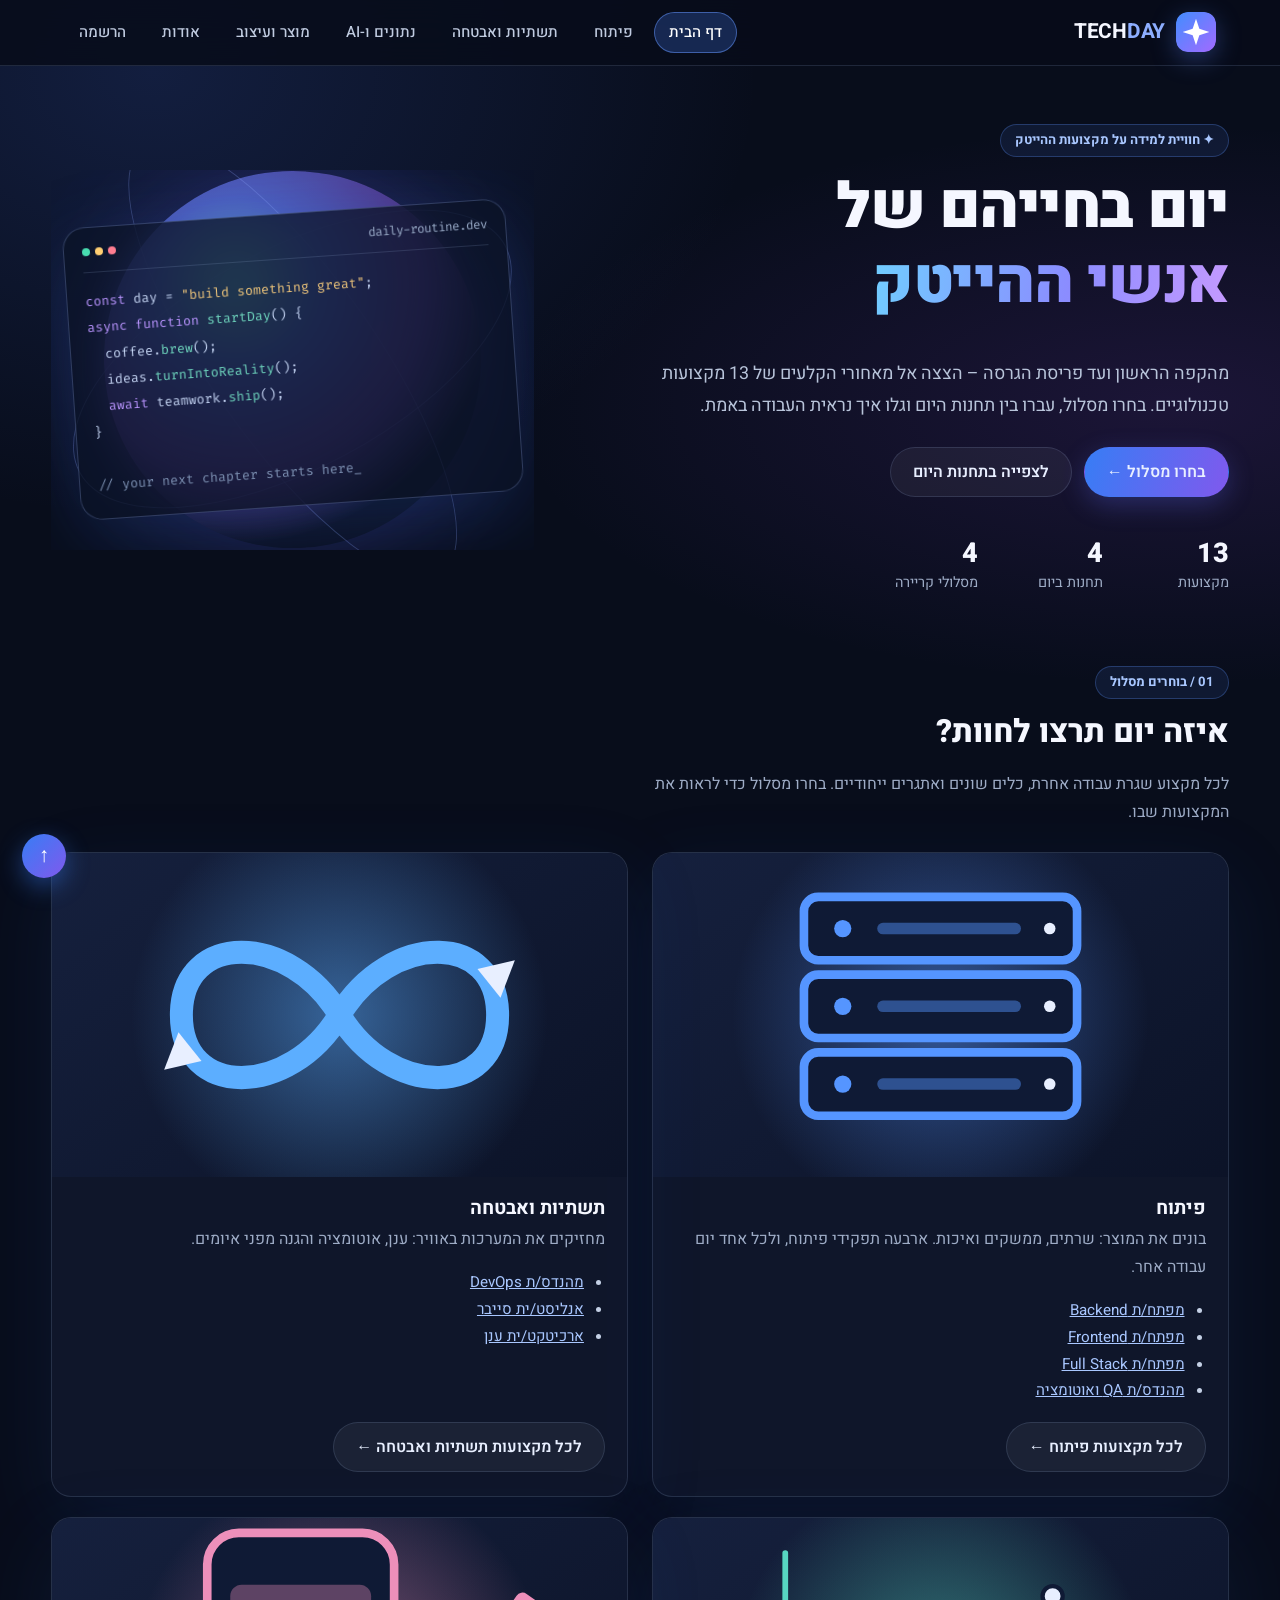
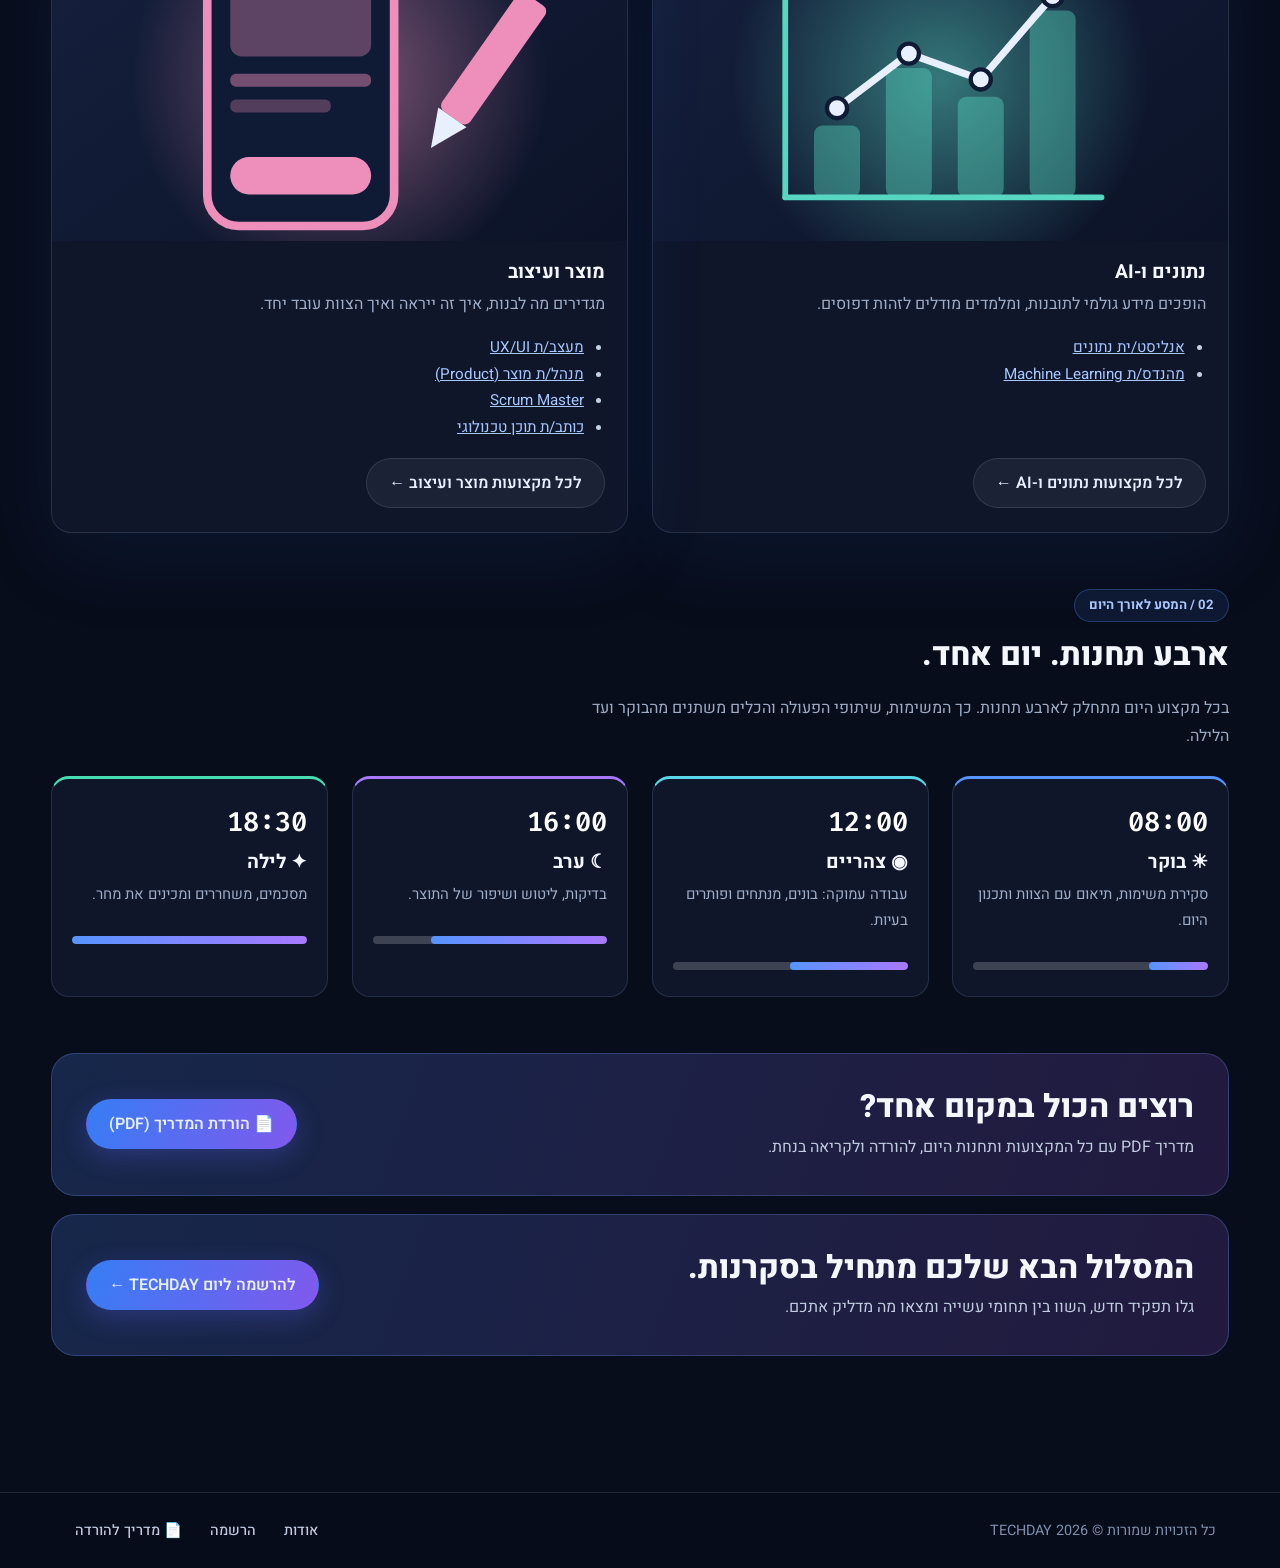
<file: index.html>
<!DOCTYPE html>
<!-- DOCTYPE: מודיע לדפדפן שזה מסמך HTML5, כדי שיציג אותו לפי התקן העדכני -->
<!-- html: התגית שעוטפת את כל הדף.
     lang="he": שפת הדף עברית (עוזר לקוראי מסך, למנועי חיפוש ולתרגום אוטומטי).
     dir="rtl": כיוון הכתיבה מימין לשמאל, כך שכל הדף "מתחיל" מצד ימין -->
<html lang="he" dir="rtl">
<!-- ===== head: מידע על הדף. שום דבר כאן לא מוצג בתוך הדף עצמו ===== -->
<head>
<meta charset="UTF-8">
<!-- meta charset: קידוד התווים. UTF-8 מאפשר להציג עברית, אימוג'י וסימנים מיוחדים בלי ג'יבריש.
     השורה הזו חייבת להיות בתחילת ה-head -->
<!-- viewport: חובה לאתר רספונסיבי. אומר לטלפון להציג את הדף ברוחב המסך האמיתי
     (width=device-width) ובלי הגדלה התחלתית (initial-scale=1.0), ולא "להקטין" אתר של מחשב.
     בלי השורה הזו ה-media queries ב-CSS לא יעבדו נכון בטלפון -->
<meta name="viewport" content="width=device-width, initial-scale=1.0">
<!-- meta description: תיאור קצר של הדף. לא מוצג בדף, אבל גוגל מציג אותו
     מתחת לכותרת בתוצאות החיפוש. לכל דף תיאור משלו (קידום אתרים, SEO) -->
<meta name="description" content="מסע בין תחנות היום של 13 מקצועות בהייטק: פיתוח, תשתיות ואבטחה, נתונים ו-AI, מוצר ועיצוב.">
<!-- theme-color: צבע שורת הכתובת של הדפדפן בטלפון. זה אותו צבע כחול-לילה של רקע האתר -->
<meta name="theme-color" content="#080d1b">
<!-- title: הכותרת שמופיעה בלשונית של הדפדפן ובתוצאות החיפוש של גוגל.
     המבנה בכל הדפים זהה: שם הדף, קו אנכי ושם האתר -->
<title>יום בחייהם של אנשי ההייטק | TECHDAY</title>
<!-- favicon: האייקון הקטן שמופיע בלשונית ליד הכותרת.
     index.html נמצא בתיקייה הראשית, ולכן הנתיב מתחיל ישר בשם התיקייה -->
<link rel="icon" href="favicon.ico" type="image/x-icon">

<!-- preconnect: "מתחבר מראש" לשרתים של Google Fonts, עוד לפני שמבקשים מהם את הגופנים,
     וכך הגופנים נטענים מהר יותר.
     בשורה השנייה יש crossorigin, כי קובצי הגופן עצמם מורדים משרת אחר (fonts.gstatic.com) -->
<link rel="preconnect" href="https://fonts.googleapis.com">
<link rel="preconnect" href="https://fonts.gstatic.com" crossorigin>
<!-- טעינת הגופנים מ-Google Fonts (שניהם תומכים בעברית):
     Heebo - הגופן של כל הטקסט באתר. wght@300;400;...;900: העוביים שמורידים, מדק מאוד ועד שמן מאוד
     Fira Code - גופן "מכונת כתיבה" (כל התווים באותו רוחב), לקוד ולשעות.
     &amp; בכתובת הוא הדרך לכתוב את התו & בתוך HTML (הוא מפריד בין שני הגופנים).
     display=swap: עד שהגופן נטען מוצג גופן גיבוי, כדי שהטקסט לא יהיה שקוף בזמן הטעינה -->
<link rel="stylesheet" href="https://fonts.googleapis.com/css2?family=Heebo:wght@300;400;500;600;700;800;900&amp;family=Fira+Code:wght@400;500;600&amp;display=swap">
<!-- קובץ העיצוב המשותף לכל הדפים: צבעים, גופנים, כותרת עליונה, תפריט, כפתורים, טבלאות וכותרת תחתונה -->
<link rel="stylesheet" href="css/style.css">
<!-- קובץ העיצוב של דף הבית בלבד. הוא נטען אחרי style.css,
     ולכן כלל כאן יכול "לדרוס" כלל משותף עם אותו סלקטור -->
<link rel="stylesheet" href="css/index.css">
</head>
<!-- ===== body: כל מה שמוצג בדף ===== -->
<body>
<!-- ===== header: הכותרת העליונה. זהה בכל דפי האתר =====
     ב-CSS (style.css) היא "דביקה" (position: sticky): נשארת בראש המסך בזמן גלילה.
     היא גם flex בשורה: הלוגו בצד אחד והתפריט בצד השני (justify-content: space-between).
     ב-CSS כתוב body > header - רק header שהוא ילד ישיר של body, ולא ה-header שבתוך main -->
<header>
  <!-- הלוגו ושם האתר עטופים בקישור אחד לדף הבית, כך שלחיצה על כל אחד מהם מחזירה לדף הבית -->
  <a href="index.html">
    <!-- img: תמונת הלוגו (קובץ SVG - תמונה וקטורית שנשארת חדה בכל גודל).
         alt: טקסט חלופי, שקורא מסך מקריא לעיוורים ושמוצג אם התמונה לא נטענת.
         width ו-height: המידות של התמונה. הדפדפן שומר לה מקום מראש, והדף לא "קופץ" כשהיא נטענת -->
    <img src="assets/images/logo.svg" alt="לוגו TECHDAY - לחיצה מובילה לדף הבית" width="40" height="40">
    <!-- strong: שם האתר, מודגש. החלק DAY עטוף ב-span, כדי שב-CSS יקבל צבע אחר (כחול) -->
    <strong>TECH<span>DAY</span></strong>
  </a>
  <!-- nav: תגית סמנטית לתפריט ניווט. בתוכה רשימה לא ממוספרת (ul), וכל פריט (li) הוא קישור לדף.
       aria-label: שם לתפריט בשביל קוראי מסך, כי יש באתר שני תפריטים (גם בכותרת התחתונה).
       ב-CSS הרשימה היא flex עם גלישה (flex-wrap), והקישורים נראים כמו כפתורים מעוגלים.
       מ-index.html נכנסים לתיקיית pages, ולכן שאר הנתיבים מתחילים ב-pages/ -->
  <nav aria-label="תפריט ראשי">
    <ul>
      <!-- aria-current="page": מסמן שזה הקישור לדף שבו נמצאים עכשיו.
           קורא מסך מודיע "הדף הנוכחי", וה-CSS מדגיש אותו בעזרת סלקטור תכונה: nav a[aria-current="page"] -->
      <li><a href="index.html" aria-current="page">דף הבית</a></li>
      <li><a href="pages/development.html">פיתוח</a></li>
      <li><a href="pages/infrastructure.html">תשתיות ואבטחה</a></li>
      <li><a href="pages/data-ai.html">נתונים ו-AI</a></li>
      <li><a href="pages/product-design.html">מוצר ועיצוב</a></li>
      <li><a href="pages/about.html">אודות</a></li>
      <li><a href="pages/order.html">הרשמה</a></li>
    </ul>
  </nav>
</header>

<!-- ===== div.wrapper: העוטף של התוכן המרכזי =====
     בדף הזה אין aside, ולכן main תופס את כל הרוחב.
     ב-CSS יש לו flex: 1, ולכן הוא תופס את כל הגובה הפנוי ודוחף את הכותרת התחתונה לתחתית המסך גם כשהדף קצר -->
<div class="wrapper">
<!-- ===== main: התוכן המרכזי והייחודי של הדף. יש רק main אחד בכל דף ===== -->
<main>
  <!-- ===== 1. Hero: החלק הפותח של דף הבית =====
       section: תגית סמנטית לחלק בדף שיש לו נושא משלו.
       ב-CSS (index.css) הוא flex בשורה: הטקסט מצד ימין והאיור מצד שמאל.
       במסך צר מ-900 פיקסלים הם עוברים לעמודה, והאיור יורד מתחת לטקסט -->
  <section class="hero">
    <!-- div שמקבץ את כל הטקסט, כדי שיהיה פריט flex אחד מול האיור.
         ב-CSS: .hero > div:first-child - הילד הראשון של hero, שתופס כ-54% מהרוחב -->
    <div>
      <!-- span.eyebrow: תווית קטנה ומעוגלת מעל הכותרת ("גבה" בתרגום חופשי).
           העיצוב שלה משותף לכל הדפים ונמצא ב-style.css -->
      <span class="eyebrow">✦ חוויית למידה על מקצועות ההייטק</span>
      <!-- h1: הכותרת הראשית והחשובה ביותר בדף. יש רק h1 אחד בכל דף.
           br: ירידת שורה בתוך הכותרת.
           span: החלק "אנשי ההייטק" צבוע במעבר צבעים (gradient). ב-CSS הרקע נצבע במעבר צבעים,
           background-clip: text "גוזר" אותו לצורת האותיות, והטקסט עצמו שקוף, כך שרואים את הצבעים דרך האותיות -->
      <h1>יום בחייהם של<br><span>אנשי ההייטק</span></h1>
      <!-- p.lead: פסקת פתיחה, בגופן קצת גדול יותר ובצבע בהיר יותר.
           &ndash; היא ישות HTML שמציגה קו מפריד בינוני (–) -->
      <p class="lead">מהקפה הראשון ועד פריסת הגרסה &ndash; הצצה אל מאחורי הקלעים של 13 מקצועות טכנולוגיים. בחרו מסלול, עברו בין תחנות היום וגלו איך נראית העבודה באמת.</p>
      <!-- שני קישורים שמעוצבים ככפתורים: class="btn" לכפתור רגיל, ו-"btn primary" לכפתור הבולט (מעבר צבעים).
           הקישורים הם קישורים פנימיים: href="#tracks" קופץ לאלמנט עם id="tracks" באותו דף.
           הקפיצה חלקה בזכות scroll-behavior: smooth, ו-scroll-padding-top ב-CSS משאיר מקום
           כדי שהכותרת הדביקה לא תסתיר את הכותרת של החלק.
           ב-CSS p.buttons הוא flex: שני הכפתורים זה לצד זה, עם רווח ביניהם -->
      <p class="buttons">
        <a class="btn primary" href="#tracks">בחרו מסלול ←</a>
        <a class="btn" href="#day">לצפייה בתחנות היום</a>
      </p>
      <!-- dl: רשימת הגדרות (description list). dt = המונח (כאן: המספר), dd = ההסבר שלו.
           כל זוג dt ו-dd עטוף ב-div (מותר ב-HTML5), כדי שב-CSS כל זוג יהיה פריט flex אחד.
           dl עצמו הוא flex בשורה: שלושת הנתונים זה לצד זה -->
      <dl>
        <div><dt>13</dt><dd>מקצועות</dd></div>
        <div><dt>4</dt><dd>תחנות ביום</dd></div>
        <div><dt>4</dt><dd>מסלולי קריירה</dd></div>
      </dl>
    </div>
    <!-- ===== האיור של ה-hero: כדור זוהר, שני מסלולים וחלון קוד מדומה =====
         הכול מצויר ב-CSS, בלי תמונות.
         aria-hidden="true": האיור הוא קישוט בלבד, ולכן קוראי מסך מדלגים עליו (כולל הקוד שבתוכו).
         ב-CSS הוא position: relative, וכך הכדור והמסלולים (position: absolute) ממוקמים ביחס אליו.
         overflow: hidden חותך את מה שבולט מחוץ לגבולות שלו -->
    <div class="hero-art" aria-hidden="true">
      <!-- div.orb: כדור זוהר. div ריק, שה-CSS הופך לעיגול (border-radius: 50%)
           עם מעבר צבעים עגול (radial-gradient) והילה (box-shadow).
           האנימציה float מרימה ומורידה אותו לאט, בלולאה אינסופית -->
      <div class="orb"></div>
      <!-- div.orbit: שני "מסלולים" אליפטיים מסביב לכדור: div ריק עם מסגרת דקה ופינות עגולות, מסובב באלכסון.
           ב-CSS .orbit + .orbit בוחר את המסלול השני (שבא מיד אחרי הראשון) ונותן לו גודל וזווית אחרים -->
      <div class="orbit"></div>
      <div class="orbit"></div>
      <!-- div.hero-window: "חלון עורך קוד" מדומה. הקוד לא אמיתי, הוא רק להמחשה.
           position: relative נותן לו שכבה מעל הכדור והמסלולים.
           האנימציה tilt מטה אותו מעט קדימה ואחורה -->
      <div class="hero-window">
        <!-- שורת הכותרת של החלון: שם הקובץ, ושלוש נקודות צבעוניות כמו הכפתורים של חלון אמיתי.
             כל נקודה היא תגית i ריקה, שה-CSS הופך לעיגול צבעוני (אדום, צהוב, ירוק).
             span.dots הוא flex, ו-window-head הוא flex עם space-between, ולכן שם הקובץ והנקודות בשני הקצוות -->
        <p class="window-head"><span>daily-routine.dev</span><span class="dots"><i></i><i></i><i></i></span></p>
<!-- pre: מציג את הטקסט בדיוק כמו שהוא כתוב, כולל רווחים וירידות שורה. code: מסמן שזה קוד.
     בגלל זה שורות הקוד לא מוזחות פנימה כמו שאר ה-HTML: כל רווח בתוך pre מוצג בדף.
     כל span עם class צובע חלק בקוד, כמו בעורך קוד אמיתי:
     k = מילת מפתח (const, async function, await), s = מחרוזת טקסט, c = שם פונקציה, m = הערה.
     ב-CSS ה-pre מקבל direction: ltr, כי קוד נכתב משמאל לימין -->
<pre><code><span class="k">const</span> day = <span class="s">"build something great"</span>;
<span class="k">async function</span> <span class="c">startDay</span>() {
  coffee.<span class="c">brew</span>();
  ideas.<span class="c">turnIntoReality</span>();
  <span class="k">await</span> teamwork.<span class="c">ship</span>();
}

<span class="m">// your next chapter starts here_</span></code></pre>
      </div>
    </div>
  </section>


  <!-- ===== 2. בוחרים מסלול: ארבעה כרטיסי קטגוריות =====
       id="tracks": "כתובת" של החלק בתוך הדף. הכפתור "בחרו מסלול" ב-hero מוביל לכאן (href="#tracks") -->
  <section id="tracks">
    <span class="eyebrow">01 / בוחרים מסלול</span>
    <h2>איזה יום תרצו לחוות?</h2>
    <p>לכל מקצוע שגרת עבודה אחרת, כלים שונים ואתגרים ייחודיים. בחרו מסלול כדי לראות את המקצועות שבו.</p>
    <!-- div.categories: הרשת של הכרטיסים. ב-CSS הוא flex עם גלישה:
         כל כרטיס תופס כ-47% מהרוחב, ולכן נכנסים שניים בשורה. בטלפון כל כרטיס בשורה משלו -->
    <div class="categories">

      
      <!-- ===== כרטיס 1: פיתוח =====
           article: תגית סמנטית לתוכן שעומד בפני עצמו. class="card": עיצוב הכרטיס המשותף לכל האתר (style.css).
           מבנה כל כרטיס: תמונה, ומתחתיה div עם כותרת (h3), תיאור (p), רשימת מקצועות (ul) וכפתור.
           ב-CSS הכרטיס הוא flex בעמודה, וה-div בתוכו מקבל flex: 1 וגם הוא flex בעמודה.
           לכפתור יש margin-top: auto, שדוחף אותו לתחתית הכרטיס, וכך הכפתורים בכל הכרטיסים באותו גובה -->
      <article class="card">
        <!-- תכונות התמונה:
             alt - תיאור התמונה לקוראי מסך
             width / height - שומרים לתמונה מקום מראש, כדי שהדף לא יקפוץ כשהיא נטענת
             loading="lazy" - טעינה עצלה: התמונה נטענת רק כשגוללים ומתקרבים אליה, ולא כולן מיד בפתיחת הדף.
             כך הדף נפתח מהר יותר.
             ב-CSS: aspect-ratio: 16 / 9 ו-object-fit: cover - כל התמונות באותו יחס, ומה שלא נכנס נחתך בלי עיוות -->
        <img src="assets/images/professions/backend.svg" alt="איור של מקצועות בקטגוריית פיתוח" width="400" height="300" loading="lazy">
        <div>
          <h3>פיתוח</h3>
          <p>בונים את המוצר: שרתים, ממשקים ואיכות. ארבעה תפקידי פיתוח, ולכל אחד יום עבודה אחר.</p>
          <ul>
            <!-- כל קישור מוביל לדף אחר, ואחרי ה-# יש id של מקצוע בדף ההוא.
                 כך הדפדפן פותח את הדף וגולל ישר לכרטיס של המקצוע, וה-CSS מדגיש אותו (:target ב-professions.css) -->
            <li><a href="pages/development.html#backend">מפתח/ת Backend</a></li>
            <li><a href="pages/development.html#frontend">מפתח/ת Frontend</a></li>
            <li><a href="pages/development.html#fullstack">מפתח/ת Full Stack</a></li>
            <li><a href="pages/development.html#qa">מהנדס/ת QA ואוטומציה</a></li>
          </ul>
          <!-- כפתור לדף של כל המסלול, בלי #: הדף נפתח מההתחלה. ← הוא תו של חץ -->
          <a class="btn" href="pages/development.html">לכל מקצועות פיתוח ←</a>
        </div>
      </article>

      <!-- ===== כרטיס 2: תשתיות ואבטחה. אותו מבנה כמו כרטיס 1 ===== -->
      <article class="card">
        <img src="assets/images/professions/devops.svg" alt="איור של מקצועות בקטגוריית תשתיות ואבטחה" width="400" height="300" loading="lazy">
        <div>
          <h3>תשתיות ואבטחה</h3>
          <p>מחזיקים את המערכות באוויר: ענן, אוטומציה והגנה מפני איומים.</p>
          <ul>
            <li><a href="pages/infrastructure.html#devops">מהנדס/ת DevOps</a></li>
            <li><a href="pages/infrastructure.html#cyber">אנליסט/ית סייבר</a></li>
            <li><a href="pages/infrastructure.html#cloud">ארכיטקט/ית ענן</a></li>
          </ul>
          <a class="btn" href="pages/infrastructure.html">לכל מקצועות תשתיות ואבטחה ←</a>
        </div>
      </article>

      <!-- ===== כרטיס 3: נתונים ו-AI. אותו מבנה כמו כרטיס 1 ===== -->
      <article class="card">
        <img src="assets/images/professions/data.svg" alt="איור של מקצועות בקטגוריית נתונים ו-AI" width="400" height="300" loading="lazy">
        <div>
          <h3>נתונים ו-AI</h3>
          <p>הופכים מידע גולמי לתובנות, ומלמדים מודלים לזהות דפוסים.</p>
          <ul>
            <li><a href="pages/data-ai.html#data">אנליסט/ית נתונים</a></li>
            <li><a href="pages/data-ai.html#ml">מהנדס/ת Machine Learning</a></li>
          </ul>
          <a class="btn" href="pages/data-ai.html">לכל מקצועות נתונים ו-AI ←</a>
        </div>
      </article>

      <!-- ===== כרטיס 4: מוצר ועיצוב. אותו מבנה כמו כרטיס 1 ===== -->
      <article class="card">
        <img src="assets/images/professions/ux.svg" alt="איור של מקצועות בקטגוריית מוצר ועיצוב" width="400" height="300" loading="lazy">
        <div>
          <h3>מוצר ועיצוב</h3>
          <p>מגדירים מה לבנות, איך זה ייראה ואיך הצוות עובד יחד.</p>
          <ul>
            <li><a href="pages/product-design.html#ux">מעצב/ת UX/UI</a></li>
            <li><a href="pages/product-design.html#pm">מנהל/ת מוצר (Product)</a></li>
            <li><a href="pages/product-design.html#scrum">Scrum Master</a></li>
            <li><a href="pages/product-design.html#writer">כותב/ת תוכן טכנולוגי</a></li>
          </ul>
          <a class="btn" href="pages/product-design.html">לכל מקצועות מוצר ועיצוב ←</a>
        </div>
      </article>


    </div>
  </section>



  <!-- ===== 3. ארבע תחנות היום =====
       id="day": הכפתור "לצפייה בתחנות היום" ב-hero מוביל לכאן -->
  <section id="day">
    <span class="eyebrow">02 / המסע לאורך היום</span>
    <h2>ארבע תחנות. יום אחד.</h2>
    <p>בכל מקצוע היום מתחלק לארבע תחנות. כך המשימות, שיתופי הפעולה והכלים משתנים מהבוקר ועד הלילה.</p>
    <!-- ol: רשימה ממוספרת (ordered list), כי לתחנות יש סדר: בוקר, צהריים, ערב, לילה.
         ב-CSS המספרים הרגילים מבוטלים (list-style: none), והרשימה היא flex עם גלישה:
         ארבע תחנות בשורה במחשב, אחת בשורה בטלפון.
         לכל תחנה פס צבע אחר בראש הכרטיס, בעזרת li:nth-child(2), (3), (4) -->
    <ol class="stations">
        <li>
          <!-- time: תגית לשעה או לתאריך. datetime: השעה בפורמט שמחשב מבין (שעות:דקות),
               והטקסט בין התגיות הוא מה שרואים בדף. ב-CSS כל ה-time באתר בגופן Fira Code -->
          <time datetime="08:00">08:00</time>
          <h3>☀ בוקר</h3>
          <p>סקירת משימות, תיאום עם הצוות ותכנון היום.</p>
          <!-- progress: פס התקדמות (נושא הלמידה העצמית). value: כמה כבר עברנו, max: הסך הכול.
               כאן: תחנה 1 מתוך 4, ולכן הפס מלא ברבע. הטקסט בין התגיות מוצג רק בדפדפן ישן שלא מכיר את progress.
               העיצוב של הפס (צבע, עובי, פינות) נמצא ב-style.css -->
          <progress value="1" max="4">תחנה 1 מתוך 4</progress>
        </li>
        <li>
          <time datetime="12:00">12:00</time>
          <h3>◉ צהריים</h3>
          <p>עבודה עמוקה: בונים, מנתחים ופותרים בעיות.</p>
          <progress value="2" max="4">תחנה 2 מתוך 4</progress>
        </li>
        <li>
          <time datetime="16:00">16:00</time>
          <h3>☾ ערב</h3>
          <p>בדיקות, ליטוש ושיפור של התוצר.</p>
          <progress value="3" max="4">תחנה 3 מתוך 4</progress>
        </li>
        <li>
          <time datetime="18:30">18:30</time>
          <h3>✦ לילה</h3>
          <p>מסכמים, משחררים ומכינים את מחר.</p>
          <progress value="4" max="4">תחנה 4 מתוך 4</progress>
        </li>
    </ol>
  </section>

  <!-- ===== 4. שני פאנלים בסוף הדף: הורדת המדריך והרשמה ===== -->
  <section>
    <!-- div.cta-panel: פאנל "קריאה לפעולה" (Call To Action).
         ב-CSS הוא flex בשורה עם space-between: הטקסט בצד אחד והכפתור בצד השני -->
    <div class="cta-panel">
      <div>
        <h2>רוצים הכול במקום אחד?</h2>
        <p>מדריך PDF עם כל המקצועות ותחנות היום, להורדה ולקריאה בנחת.</p>
      </div>
      <!-- קישור להורדת קובץ ה-PDF מתיקיית assets/files.
           download: הדפדפן מוריד את הקובץ למחשב, במקום לפתוח אותו -->
      <a class="btn primary" href="assets/files/techday-guide.pdf" download>הורדת המדריך (PDF)</a>
    </div>
    <!-- פאנל שני, באותו מבנה: קישור לדף ההרשמה.
         ב-CSS .cta-panel + .cta-panel מוסיף רווח רק מעל הפאנל השני -->
    <div class="cta-panel">
      <div>
        <h2>המסלול הבא שלכם מתחיל בסקרנות.</h2>
        <p>גלו תפקיד חדש, השוו בין תחומי עשייה ומצאו מה מדליק אתכם.</p>
      </div>
      <a class="btn primary" href="pages/order.html">להרשמה ליום TECHDAY ←</a>
    </div>
  </section>
</main>

</div>

<!-- ===== footer: הכותרת התחתונה. זהה בכל דפי האתר =====
     ב-CSS היא flex בשורה: זכויות היוצרים בצד אחד והקישורים בצד השני.
     &copy; היא "ישות" (entity) של HTML שמציגה את הסימן © -->
<footer>
  <p>כל הזכויות שמורות &copy; 2026 TECHDAY</p>
  <!-- תפריט ניווט שני, עם aria-label אחר, כדי שקורא מסך יבדיל בינו לבין התפריט הראשי -->
  <nav aria-label="קישורים תחתונים">
    <ul>
      <li><a href="pages/about.html">אודות</a></li>
      <li><a href="pages/order.html">הרשמה</a></li>
      <!-- download: הדפדפן מוריד את הקובץ למחשב, במקום לפתוח אותו בלשונית.
           את הסמל 📄 שליד הקישור לא כותבים כאן: ה-CSS מוסיף אותו לבד לכל קישור שמסתיים ב-.pdf (a[href$=".pdf"]::before) -->
      <li><a href="assets/files/techday-guide.pdf" download>מדריך להורדה</a></li>
    </ul>
  </nav>
</footer>

<!-- כפתור "חזרה לראש הדף": קבוע בפינת המסך (position: fixed ב-CSS) ולא זז בגלילה.
     href="#": קישור לראש הדף. הגלילה חלקה בזכות scroll-behavior: smooth ב-CSS.
     aria-label: לכפתור יש רק חץ בלי מילים, ולכן נותנים לו שם בשביל קוראי מסך -->
<a class="to-top" href="#" aria-label="חזרה לראש הדף">↑</a>
</body>
</html>
</file>
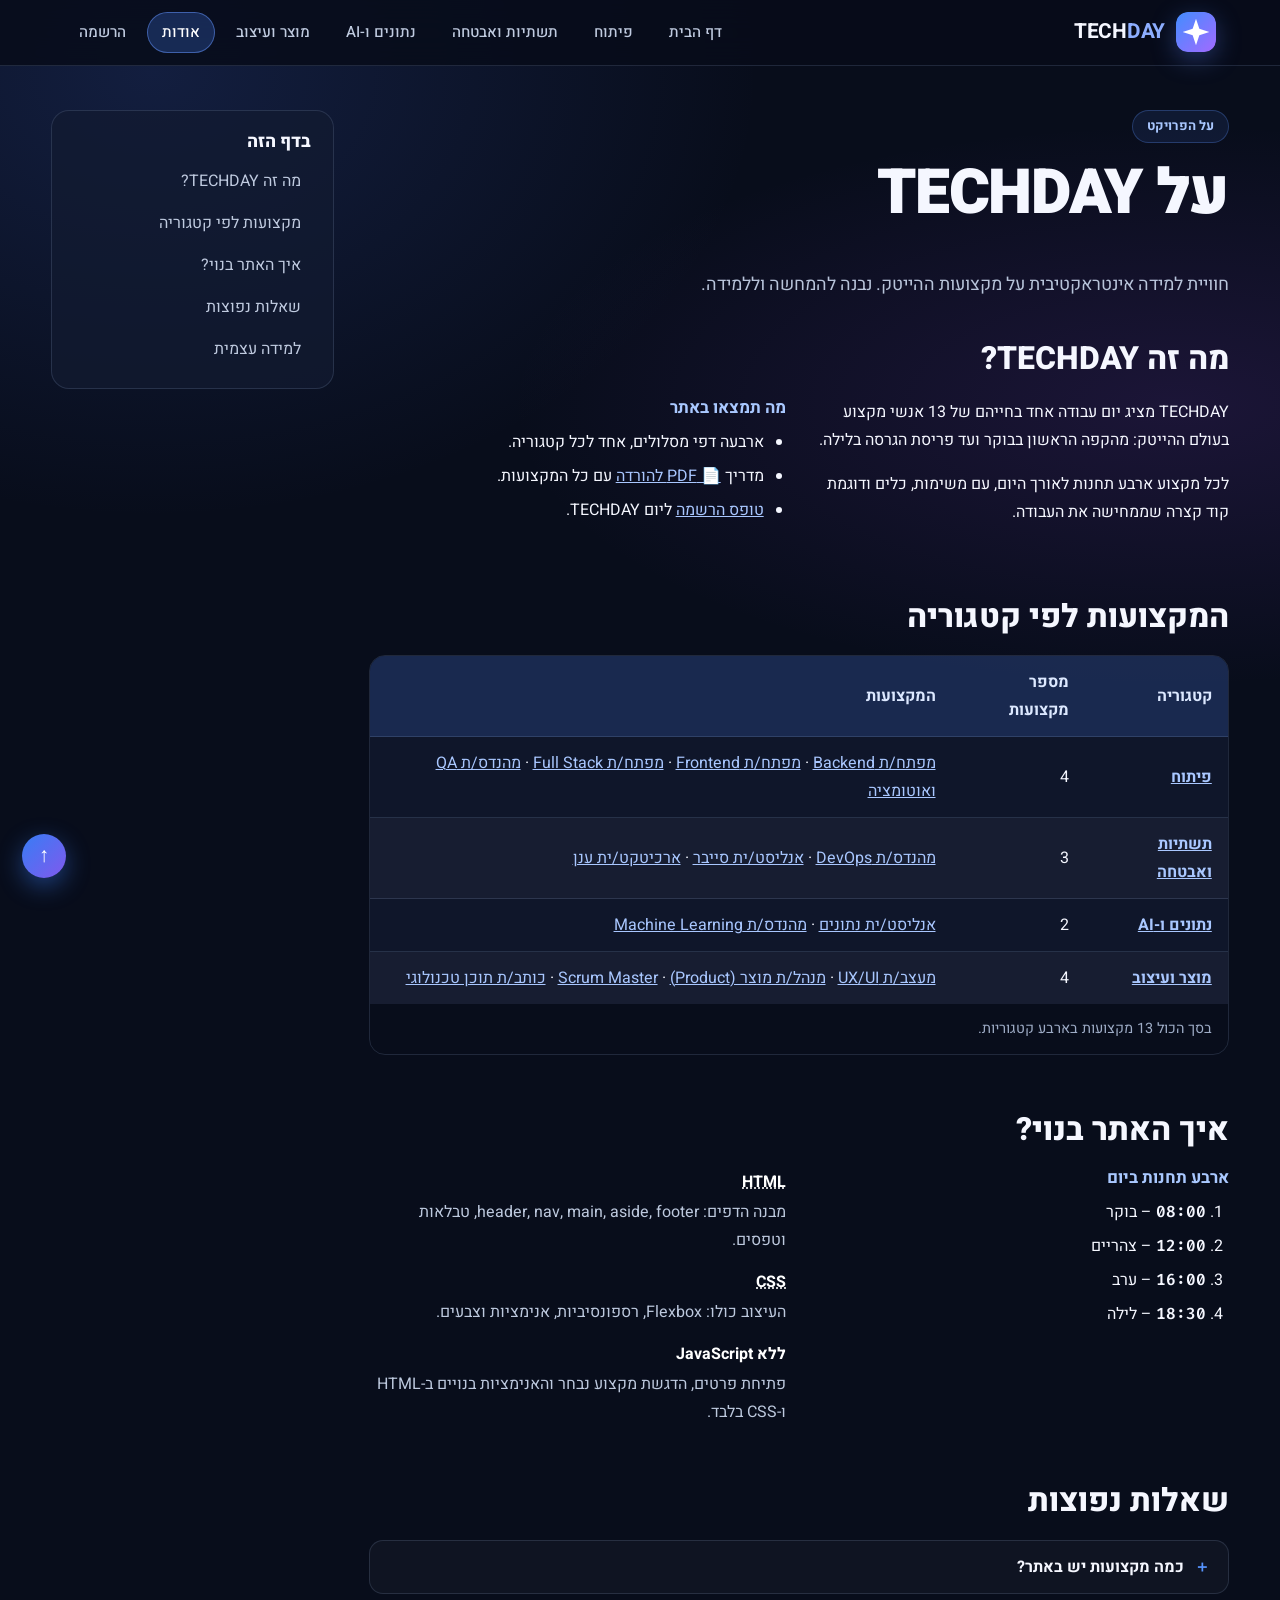
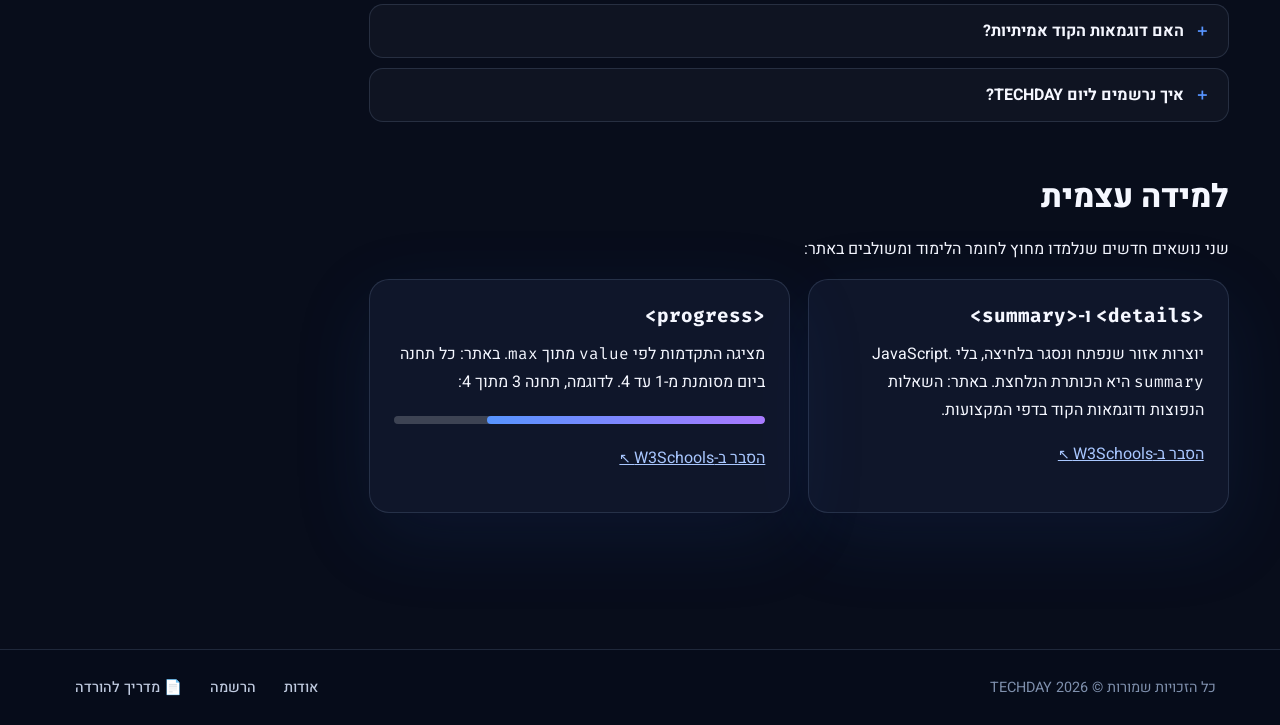
<file: pages/about.html>
<!DOCTYPE html>
<!-- DOCTYPE: מודיע לדפדפן שזה מסמך HTML5, כדי שיציג אותו לפי התקן העדכני -->
<!-- html: התגית שעוטפת את כל הדף.
     lang="he": שפת הדף עברית (עוזר לקוראי מסך, למנועי חיפוש ולתרגום אוטומטי).
     dir="rtl": כיוון הכתיבה מימין לשמאל, כך שכל הדף "מתחיל" מצד ימין -->
<html lang="he" dir="rtl">
<!-- ===== head: מידע על הדף. שום דבר כאן לא מוצג בתוך הדף עצמו ===== -->
<head>
<meta charset="UTF-8">
<!-- meta charset: קידוד התווים. UTF-8 מאפשר להציג עברית, אימוג'י וסימנים מיוחדים בלי ג'יבריש.
     השורה הזו חייבת להיות בתחילת ה-head -->
<!-- viewport: חובה לאתר רספונסיבי. אומר לטלפון להציג את הדף ברוחב המסך האמיתי
     (width=device-width) ובלי הגדלה התחלתית (initial-scale=1.0), ולא "להקטין" אתר של מחשב.
     בלי השורה הזו ה-media queries ב-CSS לא יעבדו נכון בטלפון -->
<meta name="viewport" content="width=device-width, initial-scale=1.0">
<!-- meta description: תיאור קצר של הדף. לא מוצג בדף, אבל גוגל מציג אותו
     מתחת לכותרת בתוצאות החיפוש. לכל דף תיאור משלו (קידום אתרים, SEO) -->
<meta name="description" content="על TECHDAY: חוויית למידה אינטראקטיבית על מקצועות ההייטק.">
<!-- theme-color: צבע שורת הכתובת של הדפדפן בטלפון. זה אותו צבע כחול-לילה של רקע האתר -->
<meta name="theme-color" content="#080d1b">
<!-- title: הכותרת שמופיעה בלשונית של הדפדפן ובתוצאות החיפוש של גוגל.
     המבנה בכל הדפים זהה: שם הדף, קו אנכי ושם האתר -->
<title>אודות | TECHDAY</title>
<!-- favicon: האייקון הקטן שמופיע בלשונית ליד הכותרת.
     הדף נמצא בתיקיית pages, ולכן ../ "עולה" תיקייה אחת למעלה, לתיקייה הראשית של האתר -->
<link rel="icon" href="../favicon.ico" type="image/x-icon">
<!-- preconnect: "מתחבר מראש" לשרתים של Google Fonts, עוד לפני שמבקשים מהם את הגופנים,
     וכך הגופנים נטענים מהר יותר.
     בשורה השנייה יש crossorigin, כי קובצי הגופן עצמם מורדים משרת אחר (fonts.gstatic.com) -->
<link rel="preconnect" href="https://fonts.googleapis.com">
<link rel="preconnect" href="https://fonts.gstatic.com" crossorigin>
<!-- טעינת הגופנים מ-Google Fonts (שניהם תומכים בעברית):
     Heebo - הגופן של כל הטקסט באתר. wght@300;400;...;900: העוביים שמורידים, מדק מאוד ועד שמן מאוד
     Fira Code - גופן "מכונת כתיבה" (כל התווים באותו רוחב), לקוד ולשעות.
     &amp; בכתובת הוא הדרך לכתוב את התו & בתוך HTML (הוא מפריד בין שני הגופנים).
     display=swap: עד שהגופן נטען מוצג גופן גיבוי, כדי שהטקסט לא יהיה שקוף בזמן הטעינה -->
<link rel="stylesheet" href="https://fonts.googleapis.com/css2?family=Heebo:wght@300;400;500;600;700;800;900&amp;family=Fira+Code:wght@400;500;600&amp;display=swap">
<!-- קובץ העיצוב המשותף לכל הדפים: צבעים, גופנים, כותרת עליונה, תפריט, כפתורים, טבלאות וכותרת תחתונה -->
<link rel="stylesheet" href="../css/style.css">
<!-- קובץ העיצוב של דף האודות בלבד. הוא נטען אחרי style.css,
     ולכן כלל כאן יכול "לדרוס" כלל משותף עם אותו סלקטור -->
<link rel="stylesheet" href="../css/about.css">
</head>
<!-- ===== body: כל מה שמוצג בדף ===== -->
<body>
<!-- ===== header: הכותרת העליונה. זהה בכל דפי האתר =====
     ב-CSS (style.css) היא "דביקה" (position: sticky): נשארת בראש המסך בזמן גלילה.
     היא גם flex בשורה: הלוגו בצד אחד והתפריט בצד השני (justify-content: space-between).
     ב-CSS כתוב body > header - רק header שהוא ילד ישיר של body, ולא ה-header שבתוך main -->
<header>
  <!-- הלוגו ושם האתר עטופים בקישור אחד לדף הבית, כך שלחיצה על כל אחד מהם מחזירה לדף הבית -->
  <a href="../index.html">
    <!-- img: תמונת הלוגו (קובץ SVG - תמונה וקטורית שנשארת חדה בכל גודל).
         alt: טקסט חלופי, שקורא מסך מקריא לעיוורים ושמוצג אם התמונה לא נטענת.
         width ו-height: המידות של התמונה. הדפדפן שומר לה מקום מראש, והדף לא "קופץ" כשהיא נטענת -->
    <img src="../assets/images/logo.svg" alt="לוגו TECHDAY - לחיצה מובילה לדף הבית" width="40" height="40">
    <!-- strong: שם האתר, מודגש. החלק DAY עטוף ב-span, כדי שב-CSS יקבל צבע אחר (כחול) -->
    <strong>TECH<span>DAY</span></strong>
  </a>
  <!-- nav: תגית סמנטית לתפריט ניווט. בתוכה רשימה לא ממוספרת (ul), וכל פריט (li) הוא קישור לדף.
       aria-label: שם לתפריט בשביל קוראי מסך, כי יש באתר שני תפריטים (גם בכותרת התחתונה).
       ב-CSS הרשימה היא flex עם גלישה (flex-wrap), והקישורים נראים כמו כפתורים מעוגלים.
       הדפים האחרים נמצאים באותה תיקייה (pages), ולכן מספיק לכתוב את שם הקובץ.
       לדף הבית צריך לעלות תיקייה אחת: ../index.html -->
  <nav aria-label="תפריט ראשי">
    <ul>
      <li><a href="../index.html">דף הבית</a></li>
      <li><a href="development.html">פיתוח</a></li>
      <li><a href="infrastructure.html">תשתיות ואבטחה</a></li>
      <li><a href="data-ai.html">נתונים ו-AI</a></li>
      <li><a href="product-design.html">מוצר ועיצוב</a></li>
      <!-- aria-current="page": מסמן שזה הקישור לדף שבו נמצאים עכשיו.
           קורא מסך מודיע "הדף הנוכחי", וה-CSS מדגיש אותו בעזרת סלקטור תכונה: nav a[aria-current="page"] -->
      <li><a href="about.html" aria-current="page">אודות</a></li>
      <li><a href="order.html">הרשמה</a></li>
    </ul>
  </nav>
</header>

<!-- ===== div.wrapper: העוטף של התוכן המרכזי =====
     main מימין ו-aside (התפריט הצדדי) משמאל, זה לצד זה (flex בשורה).
     במסך צר מ-900 פיקסלים הם עוברים לעמודה, ו-aside יורד מתחת לתוכן.
     ב-CSS יש לו flex: 1, ולכן הוא תופס את כל הגובה הפנוי ודוחף את הכותרת התחתונה לתחתית המסך גם כשהדף קצר -->
<div class="wrapper">
<!-- ===== main: התוכן המרכזי והייחודי של הדף. יש רק main אחד בכל דף ===== -->
<main>
  <!-- header בתוך main: הפתיח של הדף (תווית, כותרת ראשית ופסקת פתיחה).
       מותר להשתמש ב-header גם בתוך main. ב-CSS כתוב main > header, ולכן העיצוב שלו
       נפרד מהכותרת העליונה של האתר (body > header) -->
  <header>
    <span class="eyebrow">על הפרויקט</span>
    <h1>על TECHDAY</h1>
    <p class="lead">חוויית למידה אינטראקטיבית על מקצועות ההייטק. נבנה להמחשה וללמידה.</p>
  </header>

  <!-- ===== 1. מה זה TECHDAY =====
       id="what": התפריט הצדדי (aside) בסוף הדף מקשר לכאן עם href="#what" -->
  <section id="what">
    <h2>מה זה TECHDAY?</h2>
    <!-- div.about-grid: שתי עמודות זו לצד זו. ב-CSS (about.css) הוא flex עם גלישה,
         וכל ילד תופס כ-45% מהרוחב. במסך צר מ-900 פיקסלים כל עמודה בשורה משלה -->
    <div class="about-grid">
      <div>
        <p>TECHDAY מציג יום עבודה אחד בחייהם של 13 אנשי מקצוע בעולם ההייטק: מהקפה הראשון בבוקר ועד פריסת הגרסה בלילה.</p>
        <p>לכל מקצוע ארבע תחנות לאורך היום, עם משימות, כלים ודוגמת קוד קצרה שממחישה את העבודה.</p>
      </div>
      <div>
        <h3>מה תמצאו באתר</h3>
        <!-- ul: רשימה לא ממוספרת. בתוך הפריטים יש קישורים, כי מותר לשים קישור גם באמצע משפט -->
        <ul>
          <li>ארבעה דפי מסלולים, אחד לכל קטגוריה.</li>
          <li>מדריך <a href="../assets/files/techday-guide.pdf" download>PDF להורדה</a> עם כל המקצועות.</li>
          <li><a href="order.html">טופס הרשמה</a> ליום TECHDAY.</li>
        </ul>
      </div>
    </div>
  </section>

  <!-- ===== 2. טבלת המקצועות לפי קטגוריה ===== -->
  <section id="categories">
    <h2>המקצועות לפי קטגוריה</h2>
    <!-- div.table-wrap: עוטף את הטבלה. ב-CSS יש לו overflow-x: auto,
         ולכן בטלפון אפשר לגלול את הטבלה לצדדים במקום שהיא תבלוט מהמסך. הוא גם נותן לה פינות מעוגלות -->
    <div class="table-wrap">
      <!-- מבנה הטבלה:
           table - הטבלה כולה
           caption - כותרת או הסבר לטבלה (ב-CSS היא מוצגת מתחת לטבלה: caption-side: bottom)
           thead - שורת הכותרות. tbody - שורות התוכן
           tr - שורה. th - תא כותרת (מודגש). td - תא רגיל
           scope="col": תא הכותרת הזה הוא הכותרת של כל העמודה.
           scope="row": תא הכותרת הזה הוא הכותרת של כל השורה. scope עוזר לקוראי מסך להבין את הטבלה -->
      <table>
        <caption>בסך הכול 13 מקצועות בארבע קטגוריות.</caption>
        <thead>
          <tr><th scope="col">קטגוריה</th><th scope="col">מספר מקצועות</th><th scope="col">המקצועות</th></tr>
        </thead>
        <!-- בכל שורה: שם הקטגוריה (th, קישור לדף שלה), מספר המקצועות, והמקצועות עצמם.
             כל מקצוע הוא קישור לדף הקטגוריה, עם # ו-id של המקצוע, כך שהדפדפן גולל ישר אליו.
             &middot; היא ישות HTML שמציגה נקודה באמצע השורה (·), מפרידה בין המקצועות -->
        <tbody>
          <tr><th scope="row"><a href="development.html">פיתוח</a></th><td>4</td><td><a href="development.html#backend">מפתח/ת Backend</a> &middot; <a href="development.html#frontend">מפתח/ת Frontend</a> &middot; <a href="development.html#fullstack">מפתח/ת Full Stack</a> &middot; <a href="development.html#qa">מהנדס/ת QA ואוטומציה</a></td></tr>
          <tr><th scope="row"><a href="infrastructure.html">תשתיות ואבטחה</a></th><td>3</td><td><a href="infrastructure.html#devops">מהנדס/ת DevOps</a> &middot; <a href="infrastructure.html#cyber">אנליסט/ית סייבר</a> &middot; <a href="infrastructure.html#cloud">ארכיטקט/ית ענן</a></td></tr>
          <tr><th scope="row"><a href="data-ai.html">נתונים ו-AI</a></th><td>2</td><td><a href="data-ai.html#data">אנליסט/ית נתונים</a> &middot; <a href="data-ai.html#ml">מהנדס/ת Machine Learning</a></td></tr>
          <tr><th scope="row"><a href="product-design.html">מוצר ועיצוב</a></th><td>4</td><td><a href="product-design.html#ux">מעצב/ת UX/UI</a> &middot; <a href="product-design.html#pm">מנהל/ת מוצר (Product)</a> &middot; <a href="product-design.html#scrum">Scrum Master</a> &middot; <a href="product-design.html#writer">כותב/ת תוכן טכנולוגי</a></td></tr>
        </tbody>
      </table>
    </div>
  </section>

  <!-- ===== 3. איך האתר בנוי ===== -->
  <section id="how">
    <h2>איך האתר בנוי?</h2>
    <div class="about-grid">
      <div>
        <h3>ארבע תחנות ביום</h3>
        <!-- ol: רשימה ממוספרת של ארבע התחנות. time: השעה, עם datetime בפורמט שמחשב מבין -->
        <ol>
          <li><time datetime="08:00">08:00</time> &ndash; בוקר</li>
          <li><time datetime="12:00">12:00</time> &ndash; צהריים</li>
          <li><time datetime="16:00">16:00</time> &ndash; ערב</li>
          <li><time datetime="18:30">18:30</time> &ndash; לילה</li>
        </ol>
      </div>
      <!-- dl: רשימת הגדרות. dt = המונח, dd = ההסבר שלו.
           abbr: קיצור. title: הפירוש המלא, שמופיע כשמעבירים את העכבר מעל הקיצור.
           ב-CSS יש לו קו תחתון מנוקד וסמן של סימן שאלה (cursor: help), כדי שיהיה ברור שאפשר לעמוד עליו -->
      <dl class="glossary">
        <dt><abbr title="HyperText Markup Language">HTML</abbr></dt>
        <dd>מבנה הדפים: header, nav, main, aside, footer, טבלאות וטפסים.</dd>
        <dt><abbr title="Cascading Style Sheets">CSS</abbr></dt>
        <dd>העיצוב כולו: Flexbox, רספונסיביות, אנימציות וצבעים.</dd>
        <dt>ללא JavaScript</dt>
        <dd>פתיחת פרטים, הדגשת מקצוע נבחר והאנימציות בנויים ב-HTML ו-CSS בלבד.</dd>
      </dl>
    </div>
  </section>


  <!-- ===== 4. שאלות נפוצות: details ו-summary (נושא למידה עצמית) =====
       details: אזור שנפתח ונסגר בלחיצה, בלי JavaScript. כברירת מחדל הוא סגור.
       summary: הכותרת שרואים תמיד, ולוחצים עליה כדי לפתוח או לסגור. כל השאר בתוך details מוצג רק כשהוא פתוח.
       ב-CSS (style.css) summary::before מוסיף סימן ＋, ו-details[open] מחליף אותו ל-－ כשהשאלה פתוחה -->
  <section id="faq">
    <h2>שאלות נפוצות</h2>
    <details>
      <summary>כמה מקצועות יש באתר?</summary>
      <p>13 מקצועות בארבע קטגוריות: פיתוח (4), תשתיות ואבטחה (3), נתונים ו-AI (2) ומוצר ועיצוב (4).</p>
    </details>
    <details>
      <summary>האם דוגמאות הקוד אמיתיות?</summary>
      <p>אלה קטעי קוד קצרים שנועדו להמחשה בלבד, ולא קוד מוכן להרצה בסביבת ייצור.</p>
    </details>
    <details>
      <summary>איך נרשמים ליום TECHDAY?</summary>
      <p>ממלאים את <a href="order.html">טופס ההרשמה</a>. הטופס הוא הדגמה ואינו מחובר לשרת אמיתי.</p>
    </details>
  </section>

  <!-- ===== 5. למידה עצמית: שני הנושאים החדשים, כל אחד בכרטיס ===== -->
  <section id="learning">
    <h2>למידה עצמית</h2>
    <p>שני נושאים חדשים שנלמדו מחוץ לחומר הלימוד ומשולבים באתר:</p>
    <!-- div.learning: flex עם גלישה. שני כרטיסים (article.card) זה לצד זה, ובמסך צר זה מתחת לזה -->
    <div class="learning">
      <article class="card">
        <!-- &lt; ו-&gt; הן ישויות HTML שמציגות את התווים &lt; ו-&gt;.
             אם היינו כותבים &lt;details&gt; ישירות, הדפדפן היה חושב שזו תגית אמיתית ולא מציג אותה כטקסט.
             code: מסמן קוד, ומוצג בגופן Fira Code -->
        <h3><code>&lt;details&gt;</code> ו-<code>&lt;summary&gt;</code></h3>
        <p>יוצרות אזור שנפתח ונסגר בלחיצה, בלי JavaScript. <code>summary</code> היא הכותרת הנלחצת. באתר: השאלות הנפוצות ודוגמאות הקוד בדפי המקצועות.</p>
        <!-- קישור חיצוני לאתר W3Schools:
             target="_blank" - נפתח בלשונית חדשה, כדי שהאתר שלנו יישאר פתוח
             rel="noopener" - הגנה: הדף החדש לא יכול לשלוט בלשונית של האתר שלנו.
             את החץ ↖ שליד הקישור ה-CSS מוסיף לבד לכל קישור שמתחיל ב-http (a[href^="http"]::after) -->
        <p><a href="https://www.w3schools.com/tags/tag_details.asp" target="_blank" rel="noopener">הסבר ב-W3Schools</a></p>
      </article>
      <article class="card">
        <h3><code>&lt;progress&gt;</code></h3>
        <p>מציגה התקדמות לפי <code>value</code> מתוך <code>max</code>. באתר: כל תחנה ביום מסומנת מ-1 עד 4. לדוגמה, תחנה 3 מתוך 4:</p>
        <!-- דוגמה חיה ל-progress: value="3" מתוך max="4", ולכן הפס מלא בשלושה רבעים -->
        <progress value="3" max="4">3 מתוך 4</progress>
        <p><a href="https://www.w3schools.com/tags/tag_progress.asp" target="_blank" rel="noopener">הסבר ב-W3Schools</a></p>
      </article>
    </div>
  </section>
</main>
<!-- ===== aside: תפריט צדדי "בדף הזה" =====
     aside: תוכן משני, שקשור לדף אבל לא חלק מהתוכן המרכזי.
     כל קישור מוביל ל-id של section באותו דף (#what, #categories...).
     ב-CSS הוא sticky: נשאר על המסך בזמן גלילה, כך שאפשר לקפוץ בין החלקים מכל מקום בדף -->
<aside>
  <h2>בדף הזה</h2>
  <ul>
    <li><a href="#what">מה זה TECHDAY?</a></li>
    <li><a href="#categories">מקצועות לפי קטגוריה</a></li>
    <li><a href="#how">איך האתר בנוי?</a></li>
    <li><a href="#faq">שאלות נפוצות</a></li>
    <li><a href="#learning">למידה עצמית</a></li>
  </ul>
</aside>
</div>

<!-- ===== footer: הכותרת התחתונה. זהה בכל דפי האתר =====
     ב-CSS היא flex בשורה: זכויות היוצרים בצד אחד והקישורים בצד השני.
     &copy; היא "ישות" (entity) של HTML שמציגה את הסימן © -->
<footer>
  <p>כל הזכויות שמורות &copy; 2026 TECHDAY</p>
  <!-- תפריט ניווט שני, עם aria-label אחר, כדי שקורא מסך יבדיל בינו לבין התפריט הראשי -->
  <nav aria-label="קישורים תחתונים">
    <ul>
      <li><a href="about.html">אודות</a></li>
      <li><a href="order.html">הרשמה</a></li>
      <!-- download: הדפדפן מוריד את הקובץ למחשב, במקום לפתוח אותו בלשונית.
           את הסמל 📄 שליד הקישור לא כותבים כאן: ה-CSS מוסיף אותו לבד לכל קישור שמסתיים ב-.pdf (a[href$=".pdf"]::before) -->
      <li><a href="../assets/files/techday-guide.pdf" download>מדריך להורדה</a></li>
    </ul>
  </nav>
</footer>

<!-- כפתור "חזרה לראש הדף": קבוע בפינת המסך (position: fixed ב-CSS) ולא זז בגלילה.
     href="#": קישור לראש הדף. הגלילה חלקה בזכות scroll-behavior: smooth ב-CSS.
     aria-label: לכפתור יש רק חץ בלי מילים, ולכן נותנים לו שם בשביל קוראי מסך -->
<a class="to-top" href="#" aria-label="חזרה לראש הדף">↑</a>
</body>
</html>
</file>
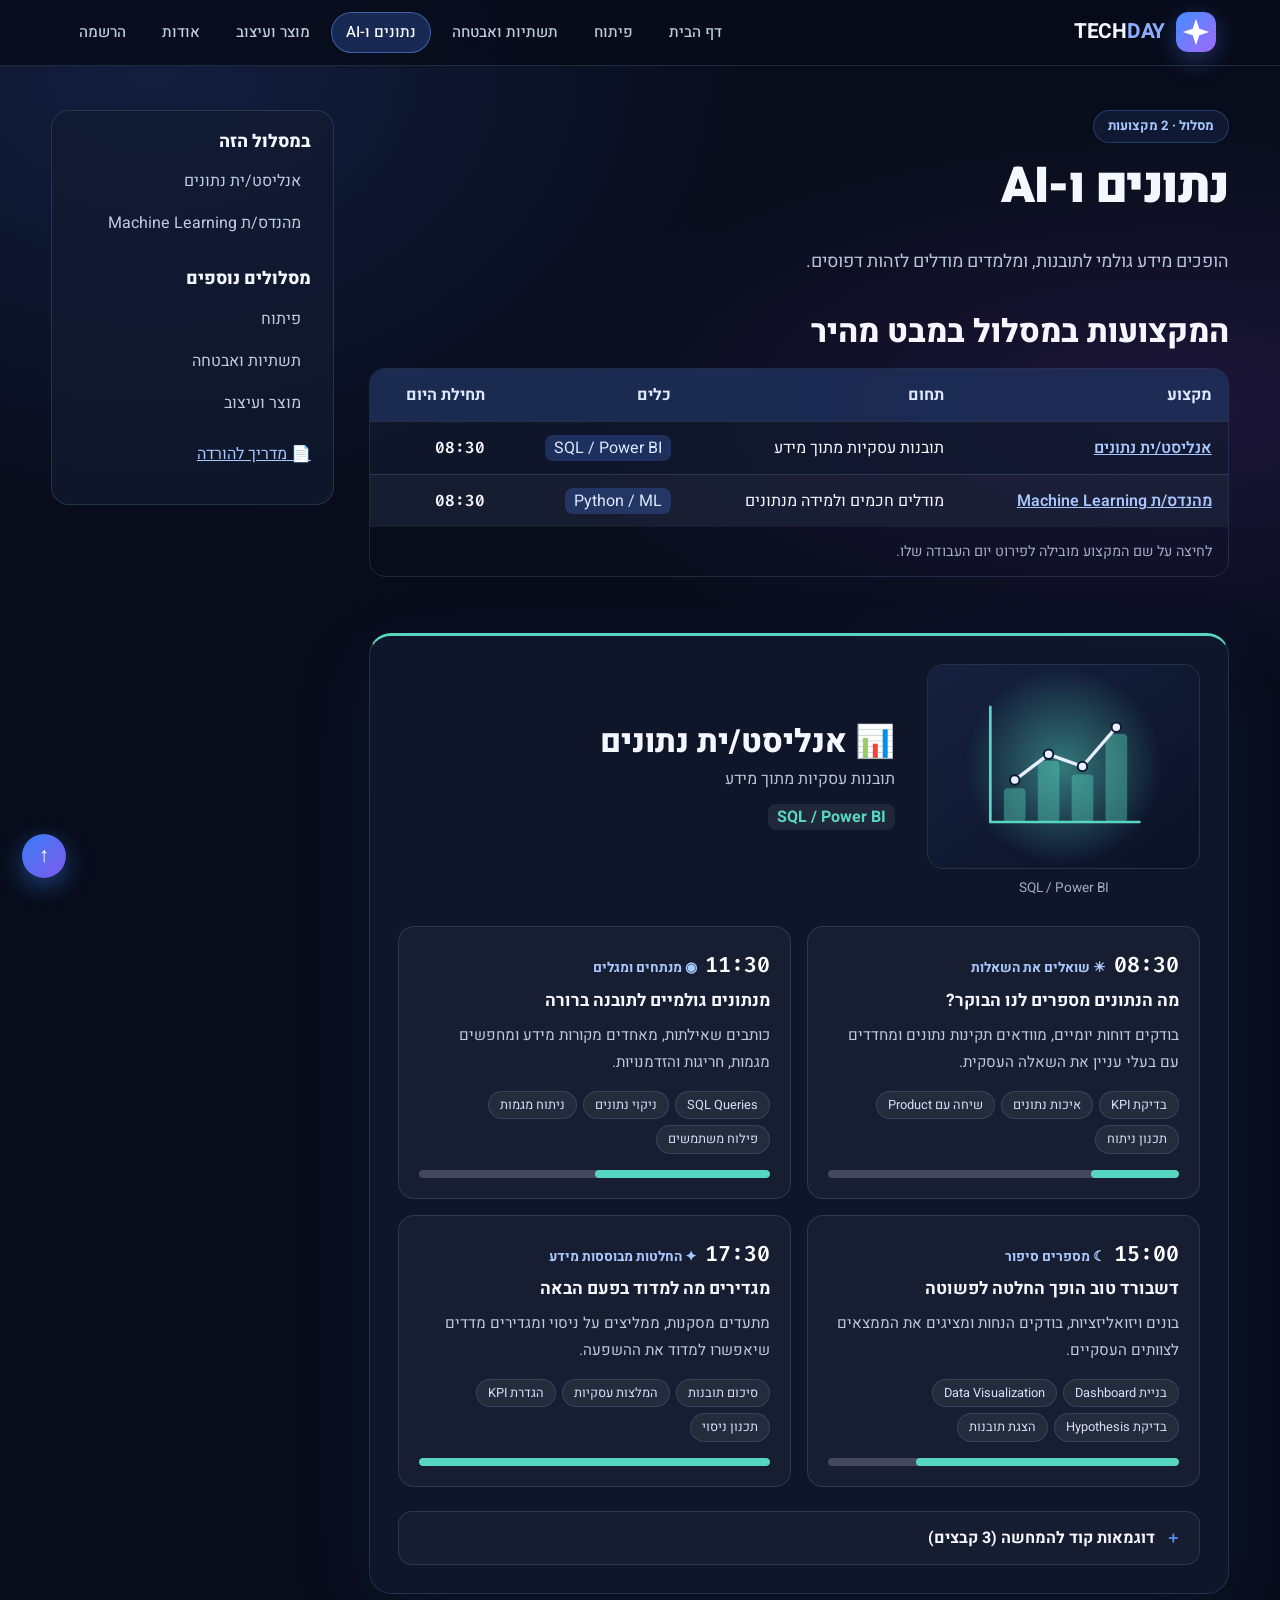
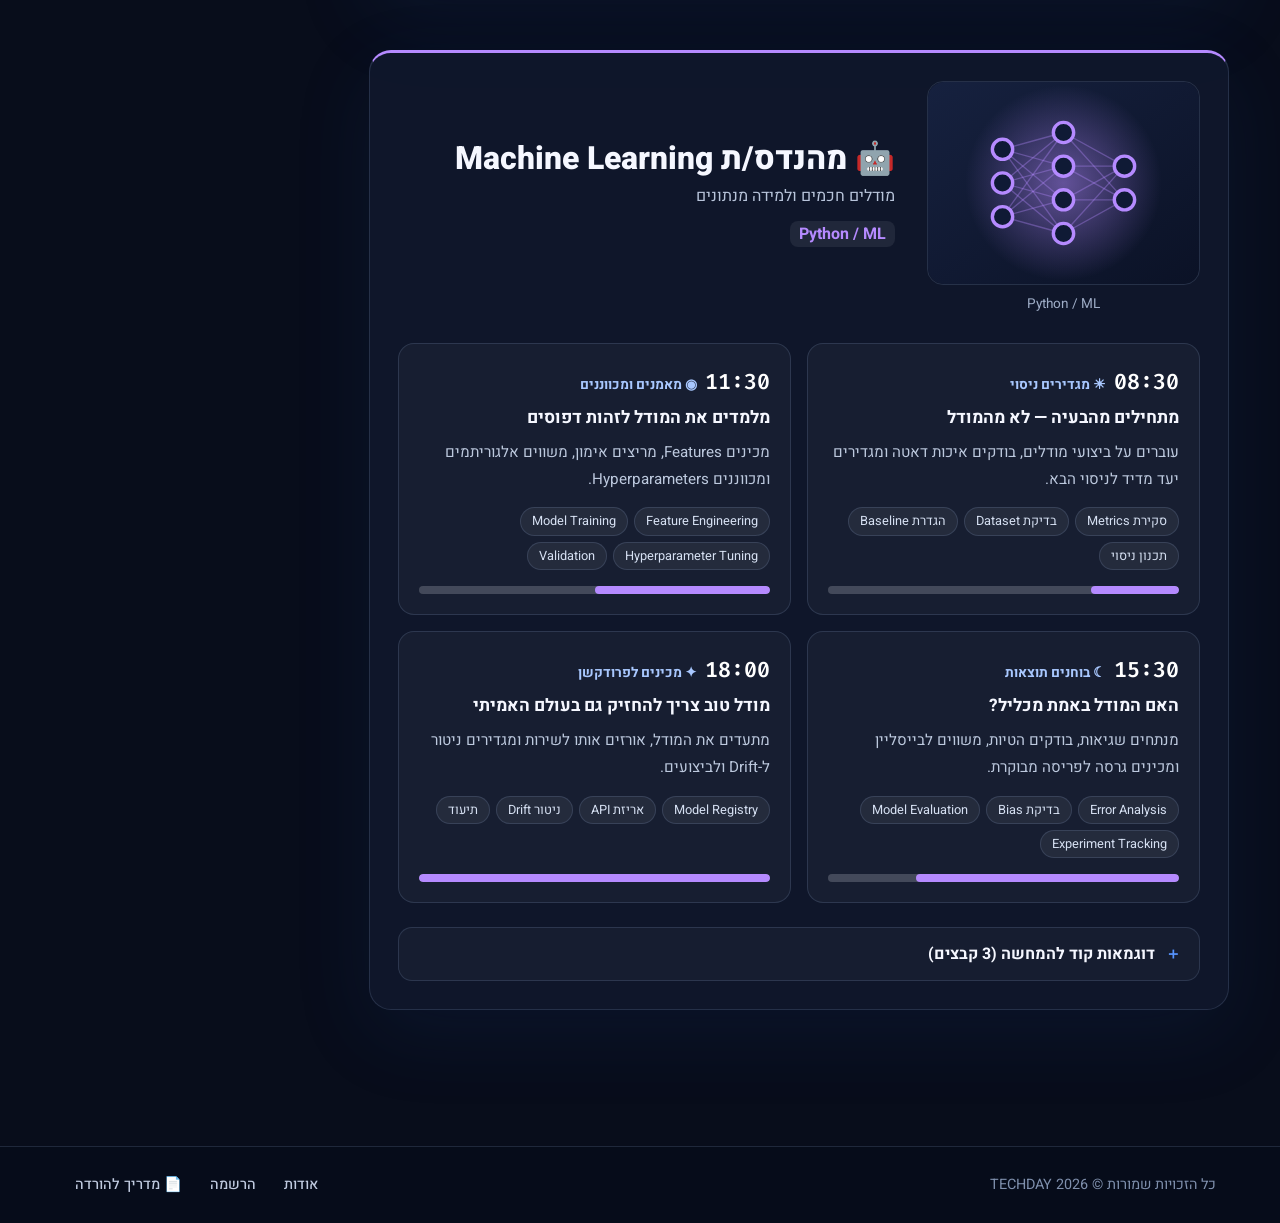
<file: pages/data-ai.html>
<!DOCTYPE html>
<!-- DOCTYPE: מודיע לדפדפן שזה מסמך HTML5, כדי שיציג אותו לפי התקן העדכני -->
<!-- html: התגית שעוטפת את כל הדף.
     lang="he": שפת הדף עברית (עוזר לקוראי מסך, למנועי חיפוש ולתרגום אוטומטי).
     dir="rtl": כיוון הכתיבה מימין לשמאל, כך שכל הדף "מתחיל" מצד ימין -->
<html lang="he" dir="rtl">
<!-- ===== head: מידע על הדף. שום דבר כאן לא מוצג בתוך הדף עצמו ===== -->
<head>
<meta charset="UTF-8">
<!-- meta charset: קידוד התווים. UTF-8 מאפשר להציג עברית, אימוג'י וסימנים מיוחדים בלי ג'יבריש.
     השורה הזו חייבת להיות בתחילת ה-head -->
<!-- viewport: חובה לאתר רספונסיבי. אומר לטלפון להציג את הדף ברוחב המסך האמיתי
     (width=device-width) ובלי הגדלה התחלתית (initial-scale=1.0), ולא "להקטין" אתר של מחשב.
     בלי השורה הזו ה-media queries ב-CSS לא יעבדו נכון בטלפון -->
<meta name="viewport" content="width=device-width, initial-scale=1.0">
<!-- meta description: תיאור קצר של הדף. לא מוצג בדף, אבל גוגל מציג אותו
     מתחת לכותרת בתוצאות החיפוש. לכל דף תיאור משלו (קידום אתרים, SEO) -->
<meta name="description" content="יום בחייהם של אנשי מקצועות נתונים ו-AI בהייטק: תחנות היום, משימות, כלים ודוגמאות קוד.">
<!-- theme-color: צבע שורת הכתובת של הדפדפן בטלפון. זה אותו צבע כחול-לילה של רקע האתר -->
<meta name="theme-color" content="#080d1b">
<!-- title: הכותרת שמופיעה בלשונית של הדפדפן ובתוצאות החיפוש של גוגל.
     המבנה בכל הדפים זהה: שם הדף, קו אנכי ושם האתר -->
<title>נתונים ו-AI | TECHDAY</title>
<!-- favicon: האייקון הקטן שמופיע בלשונית ליד הכותרת.
     הדף נמצא בתיקיית pages, ולכן ../ "עולה" תיקייה אחת למעלה, לתיקייה הראשית של האתר -->
<link rel="icon" href="../favicon.ico" type="image/x-icon">
<!-- preconnect: "מתחבר מראש" לשרתים של Google Fonts, עוד לפני שמבקשים מהם את הגופנים,
     וכך הגופנים נטענים מהר יותר.
     בשורה השנייה יש crossorigin, כי קובצי הגופן עצמם מורדים משרת אחר (fonts.gstatic.com) -->
<link rel="preconnect" href="https://fonts.googleapis.com">
<link rel="preconnect" href="https://fonts.gstatic.com" crossorigin>
<!-- טעינת הגופנים מ-Google Fonts (שניהם תומכים בעברית):
     Heebo - הגופן של כל הטקסט באתר. wght@300;400;...;900: העוביים שמורידים, מדק מאוד ועד שמן מאוד
     Fira Code - גופן "מכונת כתיבה" (כל התווים באותו רוחב), לקוד ולשעות.
     &amp; בכתובת הוא הדרך לכתוב את התו & בתוך HTML (הוא מפריד בין שני הגופנים).
     display=swap: עד שהגופן נטען מוצג גופן גיבוי, כדי שהטקסט לא יהיה שקוף בזמן הטעינה -->
<link rel="stylesheet" href="https://fonts.googleapis.com/css2?family=Heebo:wght@300;400;500;600;700;800;900&amp;family=Fira+Code:wght@400;500;600&amp;display=swap">
<!-- קובץ העיצוב המשותף לכל הדפים: צבעים, גופנים, כותרת עליונה, תפריט, כפתורים, טבלאות וכותרת תחתונה -->
<link rel="stylesheet" href="../css/style.css">
<!-- קובץ העיצוב של דפי המקצועות (אותו קובץ לארבעת דפי המסלולים) בלבד. הוא נטען אחרי style.css,
     ולכן כלל כאן יכול "לדרוס" כלל משותף עם אותו סלקטור -->
<link rel="stylesheet" href="../css/professions.css">
</head>
<!-- ===== body: כל מה שמוצג בדף ===== -->
<body>
<!-- ===== header: הכותרת העליונה. זהה בכל דפי האתר =====
     ב-CSS (style.css) היא "דביקה" (position: sticky): נשארת בראש המסך בזמן גלילה.
     היא גם flex בשורה: הלוגו בצד אחד והתפריט בצד השני (justify-content: space-between).
     ב-CSS כתוב body > header - רק header שהוא ילד ישיר של body, ולא ה-header שבתוך main -->
<header>
  <!-- הלוגו ושם האתר עטופים בקישור אחד לדף הבית, כך שלחיצה על כל אחד מהם מחזירה לדף הבית -->
  <a href="../index.html">
    <!-- img: תמונת הלוגו (קובץ SVG - תמונה וקטורית שנשארת חדה בכל גודל).
         alt: טקסט חלופי, שקורא מסך מקריא לעיוורים ושמוצג אם התמונה לא נטענת.
         width ו-height: המידות של התמונה. הדפדפן שומר לה מקום מראש, והדף לא "קופץ" כשהיא נטענת -->
    <img src="../assets/images/logo.svg" alt="לוגו TECHDAY - לחיצה מובילה לדף הבית" width="40" height="40">
    <!-- strong: שם האתר, מודגש. החלק DAY עטוף ב-span, כדי שב-CSS יקבל צבע אחר (כחול) -->
    <strong>TECH<span>DAY</span></strong>
  </a>
  <!-- nav: תגית סמנטית לתפריט ניווט. בתוכה רשימה לא ממוספרת (ul), וכל פריט (li) הוא קישור לדף.
       aria-label: שם לתפריט בשביל קוראי מסך, כי יש באתר שני תפריטים (גם בכותרת התחתונה).
       ב-CSS הרשימה היא flex עם גלישה (flex-wrap), והקישורים נראים כמו כפתורים מעוגלים.
       הדפים האחרים נמצאים באותה תיקייה (pages), ולכן מספיק לכתוב את שם הקובץ.
       לדף הבית צריך לעלות תיקייה אחת: ../index.html -->
  <nav aria-label="תפריט ראשי">
    <ul>
      <li><a href="../index.html">דף הבית</a></li>
      <li><a href="development.html">פיתוח</a></li>
      <li><a href="infrastructure.html">תשתיות ואבטחה</a></li>
      <!-- aria-current="page": מסמן שזה הקישור לדף שבו נמצאים עכשיו.
           קורא מסך מודיע "הדף הנוכחי", וה-CSS מדגיש אותו בעזרת סלקטור תכונה: nav a[aria-current="page"] -->
      <li><a href="data-ai.html" aria-current="page">נתונים ו-AI</a></li>
      <li><a href="product-design.html">מוצר ועיצוב</a></li>
      <li><a href="about.html">אודות</a></li>
      <li><a href="order.html">הרשמה</a></li>
    </ul>
  </nav>
</header>

<!-- ===== div.wrapper: העוטף של התוכן המרכזי =====
     main מימין ו-aside (התפריט הצדדי) משמאל, זה לצד זה (flex בשורה).
     במסך צר מ-900 פיקסלים הם עוברים לעמודה, ו-aside יורד מתחת לתוכן.
     ב-CSS יש לו flex: 1, ולכן הוא תופס את כל הגובה הפנוי ודוחף את הכותרת התחתונה לתחתית המסך גם כשהדף קצר -->
<div class="wrapper">
<!-- ===== main: התוכן המרכזי והייחודי של הדף. יש רק main אחד בכל דף ===== -->
<main>
  <!-- header בתוך main: הפתיח של הדף (תווית, כותרת ראשית ופסקת פתיחה).
       ב-CSS כתוב main > header, ולכן העיצוב שלו נפרד מהכותרת העליונה של האתר (body > header).
       &middot; בתווית היא ישות HTML שמציגה נקודה באמצע השורה (·) -->
  <header>
    <span class="eyebrow">מסלול &middot; 2 מקצועות</span>
    <h1>נתונים ו-AI</h1>
    <p class="lead">הופכים מידע גולמי לתובנות, ומלמדים מודלים לזהות דפוסים.</p>
  </header>

  <!-- ===== טבלת סיכום: כל המקצועות במסלול במבט אחד ===== -->
  <section>
    <h2>המקצועות במסלול במבט מהיר</h2>
    <!-- div.table-wrap: עוטף את הטבלה. ב-CSS יש לו overflow-x: auto,
         ולכן בטלפון אפשר לגלול את הטבלה לצדדים במקום שהיא תבלוט מהמסך -->
    <div class="table-wrap">
      <!-- מבנה הטבלה:
           caption - הסבר לטבלה (מוצג מתחתיה). thead - שורת הכותרות. tbody - שורות התוכן
           tr - שורה. th - תא כותרת. td - תא רגיל
           scope="col" - כותרת של עמודה, scope="row" - כותרת של שורה (עוזר לקוראי מסך) -->
      <table>
        <caption>לחיצה על שם המקצוע מובילה לפירוט יום העבודה שלו.</caption>
        <thead>
          <tr><th scope="col">מקצוע</th><th scope="col">תחום</th><th scope="col">כלים</th><th scope="col">תחילת היום</th></tr>
        </thead>
        <tbody>
          <tr>
            <!-- שם המקצוע הוא קישור פנימי: href="#..." קופץ לכרטיס של המקצוע באותו דף (לפי ה-id שלו) -->
            <th scope="row"><a href="#data">אנליסט/ית נתונים</a></th>
            <td>תובנות עסקיות מתוך מידע</td>
            <!-- mark: סימון כמו במרקר. כאן הוא מדגיש את הכלים העיקריים של המקצוע -->
            <td><mark>SQL / Power BI</mark></td>
            <!-- time: שעת תחילת היום. datetime: השעה בפורמט שמחשב מבין -->
            <td><time datetime="08:30">08:30</time></td>
          </tr>
          <tr>
            <th scope="row"><a href="#ml">מהנדס/ת Machine Learning</a></th>
            <td>מודלים חכמים ולמידה מנתונים</td>
            <td><mark>Python / ML</mark></td>
            <td><time datetime="08:30">08:30</time></td>
          </tr>
        </tbody>
      </table>
    </div>
  </section>

  <!-- ===== מקצוע 1: אנליסט/ית נתונים =====
       כל מקצוע בדף הוא article עם אותו מבנה: כותרת עם איור, ארבע תחנות, ודוגמאות קוד.
       class="data": נותן למקצוע צבע הדגשה משלו. ב-professions.css כל class מגדיר מחדש את המשתנה accent,
       וכל הכרטיס (הפס העליון, הסימון, פסי ההתקדמות) משתמש בו.
       id="data": הכתובת של הכרטיס בתוך הדף. הקישורים בטבלה, בתפריט הצדדי ובדף הבית מובילים לכאן.
       כשהכתובת מסתיימת ב-#data, הכרטיס נבחר ב-CSS על ידי :target ומקבל הדגשה -->
  <article class="data" id="data">
    <!-- header של הכרטיס: האיור מצד אחד, ושם המקצוע והתיאור מהצד השני.
         ב-CSS הוא flex בשורה, ובטלפון עובר לעמודה -->
    <header>
      <!-- figure: עוטף תמונה יחד עם הכיתוב שלה. figcaption: הכיתוב שמתחת לתמונה (כאן: הכלים).
           loading="lazy": התמונה נטענת רק כשמגיעים אליה בגלילה -->
      <figure>
        <img src="../assets/images/professions/data.svg" alt="איור: אנליסט/ית נתונים" width="400" height="300" loading="lazy">
        <figcaption>SQL / Power BI</figcaption>
      </figure>
      <div>
        <!-- h2: שם המקצוע. האימוג'י עטוף ב-span עם aria-hidden="true",
             כדי שקורא מסך לא יקריא את שם הסמל לפני שם המקצוע -->
        <h2><span aria-hidden="true">📊</span> אנליסט/ית נתונים</h2>
        <p>תובנות עסקיות מתוך מידע</p>
        <p><mark>SQL / Power BI</mark></p>
      </div>
    </header>



    <!-- ol.stations: ארבע תחנות היום, כרשימה ממוספרת כי יש להן סדר.
         ב-CSS הרשימה היא flex עם גלישה: שתי תחנות בשורה, ובטלפון אחת.
         כל li הוא בעצמו flex בעמודה, ולפס ההתקדמות יש margin-top: auto,
         ולכן הוא תמיד בתחתית הכרטיס, גם כשהטקסט בכרטיסים באורך שונה -->
    <ol class="stations">
          <li>
            <!-- p.when: השעה (time) ושם התחנה. הסמלים ☀ ◉ ☾ ✦ מסמנים בוקר, צהריים, ערב ולילה -->
            <p class="when"><time datetime="08:30">08:30</time>☀ שואלים את השאלות</p>
            <h3>מה הנתונים מספרים לנו הבוקר?</h3>
            <p>בודקים דוחות יומיים, מוודאים תקינות נתונים ומחדדים עם בעלי עניין את השאלה העסקית.</p>
            <!-- ul: המשימות של התחנה. ב-CSS הרשימה היא flex עם גלישה, וכל li נראה כמו תגית מעוגלת -->
            <ul>
              <li>בדיקת KPI</li>
              <li>איכות נתונים</li>
              <li>שיחה עם Product</li>
              <li>תכנון ניתוח</li>
            </ul>
            <!-- progress: באיזו תחנה אנחנו מתוך 4. בדף המקצועות הפס בצבע ההדגשה של המקצוע (המשתנה accent) -->
            <progress value="1" max="4">תחנה 1 מתוך 4</progress>
          </li>
          <li>
            <p class="when"><time datetime="11:30">11:30</time>◉ מנתחים ומגלים</p>
            <h3>מנתונים גולמיים לתובנה ברורה</h3>
            <p>כותבים שאילתות, מאחדים מקורות מידע ומחפשים מגמות, חריגות והזדמנויות.</p>
            <ul>
              <li>SQL Queries</li>
              <li>ניקוי נתונים</li>
              <li>ניתוח מגמות</li>
              <li>פילוח משתמשים</li>
            </ul>
            <progress value="2" max="4">תחנה 2 מתוך 4</progress>
          </li>
          <li>
            <p class="when"><time datetime="15:00">15:00</time>☾ מספרים סיפור</p>
            <h3>דשבורד טוב הופך החלטה לפשוטה</h3>
            <p>בונים ויזואליזציות, בודקים הנחות ומציגים את הממצאים לצוותים העסקיים.</p>
            <ul>
              <li>בניית Dashboard</li>
              <li>Data Visualization</li>
              <li>בדיקת Hypothesis</li>
              <li>הצגת תובנות</li>
            </ul>
            <progress value="3" max="4">תחנה 3 מתוך 4</progress>
          </li>
          <li>
            <p class="when"><time datetime="17:30">17:30</time>✦ החלטות מבוססות מידע</p>
            <h3>מגדירים מה למדוד בפעם הבאה</h3>
            <p>מתעדים מסקנות, ממליצים על ניסוי ומגדירים מדדים שיאפשרו למדוד את ההשפעה.</p>
            <ul>
              <li>סיכום תובנות</li>
              <li>המלצות עסקיות</li>
              <li>הגדרת KPI</li>
              <li>תכנון ניסוי</li>
            </ul>
            <progress value="4" max="4">תחנה 4 מתוך 4</progress>
          </li>
    </ol>


    <!-- details: דוגמאות הקוד, סגורות כברירת מחדל. לחיצה על summary פותחת אותן.
         כל דוגמה היא figure: figcaption עם שם הקובץ, ומתחתיו pre + code עם הקוד.
         הקוד לא מוזח כמו שאר ה-HTML, כי בתוך pre כל רווח מוצג בדף.
         ב-CSS ה-pre מקבל direction: ltr ו-text-align: left, כי קוד נכתב משמאל לימין -->
    <details>
      <summary>דוגמאות קוד להמחשה (3 קבצים)</summary>
        <figure>
          <figcaption>המשימה &middot; <code>retention.sql</code></figcaption>
<pre><code>SELECT
  DATE_TRUNC('week', signup_date) AS cohort,
  COUNT(DISTINCT user_id) AS users
FROM customers
GROUP BY 1
ORDER BY 1;</code></pre>
        </figure>
        <figure>
          <figcaption>כלי עבודה &middot; <code>clean_data.py</code></figcaption>
<pre><code>df = df.drop_duplicates()
df["revenue"] = pd.to_numeric(
    df["revenue"], errors="coerce"
)
df = df.dropna(subset=["user_id"])
print(df.describe())</code></pre>
        </figure>
        <figure>
          <figcaption>תוצר &middot; <code>insight.md</code></figcaption>
<pre><code># Weekly insight
Activation increased by 8%.

Possible driver:
- Faster onboarding flow

Next step: validate with an A/B test.</code></pre>
        </figure>
    </details>
  </article>




  <!-- ===== מקצוע 2: מהנדס/ת Machine Learning. אותו מבנה כמו המקצוע הראשון ===== -->
  <article class="ml" id="ml">
    <header>
      <figure>
        <img src="../assets/images/professions/ml.svg" alt="איור: מהנדס/ת Machine Learning" width="400" height="300" loading="lazy">
        <figcaption>Python / ML</figcaption>
      </figure>
      <div>
        <h2><span aria-hidden="true">🤖</span> מהנדס/ת Machine Learning</h2>
        <p>מודלים חכמים ולמידה מנתונים</p>
        <p><mark>Python / ML</mark></p>
      </div>
    </header>
    <ol class="stations">
          <li>
            <p class="when"><time datetime="08:30">08:30</time>☀ מגדירים ניסוי</p>
            <h3>מתחילים מהבעיה — לא מהמודל</h3>
            <p>עוברים על ביצועי מודלים, בודקים איכות דאטה ומגדירים יעד מדיד לניסוי הבא.</p>
            <ul>
              <li>סקירת Metrics</li>
              <li>בדיקת Dataset</li>
              <li>הגדרת Baseline</li>
              <li>תכנון ניסוי</li>
            </ul>
            <progress value="1" max="4">תחנה 1 מתוך 4</progress>
          </li>
          <li>
            <p class="when"><time datetime="11:30">11:30</time>◉ מאמנים ומכווננים</p>
            <h3>מלמדים את המודל לזהות דפוסים</h3>
            <p>מכינים Features, מריצים אימון, משווים אלגוריתמים ומכווננים Hyperparameters.</p>
            <ul>
              <li>Feature Engineering</li>
              <li>Model Training</li>
              <li>Hyperparameter Tuning</li>
              <li>Validation</li>
            </ul>
            <progress value="2" max="4">תחנה 2 מתוך 4</progress>
          </li>
          <li>
            <p class="when"><time datetime="15:30">15:30</time>☾ בוחנים תוצאות</p>
            <h3>האם המודל באמת מכליל?</h3>
            <p>מנתחים שגיאות, בודקים הטיות, משווים לבייסליין ומכינים גרסה לפריסה מבוקרת.</p>
            <ul>
              <li>Error Analysis</li>
              <li>בדיקת Bias</li>
              <li>Model Evaluation</li>
              <li>Experiment Tracking</li>
            </ul>
            <progress value="3" max="4">תחנה 3 מתוך 4</progress>
          </li>
          <li>
            <p class="when"><time datetime="18:00">18:00</time>✦ מכינים לפרודקשן</p>
            <h3>מודל טוב צריך להחזיק גם בעולם האמיתי</h3>
            <p>מתעדים את המודל, אורזים אותו לשירות ומגדירים ניטור ל-Drift ולביצועים.</p>
            <ul>
              <li>Model Registry</li>
              <li>אריזת API</li>
              <li>ניטור Drift</li>
              <li>תיעוד</li>
            </ul>
            <progress value="4" max="4">תחנה 4 מתוך 4</progress>
          </li>
    </ol>
    <details>
      <summary>דוגמאות קוד להמחשה (3 קבצים)</summary>
        <figure>
          <figcaption>המשימה &middot; <code>train.py</code></figcaption>
<pre><code>from sklearn.ensemble import RandomForestClassifier

model = RandomForestClassifier(
    n_estimators=200,
    max_depth=8,
    random_state=42
)
model.fit(X_train, y_train)</code></pre>
        </figure>
        <figure>
          <figcaption>כלי עבודה &middot; <code>evaluate.py</code></figcaption>
<pre><code>predictions = model.predict(X_test)
print("Accuracy:", accuracy_score(
    y_test, predictions
))
print(classification_report(
    y_test, predictions
))</code></pre>
        </figure>
        <figure>
          <figcaption>תוצר &middot; <code>serve.py</code></figcaption>
<pre><code>@app.post("/predict")
def predict(payload: Input):
    features = preprocess(payload)
    score = model.predict_proba(
        features
    )[0, 1]
    return {"risk_score": float(score)}</code></pre>
        </figure>
    </details>
  </article>
</main>



<!-- ===== aside: תפריט צדדי =====
     "במסלול הזה": קישורים פנימיים (#) לכרטיסי המקצועות בדף הזה.
     "מסלולים נוספים": קישורים לשאר דפי המסלולים, ובסוף קישור להורדת המדריך.
     ב-CSS הוא sticky: נשאר על המסך בזמן גלילה. aside h2 ~ h2 מוסיף רווח מעל הכותרת השנייה בלבד -->
<aside>
  <h2>במסלול הזה</h2>
  <ul>
    <li><a href="#data">אנליסט/ית נתונים</a></li>
    <li><a href="#ml">מהנדס/ת Machine Learning</a></li>
  </ul>
  <h2>מסלולים נוספים</h2>
  <ul>
    <li><a href="development.html">פיתוח</a></li>
    <li><a href="infrastructure.html">תשתיות ואבטחה</a></li>
    <li><a href="product-design.html">מוצר ועיצוב</a></li>
  </ul>
  <p><a href="../assets/files/techday-guide.pdf" download>מדריך להורדה</a></p>
</aside>
</div>

<!-- ===== footer: הכותרת התחתונה. זהה בכל דפי האתר =====
     ב-CSS היא flex בשורה: זכויות היוצרים בצד אחד והקישורים בצד השני.
     &copy; היא "ישות" (entity) של HTML שמציגה את הסימן © -->
<footer>
  <p>כל הזכויות שמורות &copy; 2026 TECHDAY</p>
  <!-- תפריט ניווט שני, עם aria-label אחר, כדי שקורא מסך יבדיל בינו לבין התפריט הראשי -->
  <nav aria-label="קישורים תחתונים">
    <ul>
      <li><a href="about.html">אודות</a></li>
      <li><a href="order.html">הרשמה</a></li>
      <!-- download: הדפדפן מוריד את הקובץ למחשב, במקום לפתוח אותו בלשונית.
           את הסמל 📄 שליד הקישור לא כותבים כאן: ה-CSS מוסיף אותו לבד לכל קישור שמסתיים ב-.pdf (a[href$=".pdf"]::before) -->
      <li><a href="../assets/files/techday-guide.pdf" download>מדריך להורדה</a></li>
    </ul>
  </nav>
</footer>

<!-- כפתור "חזרה לראש הדף": קבוע בפינת המסך (position: fixed ב-CSS) ולא זז בגלילה.
     href="#": קישור לראש הדף. הגלילה חלקה בזכות scroll-behavior: smooth ב-CSS.
     aria-label: לכפתור יש רק חץ בלי מילים, ולכן נותנים לו שם בשביל קוראי מסך -->
<a class="to-top" href="#" aria-label="חזרה לראש הדף">↑</a>
</body>
</html>
</file>
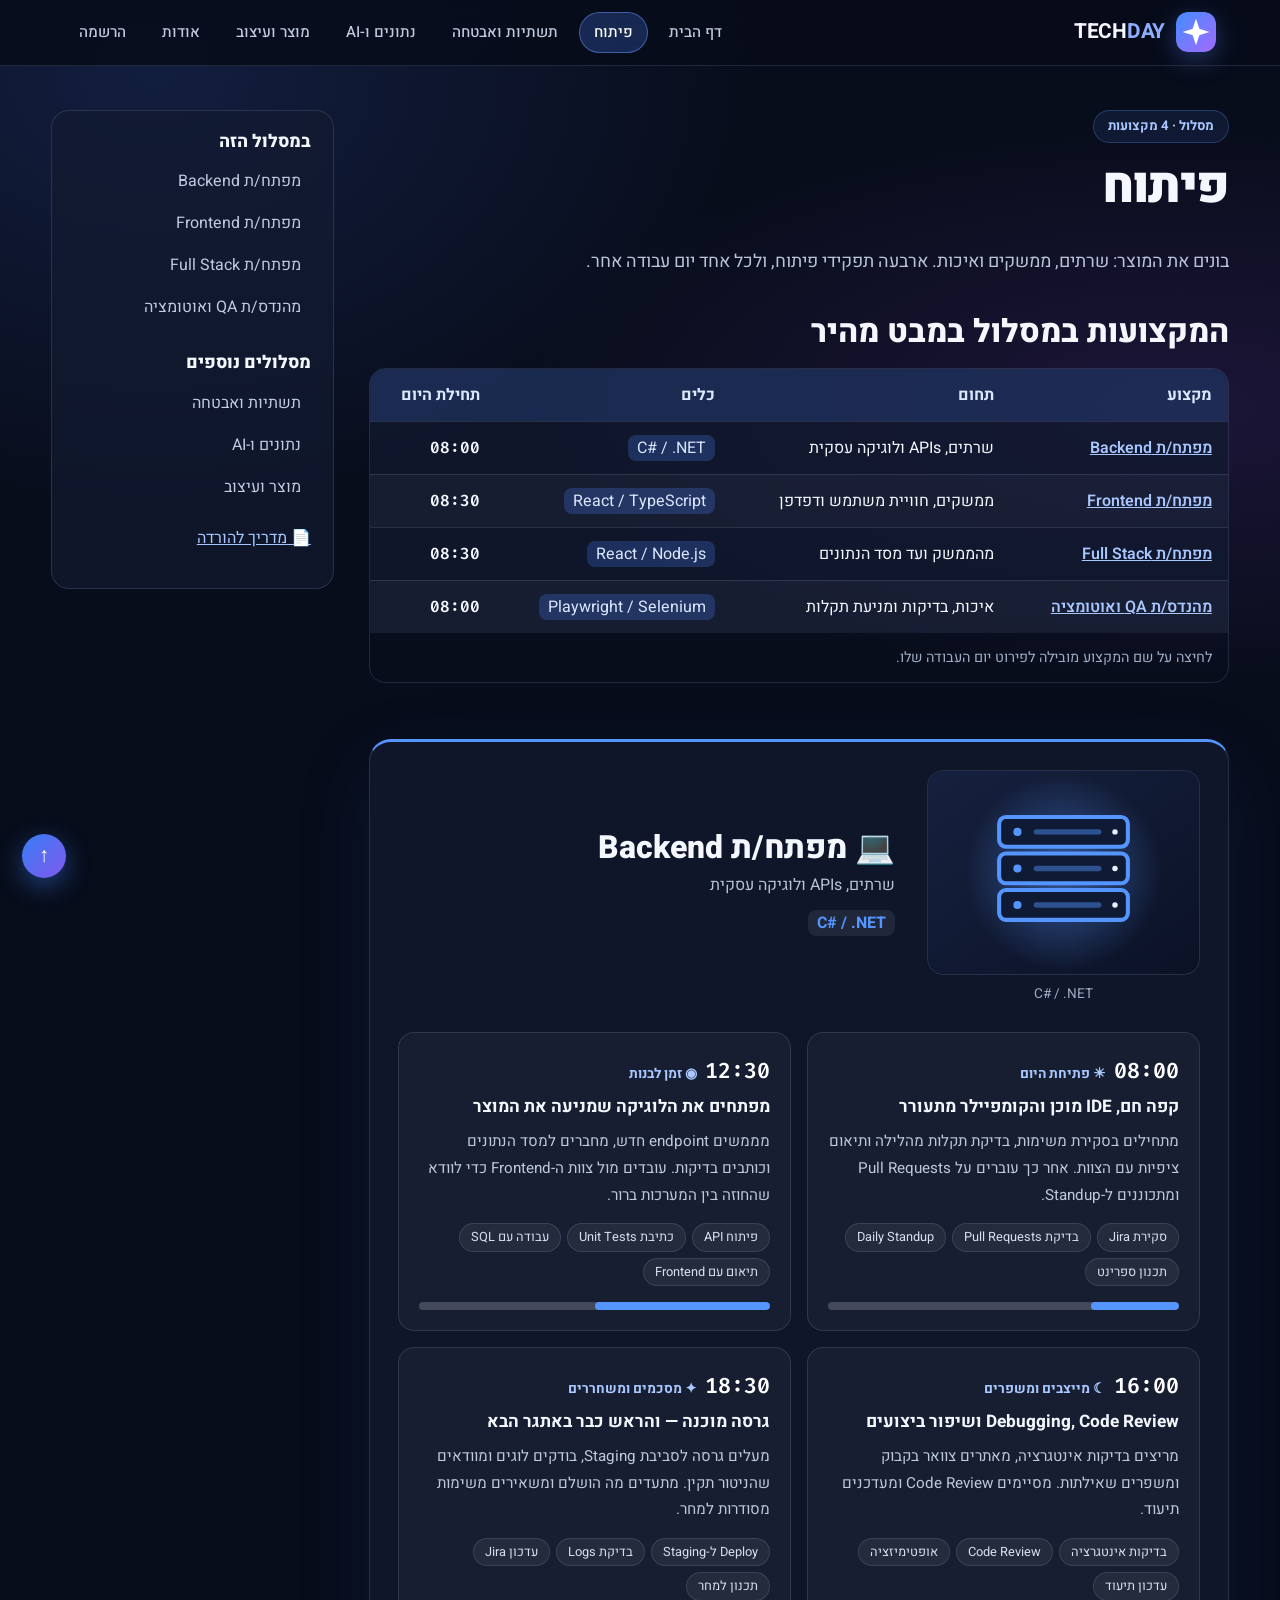
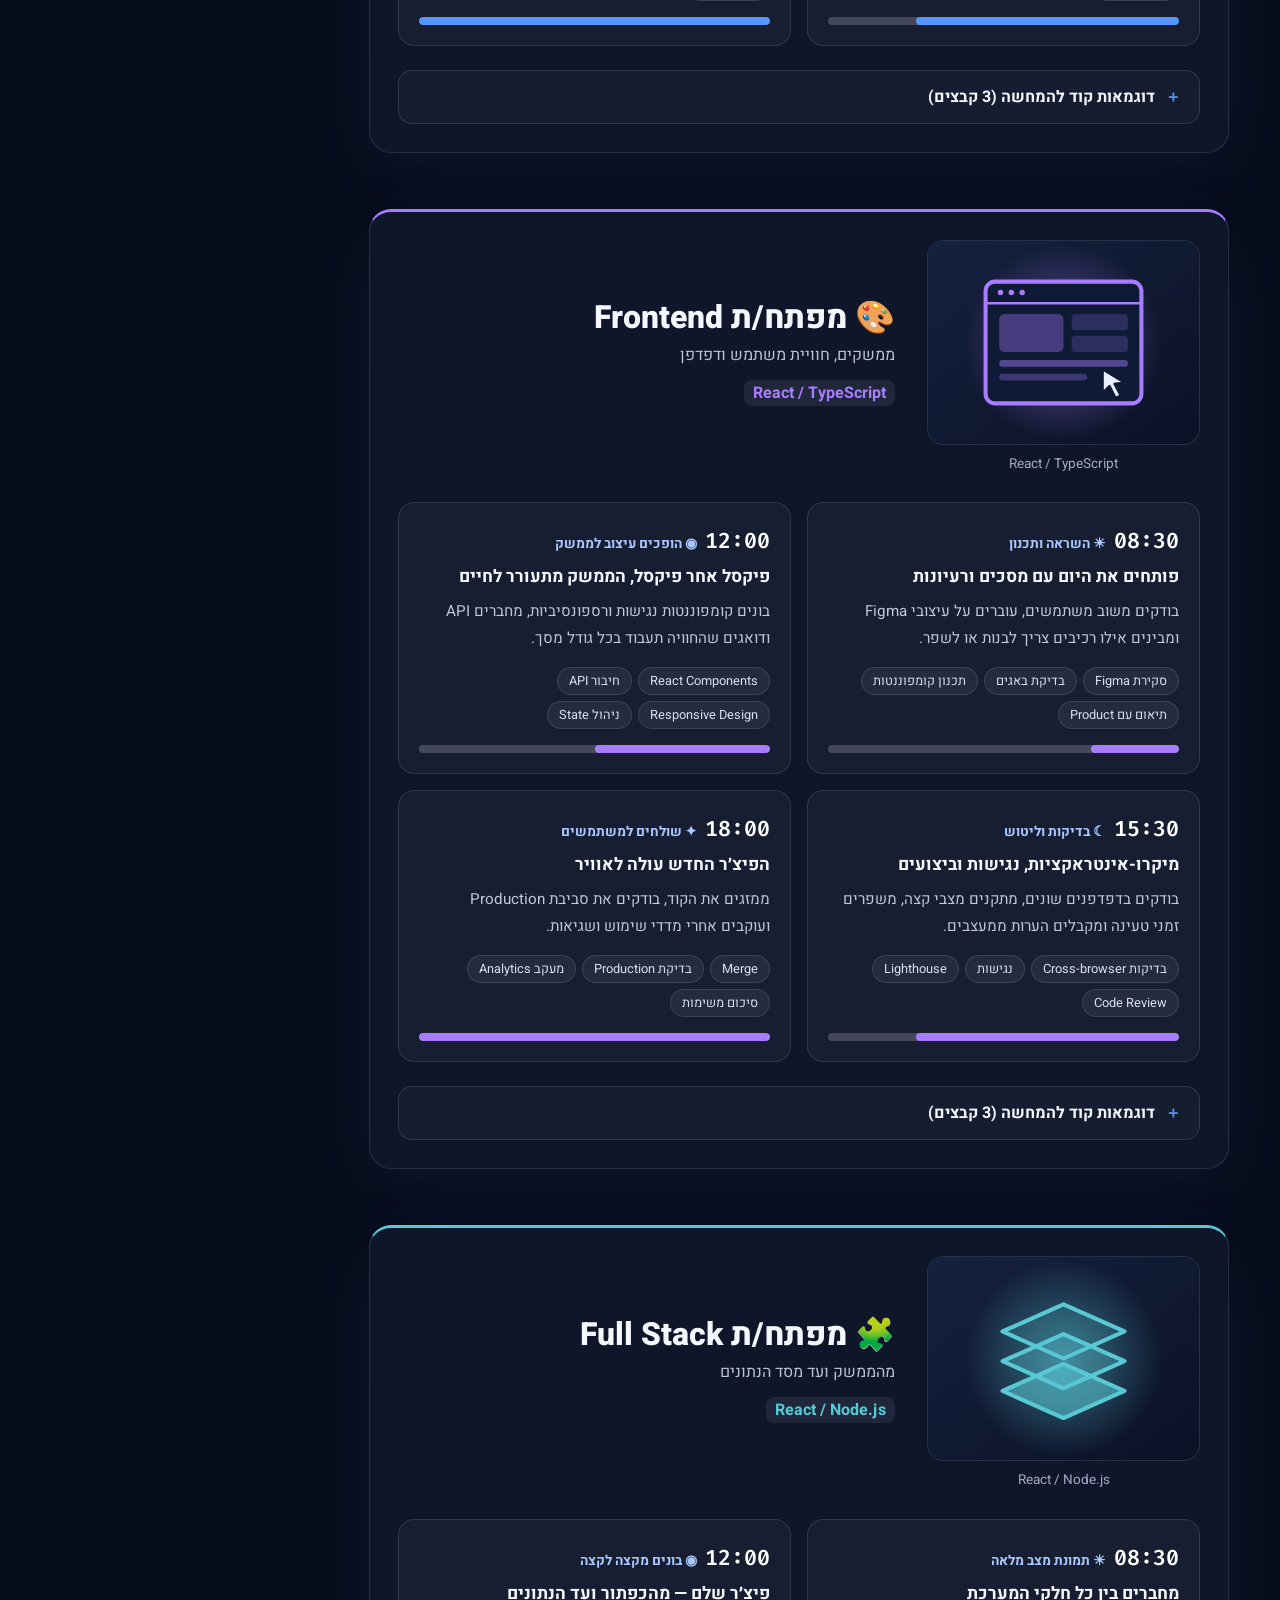
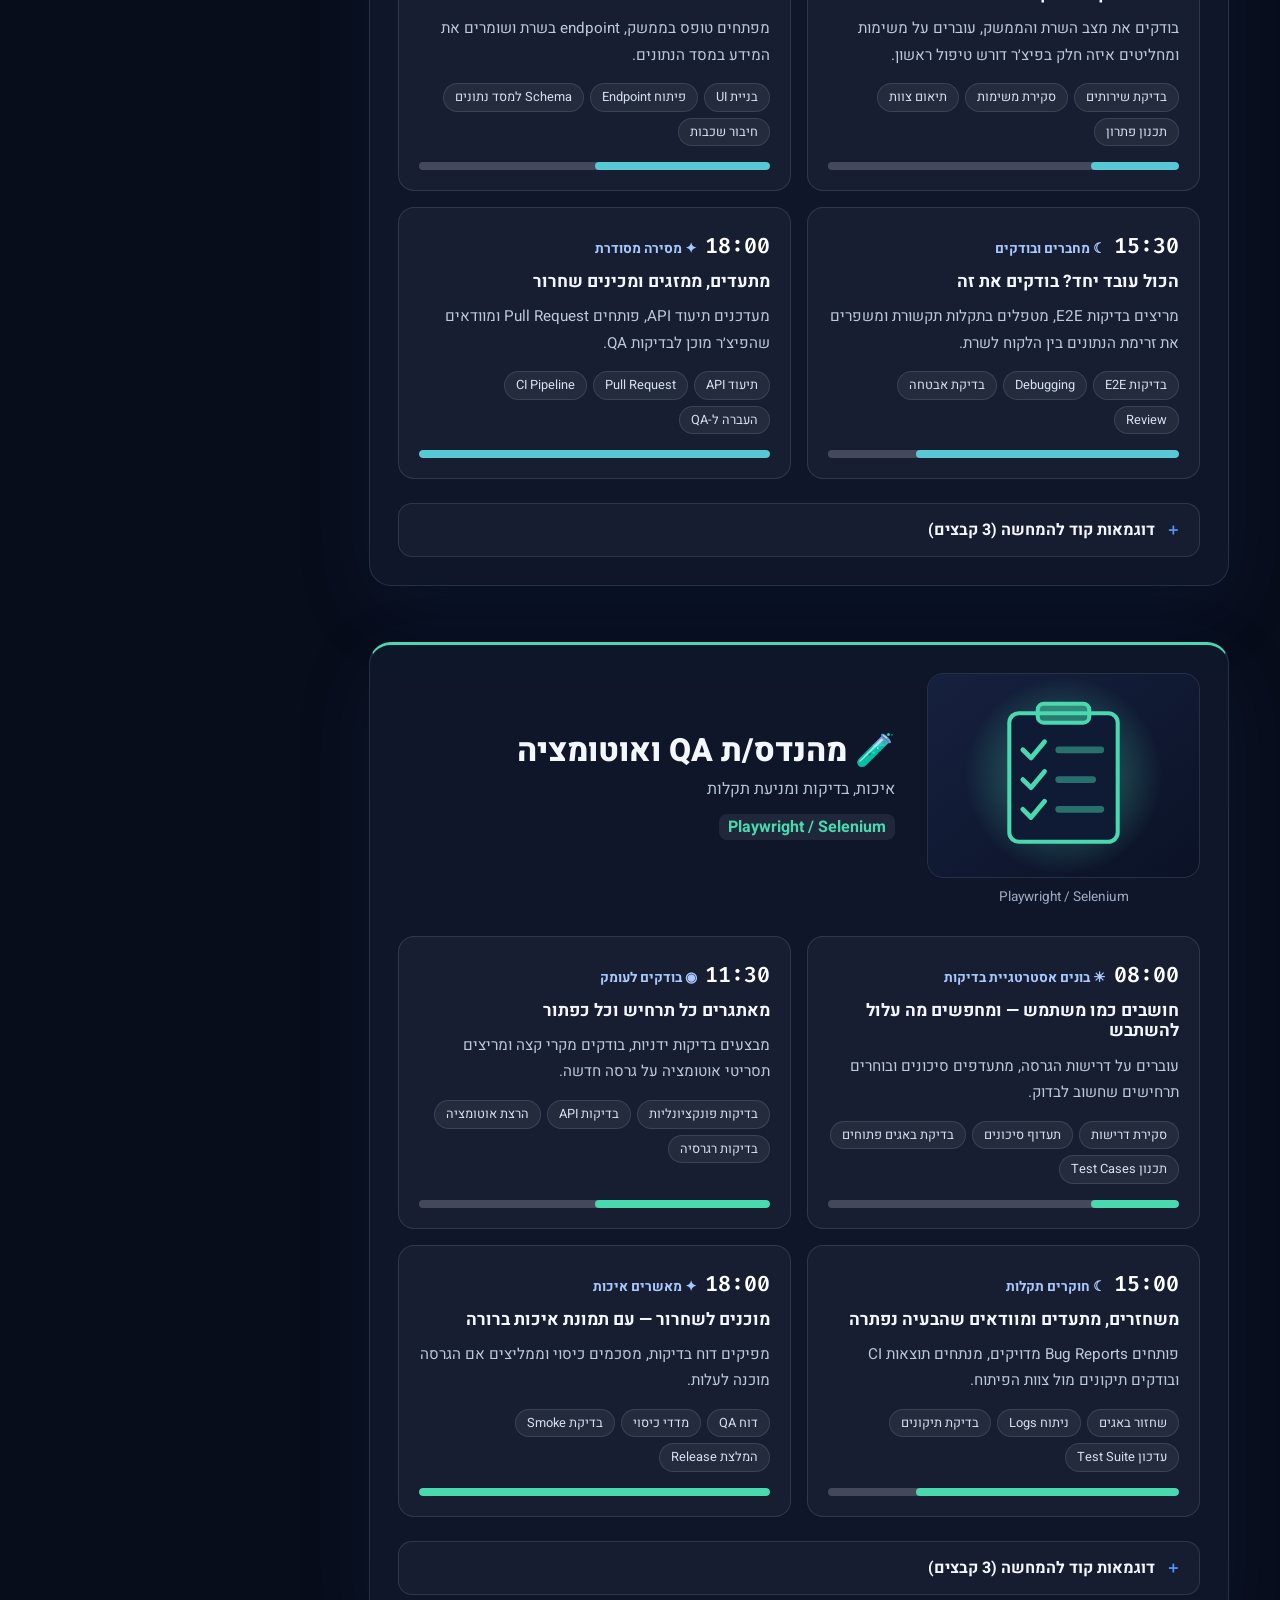
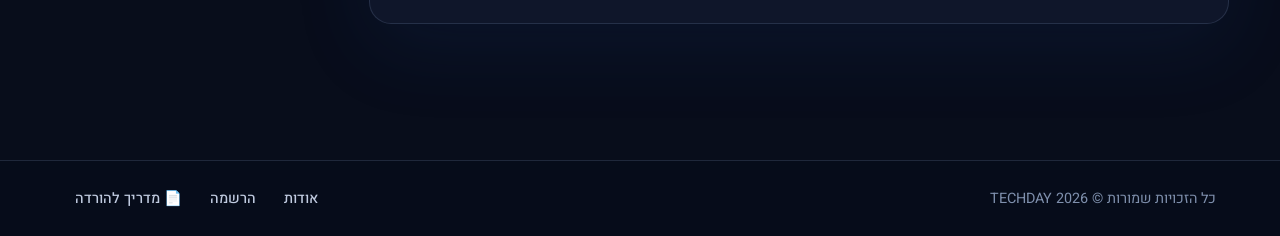
<file: pages/development.html>
<!DOCTYPE html>
<!-- DOCTYPE: מודיע לדפדפן שזה מסמך HTML5, כדי שיציג אותו לפי התקן העדכני -->
<!-- html: התגית שעוטפת את כל הדף.
     lang="he": שפת הדף עברית (עוזר לקוראי מסך, למנועי חיפוש ולתרגום אוטומטי).
     dir="rtl": כיוון הכתיבה מימין לשמאל, כך שכל הדף "מתחיל" מצד ימין -->
<html lang="he" dir="rtl">
<!-- ===== head: מידע על הדף. שום דבר כאן לא מוצג בתוך הדף עצמו ===== -->
<head>
<meta charset="UTF-8">
<!-- meta charset: קידוד התווים. UTF-8 מאפשר להציג עברית, אימוג'י וסימנים מיוחדים בלי ג'יבריש.
     השורה הזו חייבת להיות בתחילת ה-head -->
<!-- viewport: חובה לאתר רספונסיבי. אומר לטלפון להציג את הדף ברוחב המסך האמיתי
     (width=device-width) ובלי הגדלה התחלתית (initial-scale=1.0), ולא "להקטין" אתר של מחשב.
     בלי השורה הזו ה-media queries ב-CSS לא יעבדו נכון בטלפון -->
<meta name="viewport" content="width=device-width, initial-scale=1.0">
<!-- meta description: תיאור קצר של הדף. לא מוצג בדף, אבל גוגל מציג אותו
     מתחת לכותרת בתוצאות החיפוש. לכל דף תיאור משלו (קידום אתרים, SEO) -->
<meta name="description" content="יום בחייהם של אנשי מקצועות פיתוח בהייטק: תחנות היום, משימות, כלים ודוגמאות קוד.">
<!-- theme-color: צבע שורת הכתובת של הדפדפן בטלפון. זה אותו צבע כחול-לילה של רקע האתר -->
<meta name="theme-color" content="#080d1b">
<!-- title: הכותרת שמופיעה בלשונית של הדפדפן ובתוצאות החיפוש של גוגל.
     המבנה בכל הדפים זהה: שם הדף, קו אנכי ושם האתר -->
<title>פיתוח | TECHDAY</title>
<!-- favicon: האייקון הקטן שמופיע בלשונית ליד הכותרת.
     הדף נמצא בתיקיית pages, ולכן ../ "עולה" תיקייה אחת למעלה, לתיקייה הראשית של האתר -->
<link rel="icon" href="../favicon.ico" type="image/x-icon">
<!-- preconnect: "מתחבר מראש" לשרתים של Google Fonts, עוד לפני שמבקשים מהם את הגופנים,
     וכך הגופנים נטענים מהר יותר.
     בשורה השנייה יש crossorigin, כי קובצי הגופן עצמם מורדים משרת אחר (fonts.gstatic.com) -->
<link rel="preconnect" href="https://fonts.googleapis.com">
<link rel="preconnect" href="https://fonts.gstatic.com" crossorigin>
<!-- טעינת הגופנים מ-Google Fonts (שניהם תומכים בעברית):
     Heebo - הגופן של כל הטקסט באתר. wght@300;400;...;900: העוביים שמורידים, מדק מאוד ועד שמן מאוד
     Fira Code - גופן "מכונת כתיבה" (כל התווים באותו רוחב), לקוד ולשעות.
     &amp; בכתובת הוא הדרך לכתוב את התו & בתוך HTML (הוא מפריד בין שני הגופנים).
     display=swap: עד שהגופן נטען מוצג גופן גיבוי, כדי שהטקסט לא יהיה שקוף בזמן הטעינה -->
<link rel="stylesheet" href="https://fonts.googleapis.com/css2?family=Heebo:wght@300;400;500;600;700;800;900&amp;family=Fira+Code:wght@400;500;600&amp;display=swap">
<!-- קובץ העיצוב המשותף לכל הדפים: צבעים, גופנים, כותרת עליונה, תפריט, כפתורים, טבלאות וכותרת תחתונה -->
<link rel="stylesheet" href="../css/style.css">
<!-- קובץ העיצוב של דפי המקצועות (אותו קובץ לארבעת דפי המסלולים) בלבד. הוא נטען אחרי style.css,
     ולכן כלל כאן יכול "לדרוס" כלל משותף עם אותו סלקטור -->
<link rel="stylesheet" href="../css/professions.css">
</head>
<!-- ===== body: כל מה שמוצג בדף ===== -->
<body>
<!-- ===== header: הכותרת העליונה. זהה בכל דפי האתר =====
     ב-CSS (style.css) היא "דביקה" (position: sticky): נשארת בראש המסך בזמן גלילה.
     היא גם flex בשורה: הלוגו בצד אחד והתפריט בצד השני (justify-content: space-between).
     ב-CSS כתוב body > header - רק header שהוא ילד ישיר של body, ולא ה-header שבתוך main -->
<header>
  <!-- הלוגו ושם האתר עטופים בקישור אחד לדף הבית, כך שלחיצה על כל אחד מהם מחזירה לדף הבית -->
  <a href="../index.html">
    <!-- img: תמונת הלוגו (קובץ SVG - תמונה וקטורית שנשארת חדה בכל גודל).
         alt: טקסט חלופי, שקורא מסך מקריא לעיוורים ושמוצג אם התמונה לא נטענת.
         width ו-height: המידות של התמונה. הדפדפן שומר לה מקום מראש, והדף לא "קופץ" כשהיא נטענת -->
    <img src="../assets/images/logo.svg" alt="לוגו TECHDAY - לחיצה מובילה לדף הבית" width="40" height="40">
    <!-- strong: שם האתר, מודגש. החלק DAY עטוף ב-span, כדי שב-CSS יקבל צבע אחר (כחול) -->
    <strong>TECH<span>DAY</span></strong>
  </a>
  <!-- nav: תגית סמנטית לתפריט ניווט. בתוכה רשימה לא ממוספרת (ul), וכל פריט (li) הוא קישור לדף.
       aria-label: שם לתפריט בשביל קוראי מסך, כי יש באתר שני תפריטים (גם בכותרת התחתונה).
       ב-CSS הרשימה היא flex עם גלישה (flex-wrap), והקישורים נראים כמו כפתורים מעוגלים.
       הדפים האחרים נמצאים באותה תיקייה (pages), ולכן מספיק לכתוב את שם הקובץ.
       לדף הבית צריך לעלות תיקייה אחת: ../index.html -->
  <nav aria-label="תפריט ראשי">
    <ul>
      <li><a href="../index.html">דף הבית</a></li>
      <!-- aria-current="page": מסמן שזה הקישור לדף שבו נמצאים עכשיו.
           קורא מסך מודיע "הדף הנוכחי", וה-CSS מדגיש אותו בעזרת סלקטור תכונה: nav a[aria-current="page"] -->
      <li><a href="development.html" aria-current="page">פיתוח</a></li>
      <li><a href="infrastructure.html">תשתיות ואבטחה</a></li>
      <li><a href="data-ai.html">נתונים ו-AI</a></li>
      <li><a href="product-design.html">מוצר ועיצוב</a></li>
      <li><a href="about.html">אודות</a></li>
      <li><a href="order.html">הרשמה</a></li>
    </ul>
  </nav>
</header>

<!-- ===== div.wrapper: העוטף של התוכן המרכזי =====
     main מימין ו-aside (התפריט הצדדי) משמאל, זה לצד זה (flex בשורה).
     במסך צר מ-900 פיקסלים הם עוברים לעמודה, ו-aside יורד מתחת לתוכן.
     ב-CSS יש לו flex: 1, ולכן הוא תופס את כל הגובה הפנוי ודוחף את הכותרת התחתונה לתחתית המסך גם כשהדף קצר -->
<div class="wrapper">
<!-- ===== main: התוכן המרכזי והייחודי של הדף. יש רק main אחד בכל דף ===== -->
<main>
  <!-- header בתוך main: הפתיח של הדף (תווית, כותרת ראשית ופסקת פתיחה).
       ב-CSS כתוב main > header, ולכן העיצוב שלו נפרד מהכותרת העליונה של האתר (body > header).
       &middot; בתווית היא ישות HTML שמציגה נקודה באמצע השורה (·) -->
  <header>
    <span class="eyebrow">מסלול &middot; 4 מקצועות</span>
    <h1>פיתוח</h1>
    <p class="lead">בונים את המוצר: שרתים, ממשקים ואיכות. ארבעה תפקידי פיתוח, ולכל אחד יום עבודה אחר.</p>
  </header>

  <!-- ===== טבלת סיכום: כל המקצועות במסלול במבט אחד ===== -->
  <section>
    <h2>המקצועות במסלול במבט מהיר</h2>
    <!-- div.table-wrap: עוטף את הטבלה. ב-CSS יש לו overflow-x: auto,
         ולכן בטלפון אפשר לגלול את הטבלה לצדדים במקום שהיא תבלוט מהמסך -->
    <div class="table-wrap">
      <!-- מבנה הטבלה:
           caption - הסבר לטבלה (מוצג מתחתיה). thead - שורת הכותרות. tbody - שורות התוכן
           tr - שורה. th - תא כותרת. td - תא רגיל
           scope="col" - כותרת של עמודה, scope="row" - כותרת של שורה (עוזר לקוראי מסך) -->
      <table>
        <caption>לחיצה על שם המקצוע מובילה לפירוט יום העבודה שלו.</caption>
        <thead>
          <tr><th scope="col">מקצוע</th><th scope="col">תחום</th><th scope="col">כלים</th><th scope="col">תחילת היום</th></tr>
        </thead>
        <tbody>
          <tr>
            <!-- שם המקצוע הוא קישור פנימי: href="#..." קופץ לכרטיס של המקצוע באותו דף (לפי ה-id שלו) -->
            <th scope="row"><a href="#backend">מפתח/ת Backend</a></th>
            <td>שרתים, APIs ולוגיקה עסקית</td>
            <!-- mark: סימון כמו במרקר. כאן הוא מדגיש את הכלים העיקריים של המקצוע -->
            <td><mark>C# / .NET</mark></td>
            <!-- time: שעת תחילת היום. datetime: השעה בפורמט שמחשב מבין -->
            <td><time datetime="08:00">08:00</time></td>
          </tr>
          <tr>
            <th scope="row"><a href="#frontend">מפתח/ת Frontend</a></th>
            <td>ממשקים, חוויית משתמש ודפדפן</td>
            <td><mark>React / TypeScript</mark></td>
            <td><time datetime="08:30">08:30</time></td>
          </tr>
          <tr>
            <th scope="row"><a href="#fullstack">מפתח/ת Full Stack</a></th>
            <td>מהממשק ועד מסד הנתונים</td>
            <td><mark>React / Node.js</mark></td>
            <td><time datetime="08:30">08:30</time></td>
          </tr>
          <tr>
            <th scope="row"><a href="#qa">מהנדס/ת QA ואוטומציה</a></th>
            <td>איכות, בדיקות ומניעת תקלות</td>
            <td><mark>Playwright / Selenium</mark></td>
            <td><time datetime="08:00">08:00</time></td>
          </tr>
        </tbody>
      </table>
    </div>
  </section>

  <!-- ===== מקצוע 1: מפתח/ת Backend =====
       כל מקצוע בדף הוא article עם אותו מבנה: כותרת עם איור, ארבע תחנות, ודוגמאות קוד.
       class="backend": נותן למקצוע צבע הדגשה משלו. ב-professions.css כל class מגדיר מחדש את המשתנה accent,
       וכל הכרטיס (הפס העליון, הסימון, פסי ההתקדמות) משתמש בו.
       id="backend": הכתובת של הכרטיס בתוך הדף. הקישורים בטבלה, בתפריט הצדדי ובדף הבית מובילים לכאן.
       כשהכתובת מסתיימת ב-#backend, הכרטיס נבחר ב-CSS על ידי :target ומקבל הדגשה -->
  <article class="backend" id="backend">
    <!-- header של הכרטיס: האיור מצד אחד, ושם המקצוע והתיאור מהצד השני.
         ב-CSS הוא flex בשורה, ובטלפון עובר לעמודה -->
    <header>
      <!-- figure: עוטף תמונה יחד עם הכיתוב שלה. figcaption: הכיתוב שמתחת לתמונה (כאן: הכלים).
           loading="lazy": התמונה נטענת רק כשמגיעים אליה בגלילה -->
      <figure>
        <img src="../assets/images/professions/backend.svg" alt="איור: מפתח/ת Backend" width="400" height="300" loading="lazy">
        <figcaption>C# / .NET</figcaption>
      </figure>
      <div>
        <!-- h2: שם המקצוע. האימוג'י עטוף ב-span עם aria-hidden="true",
             כדי שקורא מסך לא יקריא את שם הסמל לפני שם המקצוע -->
        <h2><span aria-hidden="true">💻</span> מפתח/ת Backend</h2>
        <p>שרתים, APIs ולוגיקה עסקית</p>
        <p><mark>C# / .NET</mark></p>
      </div>
    </header>
    <!-- ol.stations: ארבע תחנות היום, כרשימה ממוספרת כי יש להן סדר.
         ב-CSS הרשימה היא flex עם גלישה: שתי תחנות בשורה, ובטלפון אחת.
         כל li הוא בעצמו flex בעמודה, ולפס ההתקדמות יש margin-top: auto,
         ולכן הוא תמיד בתחתית הכרטיס, גם כשהטקסט בכרטיסים באורך שונה -->
    <ol class="stations">
          <li>
            <!-- p.when: השעה (time) ושם התחנה. הסמלים ☀ ◉ ☾ ✦ מסמנים בוקר, צהריים, ערב ולילה -->
            <p class="when"><time datetime="08:00">08:00</time>☀ פתיחת היום</p>
            <h3>קפה חם, IDE מוכן והקומפיילר מתעורר</h3>
            <p>מתחילים בסקירת משימות, בדיקת תקלות מהלילה ותיאום ציפיות עם הצוות. אחר כך עוברים על Pull Requests ומתכוננים ל-Standup.</p>
            <!-- ul: המשימות של התחנה. ב-CSS הרשימה היא flex עם גלישה, וכל li נראה כמו תגית מעוגלת -->
            <ul>
              <li>סקירת Jira</li>
              <li>בדיקת Pull Requests</li>
              <li>Daily Standup</li>
              <li>תכנון ספרינט</li>
            </ul>
            <!-- progress: באיזו תחנה אנחנו מתוך 4. בדף המקצועות הפס בצבע ההדגשה של המקצוע (המשתנה accent) -->
            <progress value="1" max="4">תחנה 1 מתוך 4</progress>
          </li>
          <li>
            <p class="when"><time datetime="12:30">12:30</time>◉ זמן לבנות</p>
            <h3>מפתחים את הלוגיקה שמניעה את המוצר</h3>
            <p>מממשים endpoint חדש, מחברים למסד הנתונים וכותבים בדיקות. עובדים מול צוות ה-Frontend כדי לוודא שהחוזה בין המערכות ברור.</p>
            <ul>
              <li>פיתוח API</li>
              <li>כתיבת Unit Tests</li>
              <li>עבודה עם SQL</li>
              <li>תיאום עם Frontend</li>
            </ul>
            <progress value="2" max="4">תחנה 2 מתוך 4</progress>
          </li>
          <li>
            <p class="when"><time datetime="16:00">16:00</time>☾ מייצבים ומשפרים</p>
            <h3>Debugging, Code Review ושיפור ביצועים</h3>
            <p>מריצים בדיקות אינטגרציה, מאתרים צוואר בקבוק ומשפרים שאילתות. מסיימים Code Review ומעדכנים תיעוד.</p>
            <ul>
              <li>בדיקות אינטגרציה</li>
              <li>Code Review</li>
              <li>אופטימיזציה</li>
              <li>עדכון תיעוד</li>
            </ul>
            <progress value="3" max="4">תחנה 3 מתוך 4</progress>
          </li>
          <li>
            <p class="when"><time datetime="18:30">18:30</time>✦ מסכמים ומשחררים</p>
            <h3>גרסה מוכנה — והראש כבר באתגר הבא</h3>
            <p>מעלים גרסה לסביבת Staging, בודקים לוגים ומוודאים שהניטור תקין. מתעדים מה הושלם ומשאירים משימות מסודרות למחר.</p>
            <ul>
              <li>Deploy ל-Staging</li>
              <li>בדיקת Logs</li>
              <li>עדכון Jira</li>
              <li>תכנון למחר</li>
            </ul>
            <progress value="4" max="4">תחנה 4 מתוך 4</progress>
          </li>
    </ol>
    <!-- details: דוגמאות הקוד, סגורות כברירת מחדל. לחיצה על summary פותחת אותן.
         כל דוגמה היא figure: figcaption עם שם הקובץ, ומתחתיו pre + code עם הקוד.
         הקוד לא מוזח כמו שאר ה-HTML, כי בתוך pre כל רווח מוצג בדף.
         ב-CSS ה-pre מקבל direction: ltr ו-text-align: left, כי קוד נכתב משמאל לימין -->
    <details>
      <summary>דוגמאות קוד להמחשה (3 קבצים)</summary>
        <figure>
          <figcaption>המשימה &middot; <code>DailyRoutine.cs</code></figcaption>
<pre><code>// Start the day with a focused task list
var tasks = await jira.GetMySprintTasksAsync();
var prs = await github.GetPendingReviewsAsync();

logger.LogInformation(
    "Ready with {Count} tasks", tasks.Count);</code></pre>
        </figure>
        <figure>
          <figcaption>כלי עבודה &middot; <code>OrdersController.cs</code></figcaption>
<pre><code>[HttpPost("orders")]
public async Task&lt;IActionResult&gt; Create(
    CreateOrderRequest request)
{
    var order = await service.CreateAsync(request);
    return CreatedAtAction(nameof(Get),
        new { id = order.Id }, order);
}</code></pre>
        </figure>
        <figure>
          <figcaption>תוצר &middot; <code>OrderServiceTests.cs</code></figcaption>
<pre><code>[Fact]
public async Task CreateAsync_SavesOrder()
{
    var result = await service.CreateAsync(
        new CreateOrderRequest { Total = 120 });

    Assert.NotNull(result);
    repository.Verify(x =&gt; x.SaveAsync(
        It.IsAny&lt;Order&gt;()), Times.Once);
}</code></pre>
        </figure>
    </details>
  </article>

  <!-- ===== מקצוע 2: מפתח/ת Frontend. אותו מבנה כמו המקצוע הראשון ===== -->
  <article class="frontend" id="frontend">
    <header>
      <figure>
        <img src="../assets/images/professions/frontend.svg" alt="איור: מפתח/ת Frontend" width="400" height="300" loading="lazy">
        <figcaption>React / TypeScript</figcaption>
      </figure>
      <div>
        <h2><span aria-hidden="true">🎨</span> מפתח/ת Frontend</h2>
        <p>ממשקים, חוויית משתמש ודפדפן</p>
        <p><mark>React / TypeScript</mark></p>
      </div>
    </header>
    <ol class="stations">
          <li>
            <p class="when"><time datetime="08:30">08:30</time>☀ השראה ותכנון</p>
            <h3>פותחים את היום עם מסכים ורעיונות</h3>
            <p>בודקים משוב משתמשים, עוברים על עיצובי Figma ומבינים אילו רכיבים צריך לבנות או לשפר.</p>
            <ul>
              <li>סקירת Figma</li>
              <li>בדיקת באגים</li>
              <li>תכנון קומפוננטות</li>
              <li>תיאום עם Product</li>
            </ul>
            <progress value="1" max="4">תחנה 1 מתוך 4</progress>
          </li>
          <li>
            <p class="when"><time datetime="12:00">12:00</time>◉ הופכים עיצוב לממשק</p>
            <h3>פיקסל אחר פיקסל, הממשק מתעורר לחיים</h3>
            <p>בונים קומפוננטות נגישות ורספונסיביות, מחברים API ודואגים שהחוויה תעבוד בכל גודל מסך.</p>
            <ul>
              <li>React Components</li>
              <li>חיבור API</li>
              <li>Responsive Design</li>
              <li>ניהול State</li>
            </ul>
            <progress value="2" max="4">תחנה 2 מתוך 4</progress>
          </li>
          <li>
            <p class="when"><time datetime="15:30">15:30</time>☾ בדיקות וליטוש</p>
            <h3>מיקרו-אינטראקציות, נגישות וביצועים</h3>
            <p>בודקים בדפדפנים שונים, מתקנים מצבי קצה, משפרים זמני טעינה ומקבלים הערות ממעצבים.</p>
            <ul>
              <li>בדיקות Cross-browser</li>
              <li>נגישות</li>
              <li>Lighthouse</li>
              <li>Code Review</li>
            </ul>
            <progress value="3" max="4">תחנה 3 מתוך 4</progress>
          </li>
          <li>
            <p class="when"><time datetime="18:00">18:00</time>✦ שולחים למשתמשים</p>
            <h3>הפיצ׳ר החדש עולה לאוויר</h3>
            <p>ממזגים את הקוד, בודקים את סביבת Production ועוקבים אחרי מדדי שימוש ושגיאות.</p>
            <ul>
              <li>Merge</li>
              <li>בדיקת Production</li>
              <li>מעקב Analytics</li>
              <li>סיכום משימות</li>
            </ul>
            <progress value="4" max="4">תחנה 4 מתוך 4</progress>
          </li>
    </ol>
    <details>
      <summary>דוגמאות קוד להמחשה (3 קבצים)</summary>
        <figure>
          <figcaption>המשימה &middot; <code>Dashboard.tsx</code></figcaption>
<pre><code>// A small, reusable React component
function Dashboard({ user }: Props) {
  return (
    &lt;main className="dashboard"&gt;
      &lt;h1&gt;שלום, {user.name}&lt;/h1&gt;
      &lt;ProjectOverview /&gt;
    &lt;/main&gt;
  );
}</code></pre>
        </figure>
        <figure>
          <figcaption>כלי עבודה &middot; <code>useProjects.ts</code></figcaption>
<pre><code>export function useProjects() {
  return useQuery({
    queryKey: ["projects"],
    queryFn: () =&gt; api.get("/projects"),
    staleTime: 60_000,
  });
}</code></pre>
        </figure>
        <figure>
          <figcaption>תוצר &middot; <code>Dashboard.test.tsx</code></figcaption>
<pre><code>it("shows the user greeting", () =&gt; {
  render(&lt;Dashboard user={demoUser} /&gt;);
  expect(screen.getByText(
    "שלום, Dana"
  )).toBeInTheDocument();
});</code></pre>
        </figure>
    </details>
  </article>

  <!-- ===== מקצוע 3: מפתח/ת Full Stack. אותו מבנה כמו המקצוע הראשון ===== -->
  <article class="fullstack" id="fullstack">
    <header>
      <figure>
        <img src="../assets/images/professions/fullstack.svg" alt="איור: מפתח/ת Full Stack" width="400" height="300" loading="lazy">
        <figcaption>React / Node.js</figcaption>
      </figure>
      <div>
        <h2><span aria-hidden="true">🧩</span> מפתח/ת Full Stack</h2>
        <p>מהממשק ועד מסד הנתונים</p>
        <p><mark>React / Node.js</mark></p>
      </div>
    </header>
    <ol class="stations">
          <li>
            <p class="when"><time datetime="08:30">08:30</time>☀ תמונת מצב מלאה</p>
            <h3>מחברים בין כל חלקי המערכת</h3>
            <p>בודקים את מצב השרת והממשק, עוברים על משימות ומחליטים איזה חלק בפיצ׳ר דורש טיפול ראשון.</p>
            <ul>
              <li>בדיקת שירותים</li>
              <li>סקירת משימות</li>
              <li>תיאום צוות</li>
              <li>תכנון פתרון</li>
            </ul>
            <progress value="1" max="4">תחנה 1 מתוך 4</progress>
          </li>
          <li>
            <p class="when"><time datetime="12:00">12:00</time>◉ בונים מקצה לקצה</p>
            <h3>פיצ׳ר שלם — מהכפתור ועד הנתונים</h3>
            <p>מפתחים טופס בממשק, endpoint בשרת ושומרים את המידע במסד הנתונים.</p>
            <ul>
              <li>בניית UI</li>
              <li>פיתוח Endpoint</li>
              <li>Schema למסד נתונים</li>
              <li>חיבור שכבות</li>
            </ul>
            <progress value="2" max="4">תחנה 2 מתוך 4</progress>
          </li>
          <li>
            <p class="when"><time datetime="15:30">15:30</time>☾ מחברים ובודקים</p>
            <h3>הכול עובד יחד? בודקים את זה</h3>
            <p>מריצים בדיקות E2E, מטפלים בתקלות תקשורת ומשפרים את זרימת הנתונים בין הלקוח לשרת.</p>
            <ul>
              <li>בדיקות E2E</li>
              <li>Debugging</li>
              <li>בדיקת אבטחה</li>
              <li>Review</li>
            </ul>
            <progress value="3" max="4">תחנה 3 מתוך 4</progress>
          </li>
          <li>
            <p class="when"><time datetime="18:00">18:00</time>✦ מסירה מסודרת</p>
            <h3>מתעדים, ממזגים ומכינים שחרור</h3>
            <p>מעדכנים תיעוד API, פותחים Pull Request ומוודאים שהפיצ׳ר מוכן לבדיקות QA.</p>
            <ul>
              <li>תיעוד API</li>
              <li>Pull Request</li>
              <li>CI Pipeline</li>
              <li>העברה ל-QA</li>
            </ul>
            <progress value="4" max="4">תחנה 4 מתוך 4</progress>
          </li>
    </ol>
    <details>
      <summary>דוגמאות קוד להמחשה (3 קבצים)</summary>
        <figure>
          <figcaption>המשימה &middot; <code>ProjectForm.tsx</code></figcaption>
<pre><code>function ProjectForm() {
  const mutation = useCreateProject();
  return &lt;form onSubmit={mutation.mutate}&gt;
    &lt;input name="title" required /&gt;
    &lt;button type="submit"&gt;יצירת פרויקט&lt;/button&gt;
  &lt;/form&gt;;
}</code></pre>
        </figure>
        <figure>
          <figcaption>כלי עבודה &middot; <code>projects.route.ts</code></figcaption>
<pre><code>router.post("/projects", async (req, res) =&gt; {
  const project = await db.project.create({
    data: validateProject(req.body),
  });
  res.status(201).json(project);
});</code></pre>
        </figure>
        <figure>
          <figcaption>תוצר &middot; <code>project.e2e.spec.ts</code></figcaption>
<pre><code>test("creates a project", async ({ page }) =&gt; {
  await page.goto("/projects/new");
  await page.fill("[name=title]", "Launch");
  await page.click("text=יצירת פרויקט");
  await expect(page.locator(".success"))
    .toBeVisible();
});</code></pre>
        </figure>
    </details>
  </article>

  <!-- ===== מקצוע 4: מהנדס/ת QA ואוטומציה. אותו מבנה כמו המקצוע הראשון ===== -->
  <article class="qa" id="qa">
    <header>
      <figure>
        <img src="../assets/images/professions/qa.svg" alt="איור: מהנדס/ת QA ואוטומציה" width="400" height="300" loading="lazy">
        <figcaption>Playwright / Selenium</figcaption>
      </figure>
      <div>
        <h2><span aria-hidden="true">🧪</span> מהנדס/ת QA ואוטומציה</h2>
        <p>איכות, בדיקות ומניעת תקלות</p>
        <p><mark>Playwright / Selenium</mark></p>
      </div>
    </header>
    <ol class="stations">
          <li>
            <p class="when"><time datetime="08:00">08:00</time>☀ בונים אסטרטגיית בדיקות</p>
            <h3>חושבים כמו משתמש — ומחפשים מה עלול להשתבש</h3>
            <p>עוברים על דרישות הגרסה, מתעדפים סיכונים ובוחרים תרחישים שחשוב לבדוק.</p>
            <ul>
              <li>סקירת דרישות</li>
              <li>תעדוף סיכונים</li>
              <li>בדיקת באגים פתוחים</li>
              <li>תכנון Test Cases</li>
            </ul>
            <progress value="1" max="4">תחנה 1 מתוך 4</progress>
          </li>
          <li>
            <p class="when"><time datetime="11:30">11:30</time>◉ בודקים לעומק</p>
            <h3>מאתגרים כל תרחיש וכל כפתור</h3>
            <p>מבצעים בדיקות ידניות, בודקים מקרי קצה ומריצים תסריטי אוטומציה על גרסה חדשה.</p>
            <ul>
              <li>בדיקות פונקציונליות</li>
              <li>בדיקות API</li>
              <li>הרצת אוטומציה</li>
              <li>בדיקות רגרסיה</li>
            </ul>
            <progress value="2" max="4">תחנה 2 מתוך 4</progress>
          </li>
          <li>
            <p class="when"><time datetime="15:00">15:00</time>☾ חוקרים תקלות</p>
            <h3>משחזרים, מתעדים ומוודאים שהבעיה נפתרה</h3>
            <p>פותחים Bug Reports מדויקים, מנתחים תוצאות CI ובודקים תיקונים מול צוות הפיתוח.</p>
            <ul>
              <li>שחזור באגים</li>
              <li>ניתוח Logs</li>
              <li>בדיקת תיקונים</li>
              <li>עדכון Test Suite</li>
            </ul>
            <progress value="3" max="4">תחנה 3 מתוך 4</progress>
          </li>
          <li>
            <p class="when"><time datetime="18:00">18:00</time>✦ מאשרים איכות</p>
            <h3>מוכנים לשחרור — עם תמונת איכות ברורה</h3>
            <p>מפיקים דוח בדיקות, מסכמים כיסוי וממליצים אם הגרסה מוכנה לעלות.</p>
            <ul>
              <li>דוח QA</li>
              <li>מדדי כיסוי</li>
              <li>בדיקת Smoke</li>
              <li>המלצת Release</li>
            </ul>
            <progress value="4" max="4">תחנה 4 מתוך 4</progress>
          </li>
    </ol>
    <details>
      <summary>דוגמאות קוד להמחשה (3 קבצים)</summary>
        <figure>
          <figcaption>המשימה &middot; <code>login.spec.ts</code></figcaption>
<pre><code>test("user can sign in", async ({ page }) =&gt; {
  await page.goto("/login");
  await page.getByLabel("אימייל").fill("qa@test.com");
  await page.getByLabel("סיסמה").fill("secret");
  await page.getByRole("button", { name: "כניסה" }).click();
  await expect(page).toHaveURL("/dashboard");
});</code></pre>
        </figure>
        <figure>
          <figcaption>כלי עבודה &middot; <code>api-check.spec.ts</code></figcaption>
<pre><code>const response = await request.get("/api/health");
expect(response.status()).toBe(200);
expect(await response.json()).toMatchObject({
  status: "healthy",
});</code></pre>
        </figure>
        <figure>
          <figcaption>תוצר &middot; <code>test-report.txt</code></figcaption>
<pre><code>Suite: Checkout flow
Passed: 128
Failed: 0
Skipped: 2
Coverage: 94%

Release recommendation: READY</code></pre>
        </figure>
    </details>
  </article>
</main>
<!-- ===== aside: תפריט צדדי =====
     "במסלול הזה": קישורים פנימיים (#) לכרטיסי המקצועות בדף הזה.
     "מסלולים נוספים": קישורים לשאר דפי המסלולים, ובסוף קישור להורדת המדריך.
     ב-CSS הוא sticky: נשאר על המסך בזמן גלילה. aside h2 ~ h2 מוסיף רווח מעל הכותרת השנייה בלבד -->
<aside>
  <h2>במסלול הזה</h2>
  <ul>
    <li><a href="#backend">מפתח/ת Backend</a></li>
    <li><a href="#frontend">מפתח/ת Frontend</a></li>
    <li><a href="#fullstack">מפתח/ת Full Stack</a></li>
    <li><a href="#qa">מהנדס/ת QA ואוטומציה</a></li>
  </ul>
  <h2>מסלולים נוספים</h2>
  <ul>
    <li><a href="infrastructure.html">תשתיות ואבטחה</a></li>
    <li><a href="data-ai.html">נתונים ו-AI</a></li>
    <li><a href="product-design.html">מוצר ועיצוב</a></li>
  </ul>
  <p><a href="../assets/files/techday-guide.pdf" download>מדריך להורדה</a></p>
</aside>
</div>

<!-- ===== footer: הכותרת התחתונה. זהה בכל דפי האתר =====
     ב-CSS היא flex בשורה: זכויות היוצרים בצד אחד והקישורים בצד השני.
     &copy; היא "ישות" (entity) של HTML שמציגה את הסימן © -->
<footer>
  <p>כל הזכויות שמורות &copy; 2026 TECHDAY</p>
  <!-- תפריט ניווט שני, עם aria-label אחר, כדי שקורא מסך יבדיל בינו לבין התפריט הראשי -->
  <nav aria-label="קישורים תחתונים">
    <ul>
      <li><a href="about.html">אודות</a></li>
      <li><a href="order.html">הרשמה</a></li>
      <!-- download: הדפדפן מוריד את הקובץ למחשב, במקום לפתוח אותו בלשונית.
           את הסמל 📄 שליד הקישור לא כותבים כאן: ה-CSS מוסיף אותו לבד לכל קישור שמסתיים ב-.pdf (a[href$=".pdf"]::before) -->
      <li><a href="../assets/files/techday-guide.pdf" download>מדריך להורדה</a></li>
    </ul>
  </nav>
</footer>

<!-- כפתור "חזרה לראש הדף": קבוע בפינת המסך (position: fixed ב-CSS) ולא זז בגלילה.
     href="#": קישור לראש הדף. הגלילה חלקה בזכות scroll-behavior: smooth ב-CSS.
     aria-label: לכפתור יש רק חץ בלי מילים, ולכן נותנים לו שם בשביל קוראי מסך -->
<a class="to-top" href="#" aria-label="חזרה לראש הדף">↑</a>
</body>
</html>
</file>
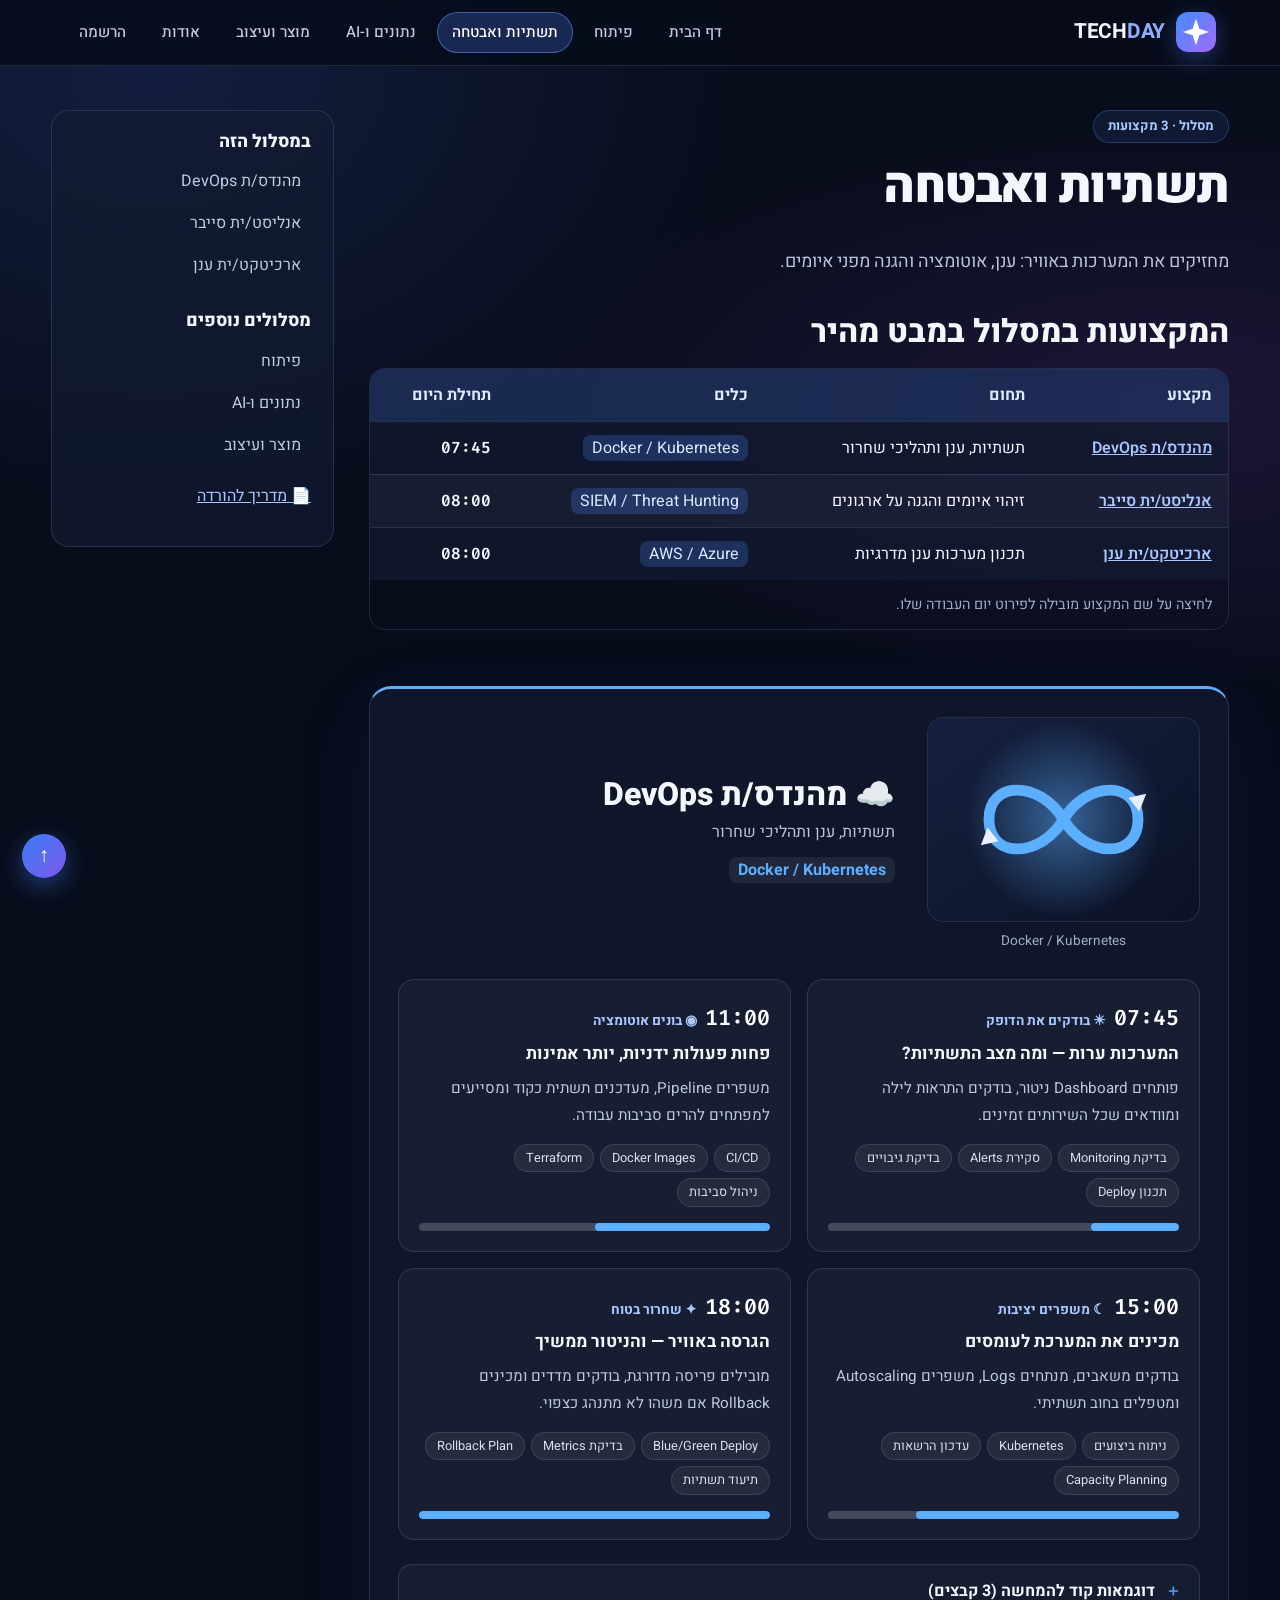
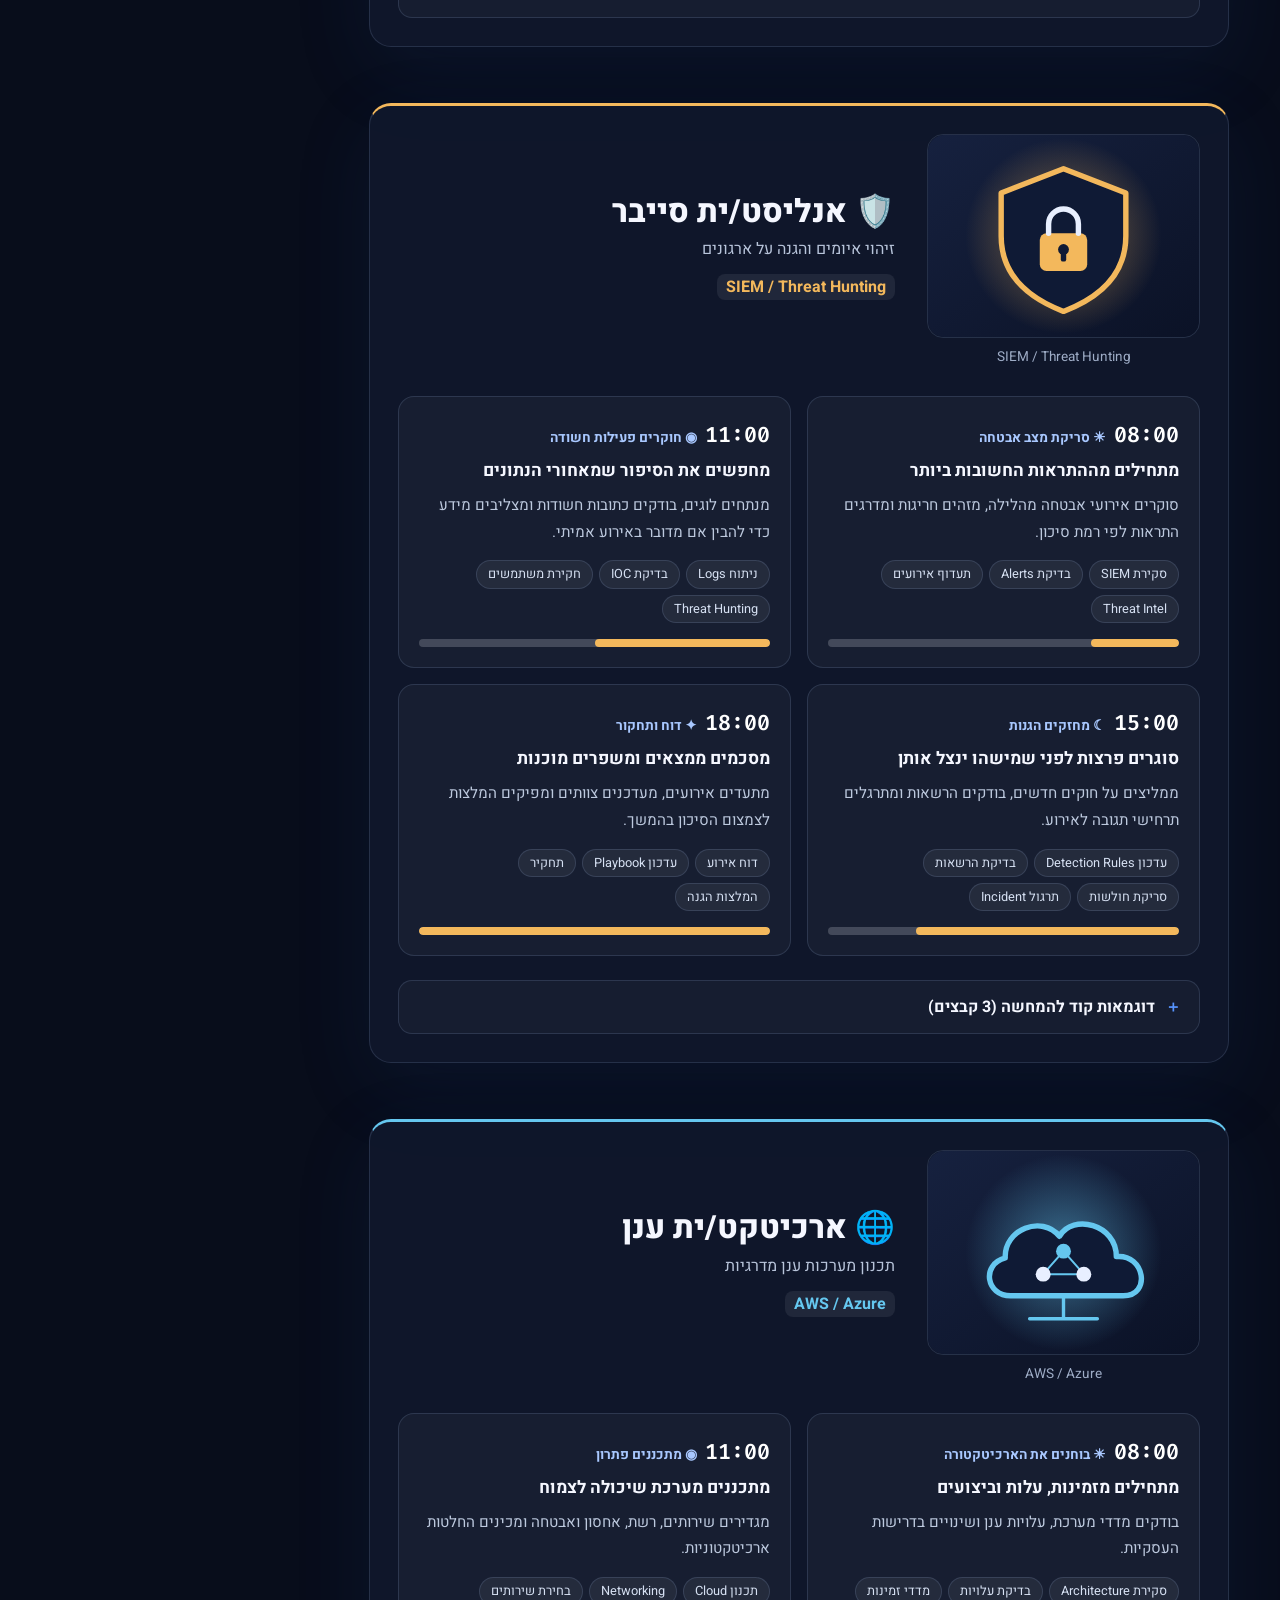
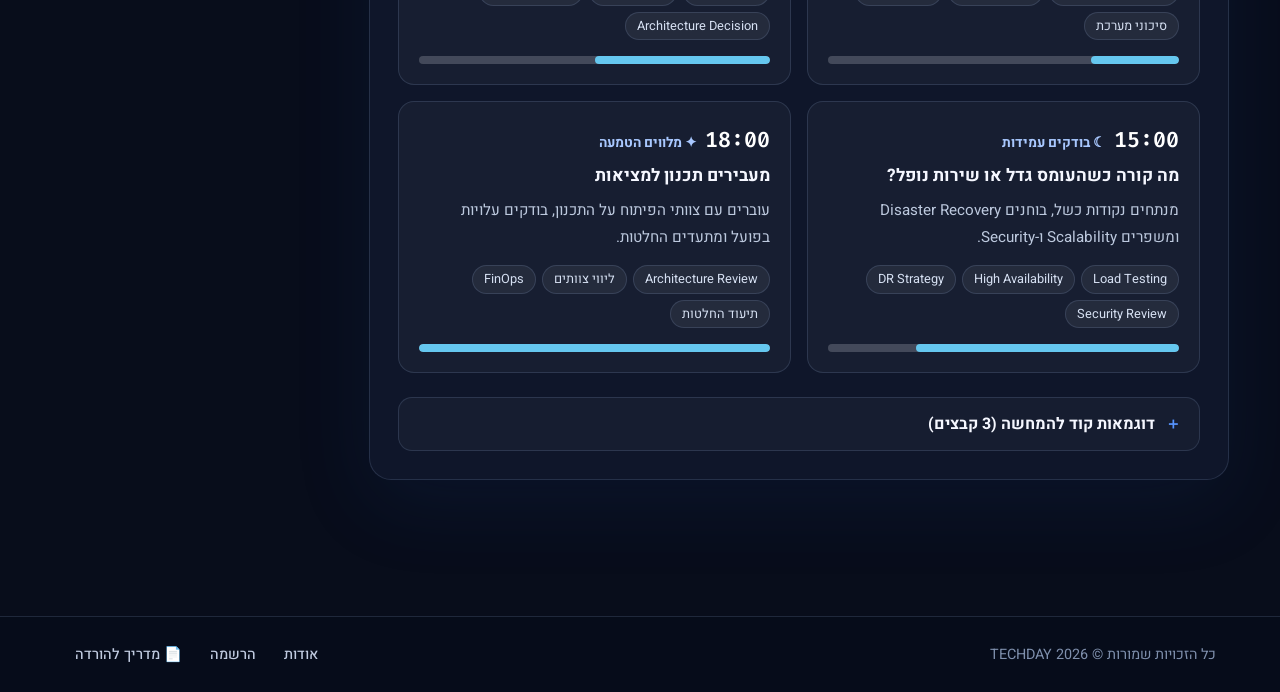
<file: pages/infrastructure.html>
<!DOCTYPE html>
<!-- DOCTYPE: מודיע לדפדפן שזה מסמך HTML5, כדי שיציג אותו לפי התקן העדכני -->
<!-- html: התגית שעוטפת את כל הדף.
     lang="he": שפת הדף עברית (עוזר לקוראי מסך, למנועי חיפוש ולתרגום אוטומטי).
     dir="rtl": כיוון הכתיבה מימין לשמאל, כך שכל הדף "מתחיל" מצד ימין -->
<html lang="he" dir="rtl">
<!-- ===== head: מידע על הדף. שום דבר כאן לא מוצג בתוך הדף עצמו ===== -->
<head>
<meta charset="UTF-8">
<!-- meta charset: קידוד התווים. UTF-8 מאפשר להציג עברית, אימוג'י וסימנים מיוחדים בלי ג'יבריש.
     השורה הזו חייבת להיות בתחילת ה-head -->
<!-- viewport: חובה לאתר רספונסיבי. אומר לטלפון להציג את הדף ברוחב המסך האמיתי
     (width=device-width) ובלי הגדלה התחלתית (initial-scale=1.0), ולא "להקטין" אתר של מחשב.
     בלי השורה הזו ה-media queries ב-CSS לא יעבדו נכון בטלפון -->
<meta name="viewport" content="width=device-width, initial-scale=1.0">
<!-- meta description: תיאור קצר של הדף. לא מוצג בדף, אבל גוגל מציג אותו
     מתחת לכותרת בתוצאות החיפוש. לכל דף תיאור משלו (קידום אתרים, SEO) -->
<meta name="description" content="יום בחייהם של אנשי מקצועות תשתיות ואבטחה בהייטק: תחנות היום, משימות, כלים ודוגמאות קוד.">
<!-- theme-color: צבע שורת הכתובת של הדפדפן בטלפון. זה אותו צבע כחול-לילה של רקע האתר -->
<meta name="theme-color" content="#080d1b">
<!-- title: הכותרת שמופיעה בלשונית של הדפדפן ובתוצאות החיפוש של גוגל.
     המבנה בכל הדפים זהה: שם הדף, קו אנכי ושם האתר -->
<title>תשתיות ואבטחה | TECHDAY</title>
<!-- favicon: האייקון הקטן שמופיע בלשונית ליד הכותרת.
     הדף נמצא בתיקיית pages, ולכן ../ "עולה" תיקייה אחת למעלה, לתיקייה הראשית של האתר -->
<link rel="icon" href="../favicon.ico" type="image/x-icon">
<!-- preconnect: "מתחבר מראש" לשרתים של Google Fonts, עוד לפני שמבקשים מהם את הגופנים,
     וכך הגופנים נטענים מהר יותר.
     בשורה השנייה יש crossorigin, כי קובצי הגופן עצמם מורדים משרת אחר (fonts.gstatic.com) -->
<link rel="preconnect" href="https://fonts.googleapis.com">
<link rel="preconnect" href="https://fonts.gstatic.com" crossorigin>
<!-- טעינת הגופנים מ-Google Fonts (שניהם תומכים בעברית):
     Heebo - הגופן של כל הטקסט באתר. wght@300;400;...;900: העוביים שמורידים, מדק מאוד ועד שמן מאוד
     Fira Code - גופן "מכונת כתיבה" (כל התווים באותו רוחב), לקוד ולשעות.
     &amp; בכתובת הוא הדרך לכתוב את התו & בתוך HTML (הוא מפריד בין שני הגופנים).
     display=swap: עד שהגופן נטען מוצג גופן גיבוי, כדי שהטקסט לא יהיה שקוף בזמן הטעינה -->
<link rel="stylesheet" href="https://fonts.googleapis.com/css2?family=Heebo:wght@300;400;500;600;700;800;900&amp;family=Fira+Code:wght@400;500;600&amp;display=swap">
<!-- קובץ העיצוב המשותף לכל הדפים: צבעים, גופנים, כותרת עליונה, תפריט, כפתורים, טבלאות וכותרת תחתונה -->
<link rel="stylesheet" href="../css/style.css">
<!-- קובץ העיצוב של דפי המקצועות (אותו קובץ לארבעת דפי המסלולים) בלבד. הוא נטען אחרי style.css,
     ולכן כלל כאן יכול "לדרוס" כלל משותף עם אותו סלקטור -->
<link rel="stylesheet" href="../css/professions.css">
</head>
<!-- ===== body: כל מה שמוצג בדף ===== -->
<body>
<!-- ===== header: הכותרת העליונה. זהה בכל דפי האתר =====
     ב-CSS (style.css) היא "דביקה" (position: sticky): נשארת בראש המסך בזמן גלילה.
     היא גם flex בשורה: הלוגו בצד אחד והתפריט בצד השני (justify-content: space-between).
     ב-CSS כתוב body > header - רק header שהוא ילד ישיר של body, ולא ה-header שבתוך main -->
<header>
  <!-- הלוגו ושם האתר עטופים בקישור אחד לדף הבית, כך שלחיצה על כל אחד מהם מחזירה לדף הבית -->
  <a href="../index.html">
    <!-- img: תמונת הלוגו (קובץ SVG - תמונה וקטורית שנשארת חדה בכל גודל).
         alt: טקסט חלופי, שקורא מסך מקריא לעיוורים ושמוצג אם התמונה לא נטענת.
         width ו-height: המידות של התמונה. הדפדפן שומר לה מקום מראש, והדף לא "קופץ" כשהיא נטענת -->
    <img src="../assets/images/logo.svg" alt="לוגו TECHDAY - לחיצה מובילה לדף הבית" width="40" height="40">
    <!-- strong: שם האתר, מודגש. החלק DAY עטוף ב-span, כדי שב-CSS יקבל צבע אחר (כחול) -->
    <strong>TECH<span>DAY</span></strong>
  </a>
  <!-- nav: תגית סמנטית לתפריט ניווט. בתוכה רשימה לא ממוספרת (ul), וכל פריט (li) הוא קישור לדף.
       aria-label: שם לתפריט בשביל קוראי מסך, כי יש באתר שני תפריטים (גם בכותרת התחתונה).
       ב-CSS הרשימה היא flex עם גלישה (flex-wrap), והקישורים נראים כמו כפתורים מעוגלים.
       הדפים האחרים נמצאים באותה תיקייה (pages), ולכן מספיק לכתוב את שם הקובץ.
       לדף הבית צריך לעלות תיקייה אחת: ../index.html -->
  <nav aria-label="תפריט ראשי">
    <ul>
      <li><a href="../index.html">דף הבית</a></li>
      <li><a href="development.html">פיתוח</a></li>
      <!-- aria-current="page": מסמן שזה הקישור לדף שבו נמצאים עכשיו.
           קורא מסך מודיע "הדף הנוכחי", וה-CSS מדגיש אותו בעזרת סלקטור תכונה: nav a[aria-current="page"] -->
      <li><a href="infrastructure.html" aria-current="page">תשתיות ואבטחה</a></li>
      <li><a href="data-ai.html">נתונים ו-AI</a></li>
      <li><a href="product-design.html">מוצר ועיצוב</a></li>
      <li><a href="about.html">אודות</a></li>
      <li><a href="order.html">הרשמה</a></li>
    </ul>
  </nav>
</header>

<!-- ===== div.wrapper: העוטף של התוכן המרכזי =====
     main מימין ו-aside (התפריט הצדדי) משמאל, זה לצד זה (flex בשורה).
     במסך צר מ-900 פיקסלים הם עוברים לעמודה, ו-aside יורד מתחת לתוכן.
     ב-CSS יש לו flex: 1, ולכן הוא תופס את כל הגובה הפנוי ודוחף את הכותרת התחתונה לתחתית המסך גם כשהדף קצר -->
<div class="wrapper">
<!-- ===== main: התוכן המרכזי והייחודי של הדף. יש רק main אחד בכל דף ===== -->
<main>
  <!-- header בתוך main: הפתיח של הדף (תווית, כותרת ראשית ופסקת פתיחה).
       ב-CSS כתוב main > header, ולכן העיצוב שלו נפרד מהכותרת העליונה של האתר (body > header).
       &middot; בתווית היא ישות HTML שמציגה נקודה באמצע השורה (·) -->
  <header>
    <span class="eyebrow">מסלול &middot; 3 מקצועות</span>
    <h1>תשתיות ואבטחה</h1>
    <p class="lead">מחזיקים את המערכות באוויר: ענן, אוטומציה והגנה מפני איומים.</p>
  </header>

  <!-- ===== טבלת סיכום: כל המקצועות במסלול במבט אחד ===== -->
  <section>
    <h2>המקצועות במסלול במבט מהיר</h2>
    <!-- div.table-wrap: עוטף את הטבלה. ב-CSS יש לו overflow-x: auto,
         ולכן בטלפון אפשר לגלול את הטבלה לצדדים במקום שהיא תבלוט מהמסך -->
    <div class="table-wrap">
      <!-- מבנה הטבלה:
           caption - הסבר לטבלה (מוצג מתחתיה). thead - שורת הכותרות. tbody - שורות התוכן
           tr - שורה. th - תא כותרת. td - תא רגיל
           scope="col" - כותרת של עמודה, scope="row" - כותרת של שורה (עוזר לקוראי מסך) -->
      <table>
        <caption>לחיצה על שם המקצוע מובילה לפירוט יום העבודה שלו.</caption>
        <thead>
          <tr><th scope="col">מקצוע</th><th scope="col">תחום</th><th scope="col">כלים</th><th scope="col">תחילת היום</th></tr>
        </thead>
        <tbody>
          <tr>
            <!-- שם המקצוע הוא קישור פנימי: href="#..." קופץ לכרטיס של המקצוע באותו דף (לפי ה-id שלו) -->
            <th scope="row"><a href="#devops">מהנדס/ת DevOps</a></th>
            <td>תשתיות, ענן ותהליכי שחרור</td>
            <!-- mark: סימון כמו במרקר. כאן הוא מדגיש את הכלים העיקריים של המקצוע -->
            <td><mark>Docker / Kubernetes</mark></td>
            <!-- time: שעת תחילת היום. datetime: השעה בפורמט שמחשב מבין -->
            <td><time datetime="07:45">07:45</time></td>
          </tr>
          <tr>
            <th scope="row"><a href="#cyber">אנליסט/ית סייבר</a></th>
            <td>זיהוי איומים והגנה על ארגונים</td>
            <td><mark>SIEM / Threat Hunting</mark></td>
            <td><time datetime="08:00">08:00</time></td>
          </tr>
          <tr>
            <th scope="row"><a href="#cloud">ארכיטקט/ית ענן</a></th>
            <td>תכנון מערכות ענן מדרגיות</td>
            <td><mark>AWS / Azure</mark></td>
            <td><time datetime="08:00">08:00</time></td>
          </tr>
        </tbody>
      </table>
    </div>
  </section>

  <!-- ===== מקצוע 1: מהנדס/ת DevOps =====
       כל מקצוע בדף הוא article עם אותו מבנה: כותרת עם איור, ארבע תחנות, ודוגמאות קוד.
       class="devops": נותן למקצוע צבע הדגשה משלו. ב-professions.css כל class מגדיר מחדש את המשתנה accent,
       וכל הכרטיס (הפס העליון, הסימון, פסי ההתקדמות) משתמש בו.
       id="devops": הכתובת של הכרטיס בתוך הדף. הקישורים בטבלה, בתפריט הצדדי ובדף הבית מובילים לכאן.
       כשהכתובת מסתיימת ב-#devops, הכרטיס נבחר ב-CSS על ידי :target ומקבל הדגשה -->
  <article class="devops" id="devops">
    <!-- header של הכרטיס: האיור מצד אחד, ושם המקצוע והתיאור מהצד השני.
         ב-CSS הוא flex בשורה, ובטלפון עובר לעמודה -->
    <header>
      <!-- figure: עוטף תמונה יחד עם הכיתוב שלה. figcaption: הכיתוב שמתחת לתמונה (כאן: הכלים).
           loading="lazy": התמונה נטענת רק כשמגיעים אליה בגלילה -->
      <figure>
        <img src="../assets/images/professions/devops.svg" alt="איור: מהנדס/ת DevOps" width="400" height="300" loading="lazy">
        <figcaption>Docker / Kubernetes</figcaption>
      </figure>
      <div>
        <!-- h2: שם המקצוע. האימוג'י עטוף ב-span עם aria-hidden="true",
             כדי שקורא מסך לא יקריא את שם הסמל לפני שם המקצוע -->
        <h2><span aria-hidden="true">☁️</span> מהנדס/ת DevOps</h2>
        <p>תשתיות, ענן ותהליכי שחרור</p>
        <p><mark>Docker / Kubernetes</mark></p>
      </div>
    </header>
    <!-- ol.stations: ארבע תחנות היום, כרשימה ממוספרת כי יש להן סדר.
         ב-CSS הרשימה היא flex עם גלישה: שתי תחנות בשורה, ובטלפון אחת.
         כל li הוא בעצמו flex בעמודה, ולפס ההתקדמות יש margin-top: auto,
         ולכן הוא תמיד בתחתית הכרטיס, גם כשהטקסט בכרטיסים באורך שונה -->
    <ol class="stations">
          <li>
            <!-- p.when: השעה (time) ושם התחנה. הסמלים ☀ ◉ ☾ ✦ מסמנים בוקר, צהריים, ערב ולילה -->
            <p class="when"><time datetime="07:45">07:45</time>☀ בודקים את הדופק</p>
            <h3>המערכות ערות — ומה מצב התשתיות?</h3>
            <p>פותחים Dashboard ניטור, בודקים התראות לילה ומוודאים שכל השירותים זמינים.</p>
            <!-- ul: המשימות של התחנה. ב-CSS הרשימה היא flex עם גלישה, וכל li נראה כמו תגית מעוגלת -->
            <ul>
              <li>בדיקת Monitoring</li>
              <li>סקירת Alerts</li>
              <li>בדיקת גיבויים</li>
              <li>תכנון Deploy</li>
            </ul>
            <!-- progress: באיזו תחנה אנחנו מתוך 4. בדף המקצועות הפס בצבע ההדגשה של המקצוע (המשתנה accent) -->
            <progress value="1" max="4">תחנה 1 מתוך 4</progress>
          </li>
          <li>
            <p class="when"><time datetime="11:00">11:00</time>◉ בונים אוטומציה</p>
            <h3>פחות פעולות ידניות, יותר אמינות</h3>
            <p>משפרים Pipeline, מעדכנים תשתית כקוד ומסייעים למפתחים להרים סביבות עבודה.</p>
            <ul>
              <li>CI/CD</li>
              <li>Docker Images</li>
              <li>Terraform</li>
              <li>ניהול סביבות</li>
            </ul>
            <progress value="2" max="4">תחנה 2 מתוך 4</progress>
          </li>
          <li>
            <p class="when"><time datetime="15:00">15:00</time>☾ משפרים יציבות</p>
            <h3>מכינים את המערכת לעומסים</h3>
            <p>בודקים משאבים, מנתחים Logs, משפרים Autoscaling ומטפלים בחוב תשתיתי.</p>
            <ul>
              <li>ניתוח ביצועים</li>
              <li>Kubernetes</li>
              <li>עדכון הרשאות</li>
              <li>Capacity Planning</li>
            </ul>
            <progress value="3" max="4">תחנה 3 מתוך 4</progress>
          </li>
          <li>
            <p class="when"><time datetime="18:00">18:00</time>✦ שחרור בטוח</p>
            <h3>הגרסה באוויר — והניטור ממשיך</h3>
            <p>מובילים פריסה מדורגת, בודקים מדדים ומכינים Rollback אם משהו לא מתנהג כצפוי.</p>
            <ul>
              <li>Blue/Green Deploy</li>
              <li>בדיקת Metrics</li>
              <li>Rollback Plan</li>
              <li>תיעוד תשתיות</li>
            </ul>
            <progress value="4" max="4">תחנה 4 מתוך 4</progress>
          </li>
    </ol>
    <!-- details: דוגמאות הקוד, סגורות כברירת מחדל. לחיצה על summary פותחת אותן.
         כל דוגמה היא figure: figcaption עם שם הקובץ, ומתחתיו pre + code עם הקוד.
         הקוד לא מוזח כמו שאר ה-HTML, כי בתוך pre כל רווח מוצג בדף.
         ב-CSS ה-pre מקבל direction: ltr ו-text-align: left, כי קוד נכתב משמאל לימין -->
    <details>
      <summary>דוגמאות קוד להמחשה (3 קבצים)</summary>
        <figure>
          <figcaption>המשימה &middot; <code>pipeline.yml</code></figcaption>
<pre><code>name: build-and-test
on: [push, pull_request]
jobs:
  build:
    runs-on: ubuntu-latest
    steps:
      - uses: actions/checkout@v4
      - run: docker build -t app .
      - run: npm test</code></pre>
        </figure>
        <figure>
          <figcaption>כלי עבודה &middot; <code>deployment.yaml</code></figcaption>
<pre><code>apiVersion: apps/v1
kind: Deployment
metadata:
  name: web-app
spec:
  replicas: 3
  selector:
    matchLabels:
      app: web-app</code></pre>
        </figure>
        <figure>
          <figcaption>תוצר &middot; <code>infra.tf</code></figcaption>
<pre><code>resource "aws_s3_bucket" "logs" {
  bucket = "company-app-logs"
  tags = {
    Environment = "production"
    ManagedBy   = "terraform"
  }
}</code></pre>
        </figure>
    </details>
  </article>

  <!-- ===== מקצוע 2: אנליסט/ית סייבר. אותו מבנה כמו המקצוע הראשון ===== -->
  <article class="cyber" id="cyber">
    <header>
      <figure>
        <img src="../assets/images/professions/cyber.svg" alt="איור: אנליסט/ית סייבר" width="400" height="300" loading="lazy">
        <figcaption>SIEM / Threat Hunting</figcaption>
      </figure>
      <div>
        <h2><span aria-hidden="true">🛡️</span> אנליסט/ית סייבר</h2>
        <p>זיהוי איומים והגנה על ארגונים</p>
        <p><mark>SIEM / Threat Hunting</mark></p>
      </div>
    </header>
    <ol class="stations">
          <li>
            <p class="when"><time datetime="08:00">08:00</time>☀ סריקת מצב אבטחה</p>
            <h3>מתחילים מההתראות החשובות ביותר</h3>
            <p>סוקרים אירועי אבטחה מהלילה, מזהים חריגות ומדרגים התראות לפי רמת סיכון.</p>
            <ul>
              <li>סקירת SIEM</li>
              <li>בדיקת Alerts</li>
              <li>תעדוף אירועים</li>
              <li>Threat Intel</li>
            </ul>
            <progress value="1" max="4">תחנה 1 מתוך 4</progress>
          </li>
          <li>
            <p class="when"><time datetime="11:00">11:00</time>◉ חוקרים פעילות חשודה</p>
            <h3>מחפשים את הסיפור שמאחורי הנתונים</h3>
            <p>מנתחים לוגים, בודקים כתובות חשודות ומצליבים מידע כדי להבין אם מדובר באירוע אמיתי.</p>
            <ul>
              <li>ניתוח Logs</li>
              <li>בדיקת IOC</li>
              <li>חקירת משתמשים</li>
              <li>Threat Hunting</li>
            </ul>
            <progress value="2" max="4">תחנה 2 מתוך 4</progress>
          </li>
          <li>
            <p class="when"><time datetime="15:00">15:00</time>☾ מחזקים הגנות</p>
            <h3>סוגרים פרצות לפני שמישהו ינצל אותן</h3>
            <p>ממליצים על חוקים חדשים, בודקים הרשאות ומתרגלים תרחישי תגובה לאירוע.</p>
            <ul>
              <li>עדכון Detection Rules</li>
              <li>בדיקת הרשאות</li>
              <li>סריקת חולשות</li>
              <li>תרגול Incident</li>
            </ul>
            <progress value="3" max="4">תחנה 3 מתוך 4</progress>
          </li>
          <li>
            <p class="when"><time datetime="18:00">18:00</time>✦ דוח ותחקור</p>
            <h3>מסכמים ממצאים ומשפרים מוכנות</h3>
            <p>מתעדים אירועים, מעדכנים צוותים ומפיקים המלצות לצמצום הסיכון בהמשך.</p>
            <ul>
              <li>דוח אירוע</li>
              <li>עדכון Playbook</li>
              <li>תחקיר</li>
              <li>המלצות הגנה</li>
            </ul>
            <progress value="4" max="4">תחנה 4 מתוך 4</progress>
          </li>
    </ol>
    <details>
      <summary>דוגמאות קוד להמחשה (3 קבצים)</summary>
        <figure>
          <figcaption>המשימה &middot; <code>suspicious-login.kql</code></figcaption>
<pre><code>SigninLogs
| where ResultType != "0"
| summarize Attempts=count()
    by UserPrincipalName, IPAddress
| where Attempts &gt; 10
| order by Attempts desc</code></pre>
        </figure>
        <figure>
          <figcaption>כלי עבודה &middot; <code>ioc-check.py</code></figcaption>
<pre><code>def is_suspicious(event, indicators):
    ip = event.get("source_ip")
    domain = event.get("domain")
    return (
        ip in indicators["ips"] or
        domain in indicators["domains"]
    )</code></pre>
        </figure>
        <figure>
          <figcaption>תוצר &middot; <code>incident-summary.md</code></figcaption>
<pre><code># Incident summary
Severity: Medium
Status: Contained

- Suspicious login attempts detected
- Account access reviewed
- MFA reset and monitoring enabled</code></pre>
        </figure>
    </details>
  </article>

  <!-- ===== מקצוע 3: ארכיטקט/ית ענן. אותו מבנה כמו המקצוע הראשון ===== -->
  <article class="cloud" id="cloud">
    <header>
      <figure>
        <img src="../assets/images/professions/cloud.svg" alt="איור: ארכיטקט/ית ענן" width="400" height="300" loading="lazy">
        <figcaption>AWS / Azure</figcaption>
      </figure>
      <div>
        <h2><span aria-hidden="true">🌐</span> ארכיטקט/ית ענן</h2>
        <p>תכנון מערכות ענן מדרגיות</p>
        <p><mark>AWS / Azure</mark></p>
      </div>
    </header>
    <ol class="stations">
          <li>
            <p class="when"><time datetime="08:00">08:00</time>☀ בוחנים את הארכיטקטורה</p>
            <h3>מתחילים מזמינות, עלות וביצועים</h3>
            <p>בודקים מדדי מערכת, עלויות ענן ושינויים בדרישות העסקיות.</p>
            <ul>
              <li>סקירת Architecture</li>
              <li>בדיקת עלויות</li>
              <li>מדדי זמינות</li>
              <li>סיכוני מערכת</li>
            </ul>
            <progress value="1" max="4">תחנה 1 מתוך 4</progress>
          </li>
          <li>
            <p class="when"><time datetime="11:00">11:00</time>◉ מתכננים פתרון</p>
            <h3>מתכננים מערכת שיכולה לצמוח</h3>
            <p>מגדירים שירותים, רשת, אחסון ואבטחה ומכינים החלטות ארכיטקטוניות.</p>
            <ul>
              <li>תכנון Cloud</li>
              <li>Networking</li>
              <li>בחירת שירותים</li>
              <li>Architecture Decision</li>
            </ul>
            <progress value="2" max="4">תחנה 2 מתוך 4</progress>
          </li>
          <li>
            <p class="when"><time datetime="15:00">15:00</time>☾ בודקים עמידות</p>
            <h3>מה קורה כשהעומס גדל או שירות נופל?</h3>
            <p>מנתחים נקודות כשל, בוחנים Disaster Recovery ומשפרים Scalability ו-Security.</p>
            <ul>
              <li>Load Testing</li>
              <li>High Availability</li>
              <li>DR Strategy</li>
              <li>Security Review</li>
            </ul>
            <progress value="3" max="4">תחנה 3 מתוך 4</progress>
          </li>
          <li>
            <p class="when"><time datetime="18:00">18:00</time>✦ מלווים הטמעה</p>
            <h3>מעבירים תכנון למציאות</h3>
            <p>עוברים עם צוותי הפיתוח על התכנון, בודקים עלויות בפועל ומתעדים החלטות.</p>
            <ul>
              <li>Architecture Review</li>
              <li>ליווי צוותים</li>
              <li>FinOps</li>
              <li>תיעוד החלטות</li>
            </ul>
            <progress value="4" max="4">תחנה 4 מתוך 4</progress>
          </li>
    </ol>
    <details>
      <summary>דוגמאות קוד להמחשה (3 קבצים)</summary>
        <figure>
          <figcaption>המשימה &middot; <code>architecture.yml</code></figcaption>
<pre><code>services:
  api:
    replicas: 3
    autoscaling: enabled
  database:
    multi_az: true
    backups: daily
  cache:
    engine: redis</code></pre>
        </figure>
        <figure>
          <figcaption>כלי עבודה &middot; <code>network.tf</code></figcaption>
<pre><code>module "network" {
  source               = "./modules/vpc"
  cidr_block           = "10.0.0.0/16"
  enable_nat_gateway   = true
  enable_dns_hostnames = true
}</code></pre>
        </figure>
        <figure>
          <figcaption>תוצר &middot; <code>decision-record.md</code></figcaption>
<pre><code># ADR-014: Multi-AZ database
Status: Accepted

Context: improve availability.
Decision: deploy across 2 zones.
Trade-off: higher baseline cost.</code></pre>
        </figure>
    </details>
  </article>
</main>
<!-- ===== aside: תפריט צדדי =====
     "במסלול הזה": קישורים פנימיים (#) לכרטיסי המקצועות בדף הזה.
     "מסלולים נוספים": קישורים לשאר דפי המסלולים, ובסוף קישור להורדת המדריך.
     ב-CSS הוא sticky: נשאר על המסך בזמן גלילה. aside h2 ~ h2 מוסיף רווח מעל הכותרת השנייה בלבד -->
<aside>
  <h2>במסלול הזה</h2>
  <ul>
    <li><a href="#devops">מהנדס/ת DevOps</a></li>
    <li><a href="#cyber">אנליסט/ית סייבר</a></li>
    <li><a href="#cloud">ארכיטקט/ית ענן</a></li>
  </ul>
  <h2>מסלולים נוספים</h2>
  <ul>
    <li><a href="development.html">פיתוח</a></li>
    <li><a href="data-ai.html">נתונים ו-AI</a></li>
    <li><a href="product-design.html">מוצר ועיצוב</a></li>
  </ul>
  <p><a href="../assets/files/techday-guide.pdf" download>מדריך להורדה</a></p>
</aside>
</div>

<!-- ===== footer: הכותרת התחתונה. זהה בכל דפי האתר =====
     ב-CSS היא flex בשורה: זכויות היוצרים בצד אחד והקישורים בצד השני.
     &copy; היא "ישות" (entity) של HTML שמציגה את הסימן © -->
<footer>
  <p>כל הזכויות שמורות &copy; 2026 TECHDAY</p>
  <!-- תפריט ניווט שני, עם aria-label אחר, כדי שקורא מסך יבדיל בינו לבין התפריט הראשי -->
  <nav aria-label="קישורים תחתונים">
    <ul>
      <li><a href="about.html">אודות</a></li>
      <li><a href="order.html">הרשמה</a></li>
      <!-- download: הדפדפן מוריד את הקובץ למחשב, במקום לפתוח אותו בלשונית.
           את הסמל 📄 שליד הקישור לא כותבים כאן: ה-CSS מוסיף אותו לבד לכל קישור שמסתיים ב-.pdf (a[href$=".pdf"]::before) -->
      <li><a href="../assets/files/techday-guide.pdf" download>מדריך להורדה</a></li>
    </ul>
  </nav>
</footer>

<!-- כפתור "חזרה לראש הדף": קבוע בפינת המסך (position: fixed ב-CSS) ולא זז בגלילה.
     href="#": קישור לראש הדף. הגלילה חלקה בזכות scroll-behavior: smooth ב-CSS.
     aria-label: לכפתור יש רק חץ בלי מילים, ולכן נותנים לו שם בשביל קוראי מסך -->
<a class="to-top" href="#" aria-label="חזרה לראש הדף">↑</a>
</body>
</html>
</file>
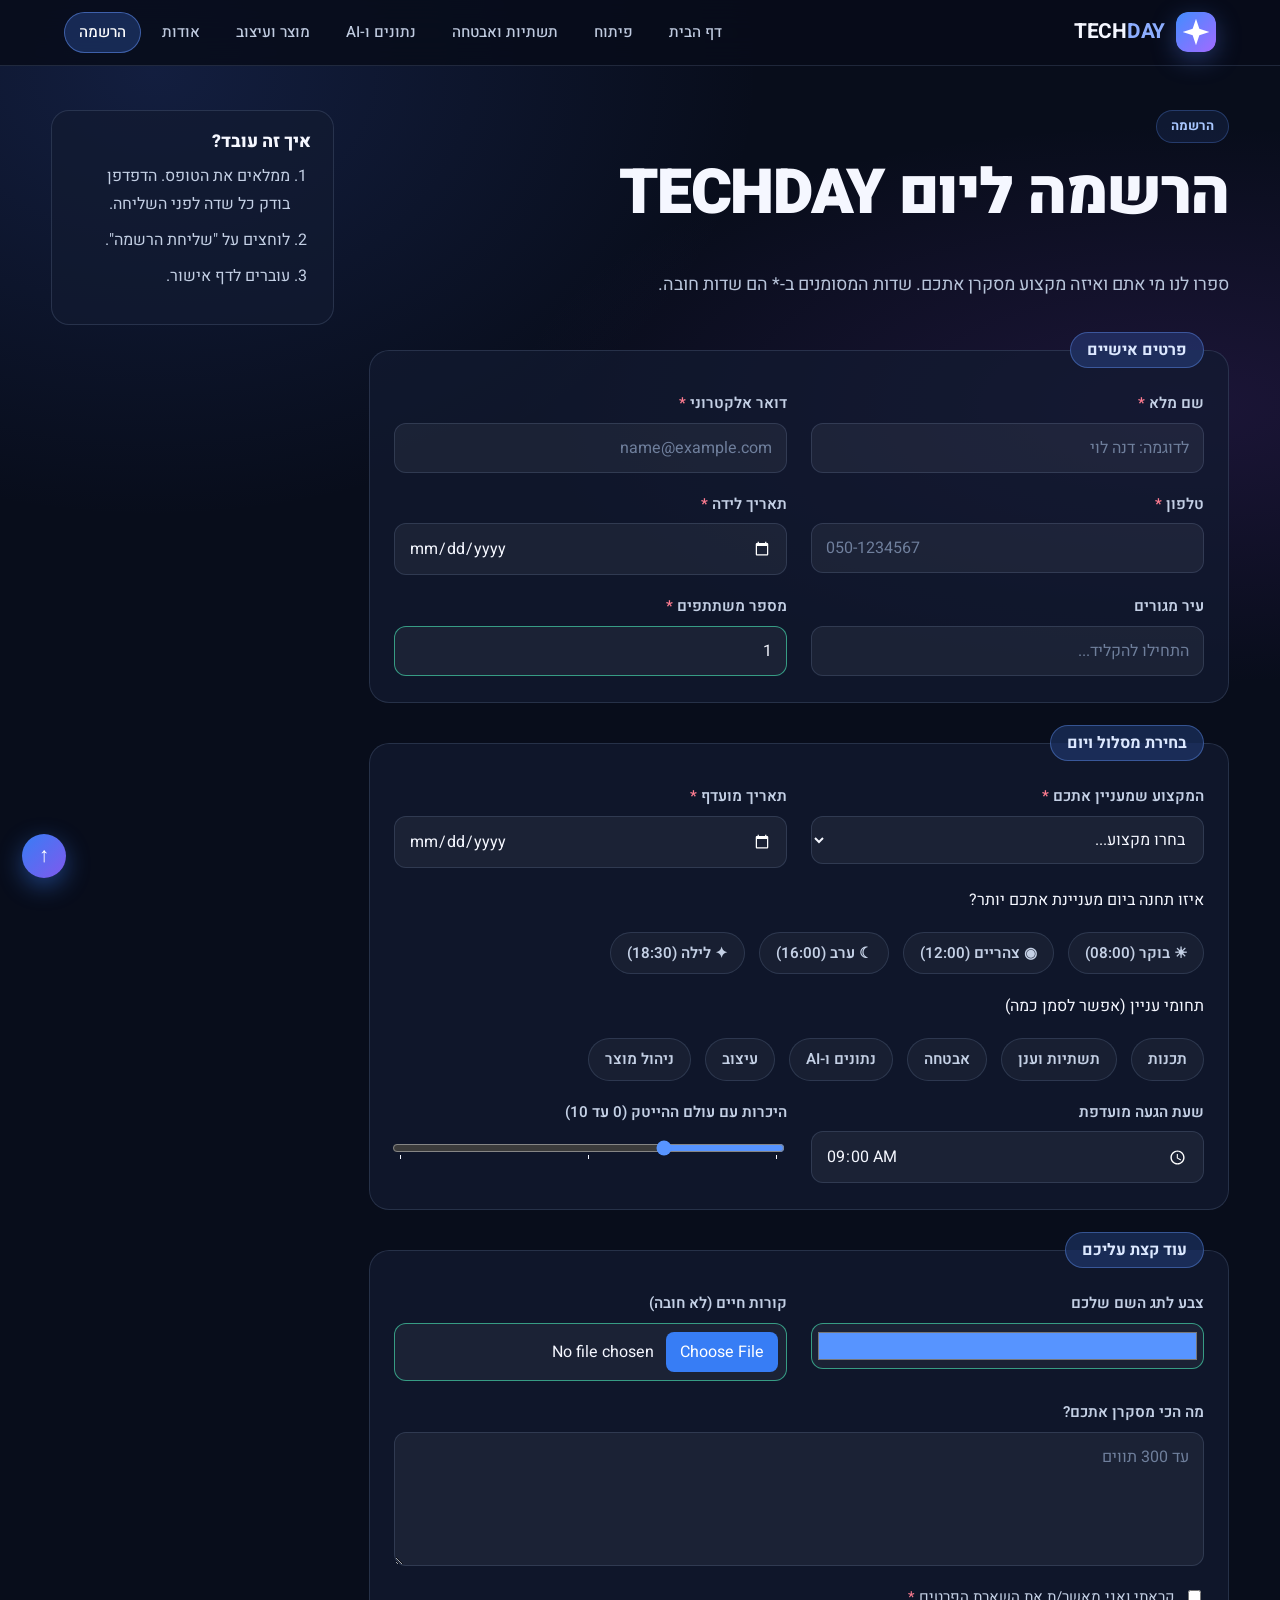
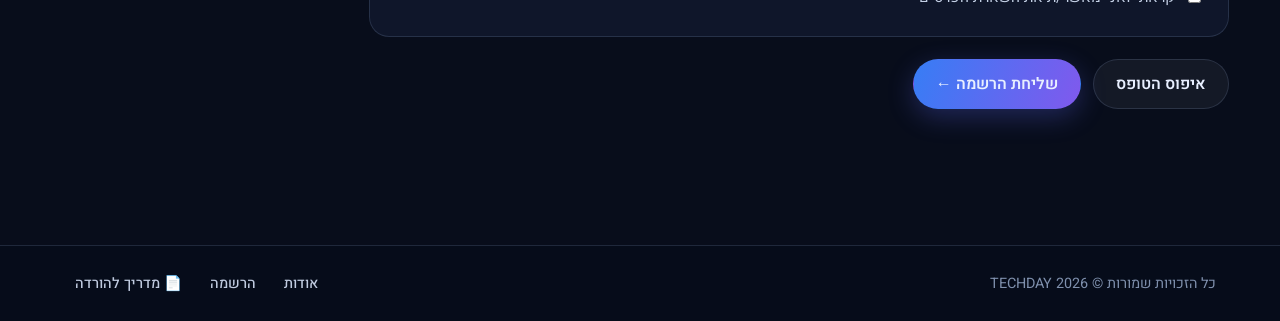
<file: pages/order.html>
<!DOCTYPE html>
<!-- DOCTYPE: מודיע לדפדפן שזה מסמך HTML5, כדי שיציג אותו לפי התקן העדכני -->
<!-- html: התגית שעוטפת את כל הדף.
     lang="he": שפת הדף עברית (עוזר לקוראי מסך, למנועי חיפוש ולתרגום אוטומטי).
     dir="rtl": כיוון הכתיבה מימין לשמאל, כך שכל הדף "מתחיל" מצד ימין -->
<html lang="he" dir="rtl">
<!-- ===== head: מידע על הדף. שום דבר כאן לא מוצג בתוך הדף עצמו ===== -->
<head>
<meta charset="UTF-8">
<!-- meta charset: קידוד התווים. UTF-8 מאפשר להציג עברית, אימוג'י וסימנים מיוחדים בלי ג'יבריש.
     השורה הזו חייבת להיות בתחילת ה-head -->
<!-- viewport: חובה לאתר רספונסיבי. אומר לטלפון להציג את הדף ברוחב המסך האמיתי
     (width=device-width) ובלי הגדלה התחלתית (initial-scale=1.0), ולא "להקטין" אתר של מחשב.
     בלי השורה הזו ה-media queries ב-CSS לא יעבדו נכון בטלפון -->
<meta name="viewport" content="width=device-width, initial-scale=1.0">
<!-- meta description: תיאור קצר של הדף. לא מוצג בדף, אבל גוגל מציג אותו
     מתחת לכותרת בתוצאות החיפוש. לכל דף תיאור משלו (קידום אתרים, SEO) -->
<meta name="description" content="טופס הרשמה ליום TECHDAY: בחירת מקצוע, תחנה מועדפת ותאריך.">
<!-- theme-color: צבע שורת הכתובת של הדפדפן בטלפון. זה אותו צבע כחול-לילה של רקע האתר -->
<meta name="theme-color" content="#080d1b">
<!-- title: הכותרת שמופיעה בלשונית של הדפדפן ובתוצאות החיפוש של גוגל.
     המבנה בכל הדפים זהה: שם הדף, קו אנכי ושם האתר -->
<title>הרשמה ליום TECHDAY | TECHDAY</title>
<!-- favicon: האייקון הקטן שמופיע בלשונית ליד הכותרת.
     הדף נמצא בתיקיית pages, ולכן ../ "עולה" תיקייה אחת למעלה, לתיקייה הראשית של האתר -->
<link rel="icon" href="../favicon.ico" type="image/x-icon">
<!-- preconnect: "מתחבר מראש" לשרתים של Google Fonts, עוד לפני שמבקשים מהם את הגופנים,
     וכך הגופנים נטענים מהר יותר.
     בשורה השנייה יש crossorigin, כי קובצי הגופן עצמם מורדים משרת אחר (fonts.gstatic.com) -->
<link rel="preconnect" href="https://fonts.googleapis.com">
<link rel="preconnect" href="https://fonts.gstatic.com" crossorigin>
<!-- טעינת הגופנים מ-Google Fonts (שניהם תומכים בעברית):
     Heebo - הגופן של כל הטקסט באתר. wght@300;400;...;900: העוביים שמורידים, מדק מאוד ועד שמן מאוד
     Fira Code - גופן "מכונת כתיבה" (כל התווים באותו רוחב), לקוד ולשעות.
     &amp; בכתובת הוא הדרך לכתוב את התו & בתוך HTML (הוא מפריד בין שני הגופנים).
     display=swap: עד שהגופן נטען מוצג גופן גיבוי, כדי שהטקסט לא יהיה שקוף בזמן הטעינה -->
<link rel="stylesheet" href="https://fonts.googleapis.com/css2?family=Heebo:wght@300;400;500;600;700;800;900&amp;family=Fira+Code:wght@400;500;600&amp;display=swap">
<!-- קובץ העיצוב המשותף לכל הדפים: צבעים, גופנים, כותרת עליונה, תפריט, כפתורים, טבלאות וכותרת תחתונה -->
<link rel="stylesheet" href="../css/style.css">
<!-- קובץ העיצוב של דף ההרשמה בלבד. הוא נטען אחרי style.css,
     ולכן כלל כאן יכול "לדרוס" כלל משותף עם אותו סלקטור -->
<link rel="stylesheet" href="../css/order.css">
</head>
<!-- ===== body: כל מה שמוצג בדף ===== -->
<body>
<!-- ===== header: הכותרת העליונה. זהה בכל דפי האתר =====
     ב-CSS (style.css) היא "דביקה" (position: sticky): נשארת בראש המסך בזמן גלילה.
     היא גם flex בשורה: הלוגו בצד אחד והתפריט בצד השני (justify-content: space-between).
     ב-CSS כתוב body > header - רק header שהוא ילד ישיר של body, ולא ה-header שבתוך main -->



     
<header>
  <!-- הלוגו ושם האתר עטופים בקישור אחד לדף הבית, כך שלחיצה על כל אחד מהם מחזירה לדף הבית -->
  <a href="../index.html">
    <!-- img: תמונת הלוגו (קובץ SVG - תמונה וקטורית שנשארת חדה בכל גודל).
         alt: טקסט חלופי, שקורא מסך מקריא לעיוורים ושמוצג אם התמונה לא נטענת.
         width ו-height: המידות של התמונה. הדפדפן שומר לה מקום מראש, והדף לא "קופץ" כשהיא נטענת -->
    <img src="../assets/images/logo.svg" alt="לוגו TECHDAY - לחיצה מובילה לדף הבית" width="40" height="40">
    <!-- strong: שם האתר, מודגש. החלק DAY עטוף ב-span, כדי שב-CSS יקבל צבע אחר (כחול) -->
    <strong>TECH<span>DAY</span></strong>
  </a>
  <!-- nav: תגית סמנטית לתפריט ניווט. בתוכה רשימה לא ממוספרת (ul), וכל פריט (li) הוא קישור לדף.
       aria-label: שם לתפריט בשביל קוראי מסך, כי יש באתר שני תפריטים (גם בכותרת התחתונה).
       ב-CSS הרשימה היא flex עם גלישה (flex-wrap), והקישורים נראים כמו כפתורים מעוגלים.
       הדפים האחרים נמצאים באותה תיקייה (pages), ולכן מספיק לכתוב את שם הקובץ.
       לדף הבית צריך לעלות תיקייה אחת: ../index.html -->
  <nav aria-label="תפריט ראשי">
    <ul>
      <li><a href="../index.html">דף הבית</a></li>
      <li><a href="development.html">פיתוח</a></li>
      <li><a href="infrastructure.html">תשתיות ואבטחה</a></li>
      <li><a href="data-ai.html">נתונים ו-AI</a></li>
      <li><a href="product-design.html">מוצר ועיצוב</a></li>
      <li><a href="about.html">אודות</a></li>
      <!-- aria-current="page": מסמן שזה הקישור לדף שבו נמצאים עכשיו.
           קורא מסך מודיע "הדף הנוכחי", וה-CSS מדגיש אותו בעזרת סלקטור תכונה: nav a[aria-current="page"] -->
      <li><a href="order.html" aria-current="page">הרשמה</a></li>
    </ul>
  </nav>
</header>

<!-- ===== div.wrapper: העוטף של התוכן המרכזי =====
     main מימין ו-aside (התפריט הצדדי) משמאל, זה לצד זה (flex בשורה).
     במסך צר מ-900 פיקסלים הם עוברים לעמודה, ו-aside יורד מתחת לתוכן.
     ב-CSS יש לו flex: 1, ולכן הוא תופס את כל הגובה הפנוי ודוחף את הכותרת התחתונה לתחתית המסך גם כשהדף קצר -->
<div class="wrapper">
<!-- ===== main: התוכן המרכזי והייחודי של הדף. יש רק main אחד בכל דף ===== -->
<main>
  <!-- header בתוך main: הפתיח של הדף (תווית, כותרת ראשית ופסקת פתיחה) -->
  <header>
    <span class="eyebrow">הרשמה</span>
    <h1>הרשמה ליום TECHDAY</h1>
    <!-- הכוכבית עטופה ב-span עם aria-hidden="true", כדי שקורא מסך לא יקריא "כוכבית" -->
    <p class="lead">ספרו לנו מי אתם ואיזה מקצוע מסקרן אתכם. שדות המסומנים ב-<span aria-hidden="true">*</span> הם שדות חובה.</p>
  </header>

  <section>
    <!-- ===== הטופס =====
         action="success.html": לאן נשלחים הפרטים. אין שרת אמיתי, ולכן הם נשלחים לדף אישור ("דמוי שרת").
         method="get": הפרטים עוברים בכתובת של דף האישור, אחרי סימן שאלה
         (למשל success.html?fullname=...&email=...), ואפשר לראות אותם בשורת הכתובת.
         לפני השליחה הדפדפן בודק את כל בדיקות התקינות (required, pattern, min, max ועוד).
         אם משהו לא תקין, הוא לא שולח ומציג הודעה ליד השדה.
         name: לכל שדה יש name, וזה השם שתחתיו הערך נשלח. שדה בלי name לא נשלח בכלל.
         ב-CSS (order.css) הטופס הוא flex בעמודה: שלושת החלקים זה מתחת לזה -->
    <form action="success.html" method="get">

      <!-- ===== חלק 1: פרטים אישיים =====
           fieldset: מקבץ שדות שקשורים זה לזה. legend: הכותרת של הקבוצה.
           ב-CSS כל fieldset הוא flex עם גלישה, וכל שדה (p) תופס כ-45% מהרוחב: שני שדות בשורה -->
      <fieldset>
        <legend>פרטים אישיים</legend>
        <!-- מבנה כל שדה: p שעוטף label (הכיתוב) ו-input (השדה).
             label for="fullname" מתחבר לשדה עם id="fullname": לחיצה על הכיתוב מעבירה את הסמן לשדה,
             וקורא מסך מקריא את הכיתוב.
             הכוכבית האדומה של שדה חובה לא כתובה כאן: ה-CSS מוסיף אותה לבד לכל p שיש בו שדה עם required
             (הסלקטור p:has(> [required]) > label::after) -->
        <p>
          <label for="fullname">שם מלא</label>
          <!-- type="text": שדה טקסט רגיל.
               required: חובה למלא. minlength / maxlength: מספר התווים המינימלי והמקסימלי.
               pattern: ביטוי רגולרי שהערך חייב להתאים לו. כאן: [א-תA-Za-z' \-]{2,40}
                 בתוך הסוגריים המרובעים: אותיות בעברית (א-ת), באנגלית (A-Z, a-z), גרש, רווח ומקף.
                 המקף כתוב \- עם לוכסן, כי בלי הלוכסן מקף בתוך סוגריים מרובעים מסמן טווח.
                 {2,40}: בין 2 ל-40 תווים כאלה. כך "בן-דוד" או "ג'ני" עוברים, אבל "123" לא.
               title: ההסבר שמופיע בהודעת השגיאה כשה-pattern לא מתאים.
               placeholder: טקסט אפור לדוגמה, שנעלם כשמתחילים להקליד.
               autocomplete="name": הדפדפן יכול להציע את השם השמור אצלו -->
          <input type="text" id="fullname" name="fullname" required minlength="2" maxlength="40"
                 pattern="[א-תA-Za-z' \-]{2,40}" title="שם באותיות בעברית או באנגלית בלבד (2 עד 40 תווים)"
                 placeholder="לדוגמה: דנה לוי" autocomplete="name">
        </p>
        <p>
          <label for="email">דואר אלקטרוני</label>
          <!-- type="email": שדה דואר אלקטרוני. הדפדפן בודק בעצמו שיש @ וטקסט לפניו ואחריו.
               בטלפון נפתחת מקלדת עם @ -->
          <input type="email" id="email" name="email" required placeholder="name@example.com" autocomplete="email">
        </p>
        <p>
          <label for="phone">טלפון</label>
          <!-- type="tel": שדה טלפון. בטלפון נפתחת מקלדת ספרות.
               pattern: 0(5[0-9]|7[0-9]|[2-489])-?[0-9]{7}
                 0        - מתחיל בספרה 0
                 (...|...) - הקידומת: אחת מהאפשרויות שבסוגריים (הקו האנכי | אומר "או"):
                            5[0-9] = נייד, שתי ספרות אחרי ה-0 (050 עד 059)
                            7[0-9] = קידומות 07X, גם הן שתי ספרות (072, 073, 077 וכו')
                            [2-489] = קווי, ספרה אחת: 2, 3, 4, 8 או 9 (02, 03, 04, 08, 09)
                 -?       - מקף, אבל סימן השאלה אומר שהוא לא חובה
                 [0-9]{7} - בדיוק 7 ספרות
               כך 050-1234567, 0501234567, 077-1234567 ו-02-1234567 עוברים,
               ו-07-1234567 (קידומת שלא קיימת) נדחה -->
          <input type="tel" id="phone" name="phone" required pattern="0(5[0-9]|7[0-9]|[2-489])-?[0-9]{7}"
                 title="מספר טלפון ישראלי, לדוגמה 050-1234567" placeholder="050-1234567" autocomplete="tel">
        </p>
        <p>
          <label for="birthdate">תאריך לידה</label>
          <!-- type="date": פותח לוח שנה לבחירת תאריך.
               min / max: התאריך המוקדם והמאוחר ביותר שמותר, בפורמט שנה-חודש-יום -->
          <input type="date" id="birthdate" name="birthdate" required min="1930-01-01" max="2020-12-31">
        </p>
        <p>
          <label for="city">עיר מגורים</label>
          <!-- list="cities": מחבר את השדה ל-datalist עם id="cities" (מתחת לשדה).
               בזמן ההקלדה מופיעה רשימת הצעות. אפשר לבחור מהרשימה או לכתוב עיר אחרת.
               השדה לא חובה (אין required). autocomplete="address-level2": הדפדפן מבין שזו עיר -->
          <input type="text" id="city" name="city" list="cities" placeholder="התחילו להקליד..." autocomplete="address-level2">
          <!-- datalist: רשימת ההצעות. כל option הוא הצעה אחת (value). הרשימה עצמה לא מוצגת בדף -->
          <datalist id="cities">
    <option value="תל אביב">
    <option value="ירושלים">
    <option value="חיפה">
    <option value="באר שבע">
    <option value="ראשון לציון">
    <option value="פתח תקווה">
    <option value="נתניה">
    <option value="אשדוד">
    <option value="רחובות">
    <option value="רמת גן">
    <option value="מודיעין">
    <option value="הרצליה">
          </datalist>
        </p>
        <p>
          <label for="guests">מספר משתתפים</label>
          <!-- type="number": מספרים בלבד, עם חיצים להעלאה ולהורדה.
               min / max: הקטן והגדול ביותר שמותר (1 עד 5). step="1": קפיצות של 1, כלומר רק מספרים שלמים.
               value="1": הערך ההתחלתי -->
          <input type="number" id="guests" name="guests" required min="1" max="5" step="1" value="1">
        </p>
      </fieldset>

      <!-- ===== חלק 2: בחירת מסלול ויום ===== -->
      <fieldset>
        <legend>בחירת מסלול ויום</legend>
        <p>
          <label for="track">המקצוע שמעניין אתכם</label>
          <!-- select: רשימה נפתחת. כל option הוא בחירה אחת: value הוא הערך שנשלח (באנגלית),
               והטקסט בין התגיות הוא מה שרואים.
               האפשרות הראשונה "בחרו מקצוע..." היא רק הנחיה: value="" (ריק), selected (נבחרת בהתחלה)
               ו-disabled (אי אפשר לבחור בה). עם required אי אפשר לשלוח את הטופס בלי לבחור מקצוע אמיתי.
               optgroup: מקבץ אפשרויות תחת כותרת (label). את הכותרת עצמה אי אפשר לבחור -->
          <select id="track" name="track" required>
            <option value="" selected disabled>בחרו מקצוע...</option>
          <optgroup label="פיתוח">
            <option value="backend">מפתח/ת Backend</option>
            <option value="frontend">מפתח/ת Frontend</option>
            <option value="fullstack">מפתח/ת Full Stack</option>
            <option value="qa">מהנדס/ת QA ואוטומציה</option>
          </optgroup>
          <optgroup label="תשתיות ואבטחה">
            <option value="devops">מהנדס/ת DevOps</option>
            <option value="cyber">אנליסט/ית סייבר</option>
            <option value="cloud">ארכיטקט/ית ענן</option>
          </optgroup>
          <optgroup label="נתונים ו-AI">
            <option value="data">אנליסט/ית נתונים</option>
            <option value="ml">מהנדס/ת Machine Learning</option>
          </optgroup>
          <optgroup label="מוצר ועיצוב">
            <option value="ux">מעצב/ת UX/UI</option>
            <option value="pm">מנהל/ת מוצר (Product)</option>
            <option value="scrum">Scrum Master</option>
            <option value="writer">כותב/ת תוכן טכנולוגי</option>
          </optgroup>
          </select>
        </p>
        <p>
          <label for="eventdate">תאריך מועדף</label>
          <!-- עוד שדה תאריך, עם טווח של התאריכים שבהם מתקיים היום: מדצמבר 2026 עד סוף יוני 2027 -->
          <input type="date" id="eventdate" name="eventdate" required min="2026-12-01" max="2027-06-30">
        </p>
        <!-- p.wide: כותרת לקבוצת כפתורי הרדיו. class="wide" נותן לה שורה שלמה (flex-basis: 100% ב-CSS).
             היא p רגיל ולא label, כי היא לא שייכת לשדה אחד אלא לקבוצה -->
        <p class="wide">איזו תחנה ביום מעניינת אתכם יותר?</p>
        <!-- כפתורי רדיו: בחירה אחת בלבד מתוך כמה.
             לכל הכפתורים אותו name="station", ולכן בחירה באחד מבטלת את הקודם.
             required על הכפתורים: חייבים לבחור אחד מהם לפני השליחה.
             role="radiogroup" ו-aria-label: מודיעים לקורא מסך שאלה כפתורים של קבוצה אחת, ומה שמה.
             ב-CSS עיגול הרדיו עצמו מוסתר, וה-label נראה כמו כפתור מעוגל.
             ה-input בא לפני ה-label בכוונה: הסלקטור input:checked + label צובע את ה-label
             שבא מיד אחרי הכפתור שנבחר -->
        <div role="radiogroup" aria-label="תחנה מועדפת ביום">
          <p><input type="radio" id="station-morning" name="station" value="morning" required><label for="station-morning">☀ בוקר (08:00)</label></p>
          <p><input type="radio" id="station-noon" name="station" value="noon" required><label for="station-noon">◉ צהריים (12:00)</label></p>
          <p><input type="radio" id="station-evening" name="station" value="evening" required><label for="station-evening">☾ ערב (16:00)</label></p>
          <p><input type="radio" id="station-night" name="station" value="night" required><label for="station-night">✦ לילה (18:30)</label></p>
        </div>
        <!-- p.wide: כותרת לקבוצת תיבות הסימון -->
        <p class="wide">תחומי עניין (אפשר לסמן כמה)</p>
        <!-- תיבות סימון (checkbox): אפשר לסמן כמה ביחד, או אף אחת (אין required).
             לכולן אותו name="interest", וכל תיבה מסומנת נשלחת בנפרד: interest=code&interest=data...
             role="group" ו-aria-label: מודיעים לקורא מסך שאלה שדות של קבוצה אחת.
             העיצוב זהה לכפתורי הרדיו: התיבה מוסתרת, וה-label נצבע כשהיא מסומנת -->
        <div role="group" aria-label="תחומי עניין">
          <p><input type="checkbox" id="interest-code" name="interest" value="code"><label for="interest-code">תכנות</label></p>
          <p><input type="checkbox" id="interest-infra" name="interest" value="infra"><label for="interest-infra">תשתיות וענן</label></p>
          <p><input type="checkbox" id="interest-security" name="interest" value="security"><label for="interest-security">אבטחה</label></p>
          <p><input type="checkbox" id="interest-data" name="interest" value="data"><label for="interest-data">נתונים ו-AI</label></p>
          <p><input type="checkbox" id="interest-design" name="interest" value="design"><label for="interest-design">עיצוב</label></p>
          <p><input type="checkbox" id="interest-product" name="interest" value="product"><label for="interest-product">ניהול מוצר</label></p>
        </div>
        <p>
          <label for="arrival">שעת הגעה מועדפת</label>
          <!-- type="time": בחירת שעה. min / max: מ-08:00 עד 12:00. value: השעה שמופיעה בהתחלה -->
          <input type="time" id="arrival" name="arrival" min="08:00" max="12:00" value="09:00">
        </p>
        <p>
          <label for="experience">היכרות עם עולם ההייטק (0 עד 10)</label>
          <!-- type="range": מחוון (סליידר). min / max: הקצוות (0 עד 10), step: קפיצות של 1,
               value="3": המיקום ההתחלתי.
               list="ticks": מחבר את המחוון ל-datalist שמתחתיו, ולכן מופיעים סימונים קטנים ב-0, 5 ו-10 -->
          <input type="range" id="experience" name="experience" min="0" max="10" step="1" value="3" list="ticks">
          <datalist id="ticks">
            <option value="0" label="0"></option>
            <option value="5" label="5"></option>
            <option value="10" label="10"></option>
          </datalist>
        </p>
      </fieldset>

      <!-- ===== חלק 3: עוד קצת עליכם ===== -->
      <fieldset>
        <legend>עוד קצת עליכם</legend>
        <p>
          <label for="badge">צבע לתג השם שלכם</label>
          <!-- type="color": פותח בוחר צבעים. value: הצבע ההתחלתי, בקוד הקסדצימלי (# ואחריו 6 תווים) -->
          <input type="color" id="badge" name="badge" value="#5794ff">
        </p>
        <p>
          <label for="cv">קורות חיים (לא חובה)</label>
          <!-- type="file": כפתור לבחירת קובץ מהמחשב.
               accept: חלון הבחירה מציג רק קבצים מהסוגים האלה (PDF ו-Word).
               עם method="get" נשלח רק שם הקובץ ולא הקובץ עצמו, וזה מספיק לטופס הדגמה.
               ב-CSS הכפתור "Choose File" מעוצב בעזרת ::file-selector-button -->
          <input type="file" id="cv" name="cv" accept=".pdf,.doc,.docx">
        </p>
        <p class="wide">
          <label for="message">מה הכי מסקרן אתכם?</label>
          <!-- textarea: שדה טקסט של כמה שורות. rows="4": גובה התחלתי של 4 שורות.
               maxlength="300": אי אפשר להקליד יותר מ-300 תווים.
               ב-CSS resize: vertical - אפשר למתוח את השדה רק לגובה, לא לרוחב -->
          <textarea id="message" name="message" rows="4" maxlength="300" placeholder="עד 300 תווים"></textarea>
        </p>
        <!-- תיבת סימון אחת עם required: אי אפשר לשלוח בלי לסמן אותה.
             כאן התיבה לא מוסתרת (היא לא בתוך div), ו-.agree ב-CSS מסדר אותה בשורה אחת עם הכיתוב -->
        <p class="agree wide">
          <input type="checkbox" id="agree" name="agree" value="yes" required>
          <label for="agree">קראתי ואני מאשר/ת את השארת הפרטים</label>
        </p>
      </fieldset>

      <p>
        <!-- כפתורי הטופס:
             type="reset" - מחזיר את כל השדות לערכים ההתחלתיים שלהם
             type="submit" - בודק את כל השדות, ואם הכול תקין שולח את הטופס לכתובת שב-action.
             ב-CSS form > p הוא flex: שני הכפתורים זה לצד זה, ובטלפון כל אחד בשורה שלמה -->
        <button class="btn" type="reset">איפוס הטופס</button>
        <button class="btn primary" type="submit">שליחת הרשמה ←</button>
      </p>
    </form>
  </section>
</main>
<!-- ===== aside: הסבר קצר על הטופס, בצד הדף =====
     ol: רשימה ממוספרת, כי אלה שלבים לפי סדר. small: טקסט משני ("אותיות קטנות") -->
<aside>
  <h2>איך זה עובד?</h2>
  <ol>
    <li>ממלאים את הטופס. הדפדפן בודק כל שדה לפני השליחה.</li>
    <li>לוחצים על "שליחת הרשמה".</li>
    <li>עוברים לדף אישור.</li>
  </ol>

</aside>
</div>

<!-- ===== footer: הכותרת התחתונה. זהה בכל דפי האתר =====
     ב-CSS היא flex בשורה: זכויות היוצרים בצד אחד והקישורים בצד השני.
     &copy; היא "ישות" (entity) של HTML שמציגה את הסימן © -->
<footer>
  <p>כל הזכויות שמורות &copy; 2026 TECHDAY</p>
  <!-- תפריט ניווט שני, עם aria-label אחר, כדי שקורא מסך יבדיל בינו לבין התפריט הראשי -->
  <nav aria-label="קישורים תחתונים">
    <ul>
      <li><a href="about.html">אודות</a></li>
      <li><a href="order.html">הרשמה</a></li>
      <!-- download: הדפדפן מוריד את הקובץ למחשב, במקום לפתוח אותו בלשונית.
           את הסמל 📄 שליד הקישור לא כותבים כאן: ה-CSS מוסיף אותו לבד לכל קישור שמסתיים ב-.pdf (a[href$=".pdf"]::before) -->
      <li><a href="../assets/files/techday-guide.pdf" download>מדריך להורדה</a></li>
    </ul>
  </nav>
</footer>

<!-- כפתור "חזרה לראש הדף": קבוע בפינת המסך (position: fixed ב-CSS) ולא זז בגלילה.
     href="#": קישור לראש הדף. הגלילה חלקה בזכות scroll-behavior: smooth ב-CSS.
     aria-label: לכפתור יש רק חץ בלי מילים, ולכן נותנים לו שם בשביל קוראי מסך -->
<a class="to-top" href="#" aria-label="חזרה לראש הדף">↑</a>
</body>
</html>
</file>
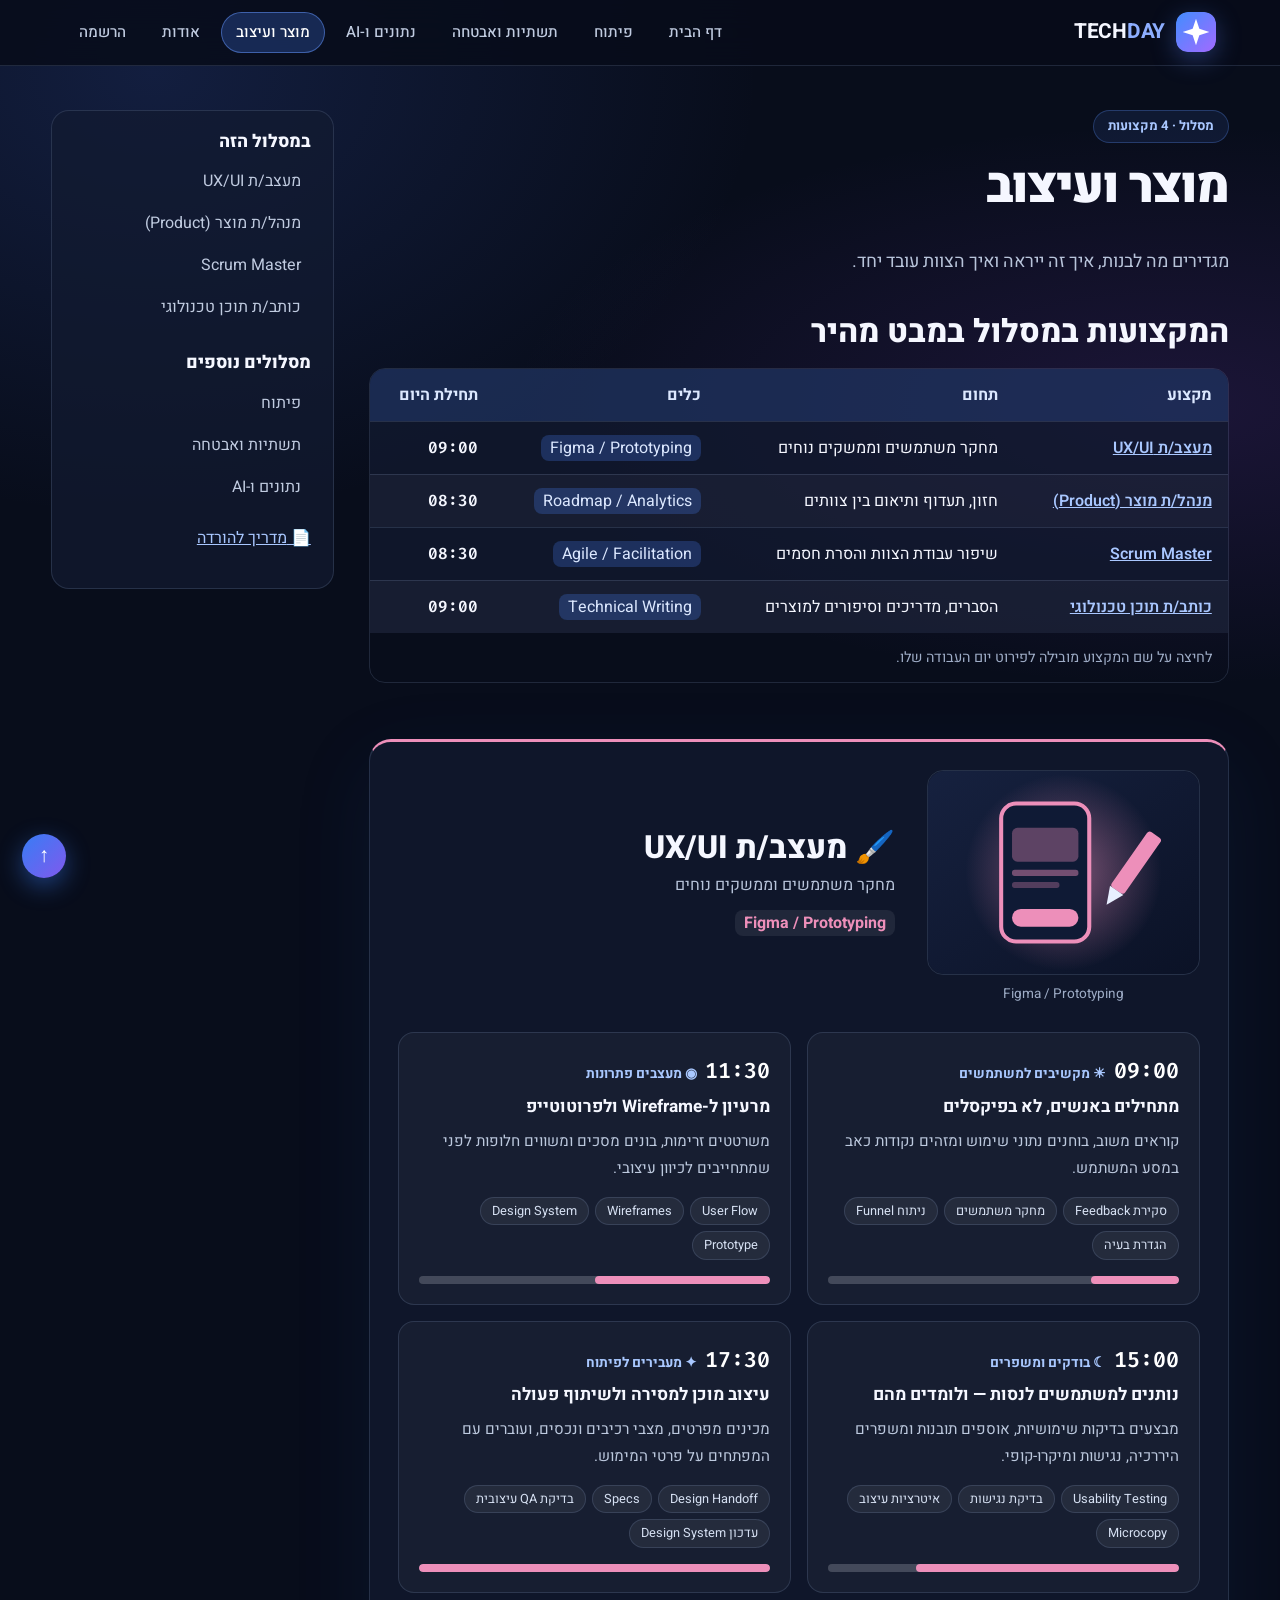
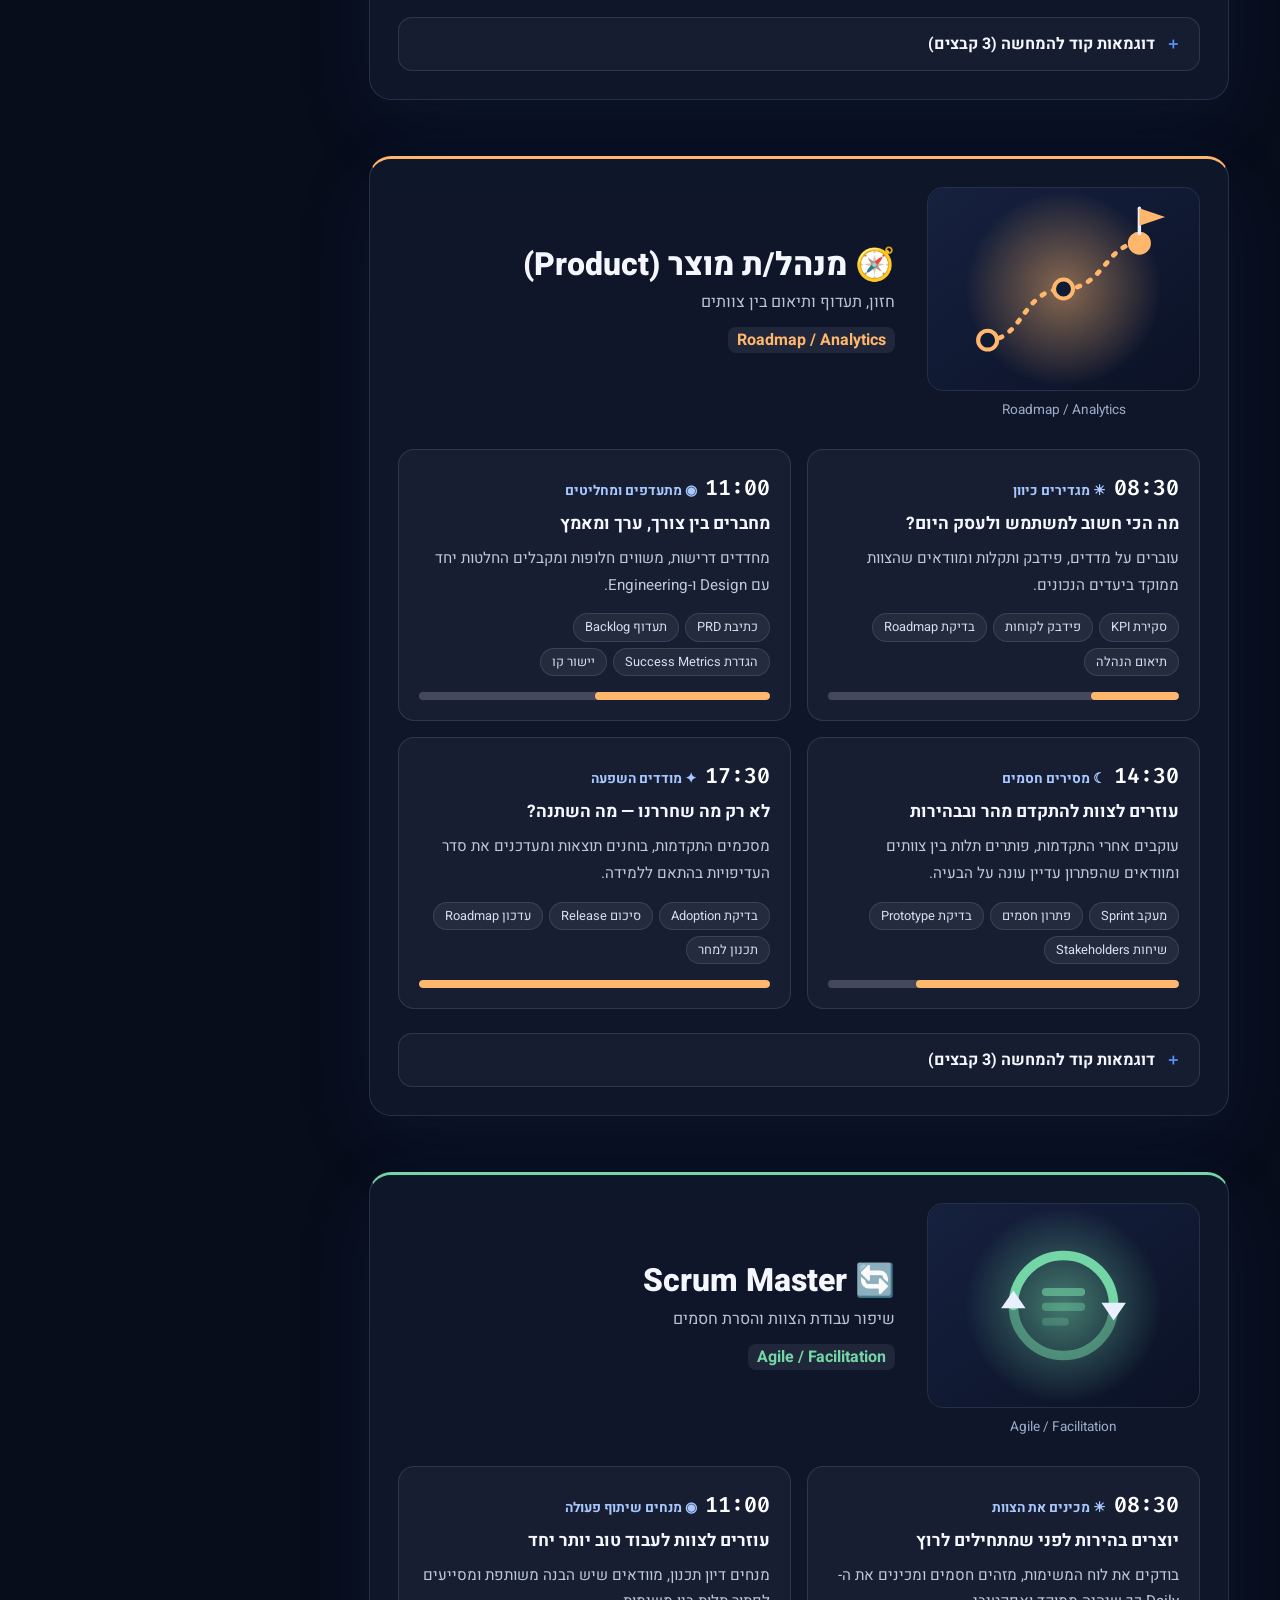
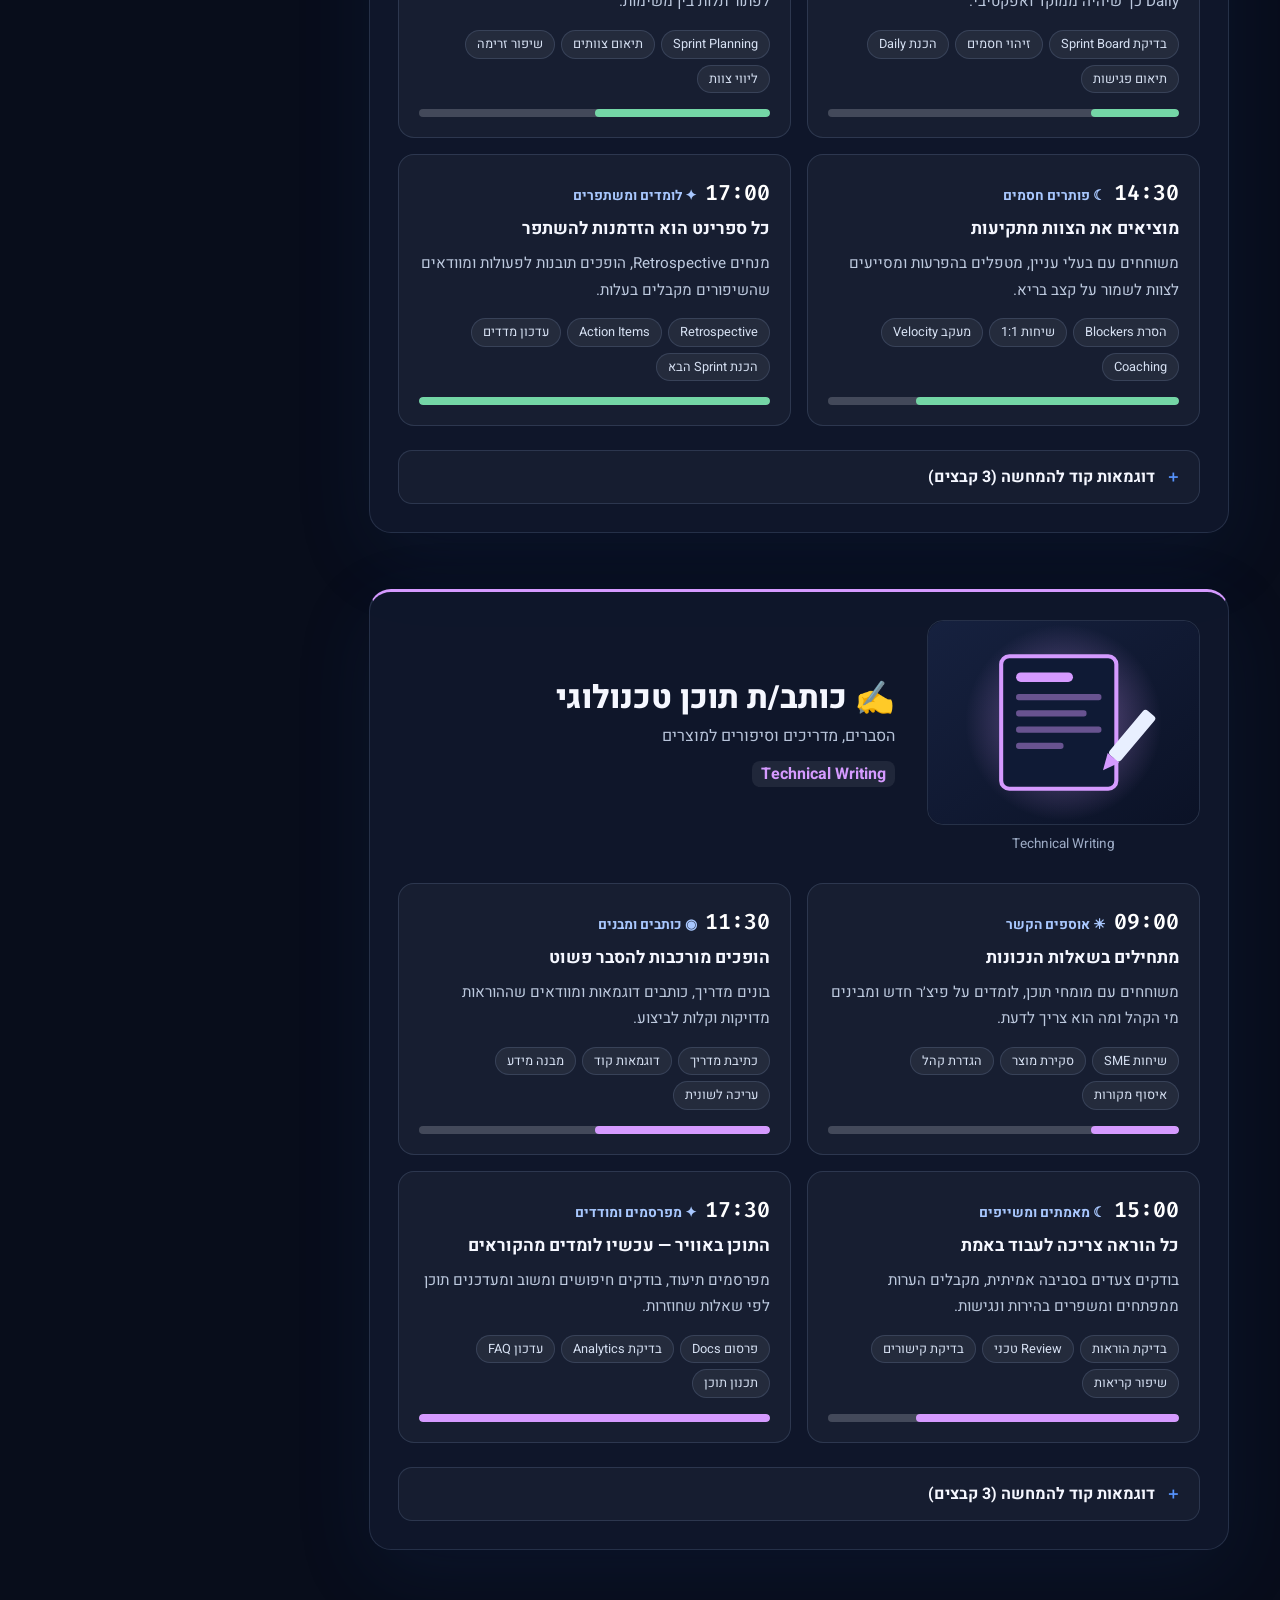
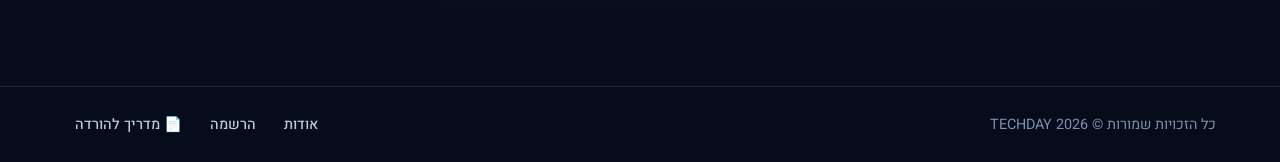
<file: pages/product-design.html>
<!DOCTYPE html>
<!-- DOCTYPE: מודיע לדפדפן שזה מסמך HTML5, כדי שיציג אותו לפי התקן העדכני -->
<!-- html: התגית שעוטפת את כל הדף.
     lang="he": שפת הדף עברית (עוזר לקוראי מסך, למנועי חיפוש ולתרגום אוטומטי).
     dir="rtl": כיוון הכתיבה מימין לשמאל, כך שכל הדף "מתחיל" מצד ימין -->
<html lang="he" dir="rtl">
<!-- ===== head: מידע על הדף. שום דבר כאן לא מוצג בתוך הדף עצמו ===== -->
<head>
<meta charset="UTF-8">
<!-- meta charset: קידוד התווים. UTF-8 מאפשר להציג עברית, אימוג'י וסימנים מיוחדים בלי ג'יבריש.
     השורה הזו חייבת להיות בתחילת ה-head -->
<!-- viewport: חובה לאתר רספונסיבי. אומר לטלפון להציג את הדף ברוחב המסך האמיתי
     (width=device-width) ובלי הגדלה התחלתית (initial-scale=1.0), ולא "להקטין" אתר של מחשב.
     בלי השורה הזו ה-media queries ב-CSS לא יעבדו נכון בטלפון -->
<meta name="viewport" content="width=device-width, initial-scale=1.0">
<!-- meta description: תיאור קצר של הדף. לא מוצג בדף, אבל גוגל מציג אותו
     מתחת לכותרת בתוצאות החיפוש. לכל דף תיאור משלו (קידום אתרים, SEO) -->
<meta name="description" content="יום בחייהם של אנשי מקצועות מוצר ועיצוב בהייטק: תחנות היום, משימות, כלים ודוגמאות קוד.">
<!-- theme-color: צבע שורת הכתובת של הדפדפן בטלפון. זה אותו צבע כחול-לילה של רקע האתר -->
<meta name="theme-color" content="#080d1b">
<!-- title: הכותרת שמופיעה בלשונית של הדפדפן ובתוצאות החיפוש של גוגל.
     המבנה בכל הדפים זהה: שם הדף, קו אנכי ושם האתר -->
<title>מוצר ועיצוב | TECHDAY</title>
<!-- favicon: האייקון הקטן שמופיע בלשונית ליד הכותרת.
     הדף נמצא בתיקיית pages, ולכן ../ "עולה" תיקייה אחת למעלה, לתיקייה הראשית של האתר -->
<link rel="icon" href="../favicon.ico" type="image/x-icon">
<!-- preconnect: "מתחבר מראש" לשרתים של Google Fonts, עוד לפני שמבקשים מהם את הגופנים,
     וכך הגופנים נטענים מהר יותר.
     בשורה השנייה יש crossorigin, כי קובצי הגופן עצמם מורדים משרת אחר (fonts.gstatic.com) -->
<link rel="preconnect" href="https://fonts.googleapis.com">
<link rel="preconnect" href="https://fonts.gstatic.com" crossorigin>
<!-- טעינת הגופנים מ-Google Fonts (שניהם תומכים בעברית):
     Heebo - הגופן של כל הטקסט באתר. wght@300;400;...;900: העוביים שמורידים, מדק מאוד ועד שמן מאוד
     Fira Code - גופן "מכונת כתיבה" (כל התווים באותו רוחב), לקוד ולשעות.
     &amp; בכתובת הוא הדרך לכתוב את התו & בתוך HTML (הוא מפריד בין שני הגופנים).
     display=swap: עד שהגופן נטען מוצג גופן גיבוי, כדי שהטקסט לא יהיה שקוף בזמן הטעינה -->
<link rel="stylesheet" href="https://fonts.googleapis.com/css2?family=Heebo:wght@300;400;500;600;700;800;900&amp;family=Fira+Code:wght@400;500;600&amp;display=swap">
<!-- קובץ העיצוב המשותף לכל הדפים: צבעים, גופנים, כותרת עליונה, תפריט, כפתורים, טבלאות וכותרת תחתונה -->
<link rel="stylesheet" href="../css/style.css">
<!-- קובץ העיצוב של דפי המקצועות (אותו קובץ לארבעת דפי המסלולים) בלבד. הוא נטען אחרי style.css,
     ולכן כלל כאן יכול "לדרוס" כלל משותף עם אותו סלקטור -->
<link rel="stylesheet" href="../css/professions.css">
</head>
<!-- ===== body: כל מה שמוצג בדף ===== -->
<body>
<!-- ===== header: הכותרת העליונה. זהה בכל דפי האתר =====
     ב-CSS (style.css) היא "דביקה" (position: sticky): נשארת בראש המסך בזמן גלילה.
     היא גם flex בשורה: הלוגו בצד אחד והתפריט בצד השני (justify-content: space-between).
     ב-CSS כתוב body > header - רק header שהוא ילד ישיר של body, ולא ה-header שבתוך main -->
<header>
  <!-- הלוגו ושם האתר עטופים בקישור אחד לדף הבית, כך שלחיצה על כל אחד מהם מחזירה לדף הבית -->
  <a href="../index.html">
    <!-- img: תמונת הלוגו (קובץ SVG - תמונה וקטורית שנשארת חדה בכל גודל).
         alt: טקסט חלופי, שקורא מסך מקריא לעיוורים ושמוצג אם התמונה לא נטענת.
         width ו-height: המידות של התמונה. הדפדפן שומר לה מקום מראש, והדף לא "קופץ" כשהיא נטענת -->
    <img src="../assets/images/logo.svg" alt="לוגו TECHDAY - לחיצה מובילה לדף הבית" width="40" height="40">
    <!-- strong: שם האתר, מודגש. החלק DAY עטוף ב-span, כדי שב-CSS יקבל צבע אחר (כחול) -->
    <strong>TECH<span>DAY</span></strong>
  </a>
  <!-- nav: תגית סמנטית לתפריט ניווט. בתוכה רשימה לא ממוספרת (ul), וכל פריט (li) הוא קישור לדף.
       aria-label: שם לתפריט בשביל קוראי מסך, כי יש באתר שני תפריטים (גם בכותרת התחתונה).
       ב-CSS הרשימה היא flex עם גלישה (flex-wrap), והקישורים נראים כמו כפתורים מעוגלים.
       הדפים האחרים נמצאים באותה תיקייה (pages), ולכן מספיק לכתוב את שם הקובץ.
       לדף הבית צריך לעלות תיקייה אחת: ../index.html -->
  <nav aria-label="תפריט ראשי">
    <ul>
      <li><a href="../index.html">דף הבית</a></li>
      <li><a href="development.html">פיתוח</a></li>
      <li><a href="infrastructure.html">תשתיות ואבטחה</a></li>
      <li><a href="data-ai.html">נתונים ו-AI</a></li>
      <!-- aria-current="page": מסמן שזה הקישור לדף שבו נמצאים עכשיו.
           קורא מסך מודיע "הדף הנוכחי", וה-CSS מדגיש אותו בעזרת סלקטור תכונה: nav a[aria-current="page"] -->
      <li><a href="product-design.html" aria-current="page">מוצר ועיצוב</a></li>
      <li><a href="about.html">אודות</a></li>
      <li><a href="order.html">הרשמה</a></li>
    </ul>
  </nav>
</header>

<!-- ===== div.wrapper: העוטף של התוכן המרכזי =====
     main מימין ו-aside (התפריט הצדדי) משמאל, זה לצד זה (flex בשורה).
     במסך צר מ-900 פיקסלים הם עוברים לעמודה, ו-aside יורד מתחת לתוכן.
     ב-CSS יש לו flex: 1, ולכן הוא תופס את כל הגובה הפנוי ודוחף את הכותרת התחתונה לתחתית המסך גם כשהדף קצר -->
<div class="wrapper">
<!-- ===== main: התוכן המרכזי והייחודי של הדף. יש רק main אחד בכל דף ===== -->
<main>
  <!-- header בתוך main: הפתיח של הדף (תווית, כותרת ראשית ופסקת פתיחה).
       ב-CSS כתוב main > header, ולכן העיצוב שלו נפרד מהכותרת העליונה של האתר (body > header).
       &middot; בתווית היא ישות HTML שמציגה נקודה באמצע השורה (·) -->
  <header>
    <span class="eyebrow">מסלול &middot; 4 מקצועות</span>
    <h1>מוצר ועיצוב</h1>
    <p class="lead">מגדירים מה לבנות, איך זה ייראה ואיך הצוות עובד יחד.</p>
  </header>

  <!-- ===== טבלת סיכום: כל המקצועות במסלול במבט אחד ===== -->
  <section>
    <h2>המקצועות במסלול במבט מהיר</h2>
    <!-- div.table-wrap: עוטף את הטבלה. ב-CSS יש לו overflow-x: auto,
         ולכן בטלפון אפשר לגלול את הטבלה לצדדים במקום שהיא תבלוט מהמסך -->
    <div class="table-wrap">
      <!-- מבנה הטבלה:
           caption - הסבר לטבלה (מוצג מתחתיה). thead - שורת הכותרות. tbody - שורות התוכן
           tr - שורה. th - תא כותרת. td - תא רגיל
           scope="col" - כותרת של עמודה, scope="row" - כותרת של שורה (עוזר לקוראי מסך) -->
      <table>
        <caption>לחיצה על שם המקצוע מובילה לפירוט יום העבודה שלו.</caption>
        <thead>
          <tr><th scope="col">מקצוע</th><th scope="col">תחום</th><th scope="col">כלים</th><th scope="col">תחילת היום</th></tr>
        </thead>
        <tbody>
          <tr>
            <!-- שם המקצוע הוא קישור פנימי: href="#..." קופץ לכרטיס של המקצוע באותו דף (לפי ה-id שלו) -->
            <th scope="row"><a href="#ux">מעצב/ת UX/UI</a></th>
            <td>מחקר משתמשים וממשקים נוחים</td>
            <!-- mark: סימון כמו במרקר. כאן הוא מדגיש את הכלים העיקריים של המקצוע -->
            <td><mark>Figma / Prototyping</mark></td>
            <!-- time: שעת תחילת היום. datetime: השעה בפורמט שמחשב מבין -->
            <td><time datetime="09:00">09:00</time></td>
          </tr>
          <tr>
            <th scope="row"><a href="#pm">מנהל/ת מוצר (Product)</a></th>
            <td>חזון, תעדוף ותיאום בין צוותים</td>
            <td><mark>Roadmap / Analytics</mark></td>
            <td><time datetime="08:30">08:30</time></td>
          </tr>
          <tr>
            <th scope="row"><a href="#scrum">Scrum Master</a></th>
            <td>שיפור עבודת הצוות והסרת חסמים</td>
            <td><mark>Agile / Facilitation</mark></td>
            <td><time datetime="08:30">08:30</time></td>
          </tr>
          <tr>
            <th scope="row"><a href="#writer">כותב/ת תוכן טכנולוגי</a></th>
            <td>הסברים, מדריכים וסיפורים למוצרים</td>
            <td><mark>Technical Writing</mark></td>
            <td><time datetime="09:00">09:00</time></td>
          </tr>
        </tbody>
      </table>
    </div>
  </section>

  <!-- ===== מקצוע 1: מעצב/ת UX/UI =====
       כל מקצוע בדף הוא article עם אותו מבנה: כותרת עם איור, ארבע תחנות, ודוגמאות קוד.
       class="ux": נותן למקצוע צבע הדגשה משלו. ב-professions.css כל class מגדיר מחדש את המשתנה accent,
       וכל הכרטיס (הפס העליון, הסימון, פסי ההתקדמות) משתמש בו.
       id="ux": הכתובת של הכרטיס בתוך הדף. הקישורים בטבלה, בתפריט הצדדי ובדף הבית מובילים לכאן.
       כשהכתובת מסתיימת ב-#ux, הכרטיס נבחר ב-CSS על ידי :target ומקבל הדגשה -->
  <article class="ux" id="ux">
    <!-- header של הכרטיס: האיור מצד אחד, ושם המקצוע והתיאור מהצד השני.
         ב-CSS הוא flex בשורה, ובטלפון עובר לעמודה -->
    <header>
      <!-- figure: עוטף תמונה יחד עם הכיתוב שלה. figcaption: הכיתוב שמתחת לתמונה (כאן: הכלים).
           loading="lazy": התמונה נטענת רק כשמגיעים אליה בגלילה -->
      <figure>
        <img src="../assets/images/professions/ux.svg" alt="איור: מעצב/ת UX/UI" width="400" height="300" loading="lazy">
        <figcaption>Figma / Prototyping</figcaption>
      </figure>
      <div>
        <!-- h2: שם המקצוע. האימוג'י עטוף ב-span עם aria-hidden="true",
             כדי שקורא מסך לא יקריא את שם הסמל לפני שם המקצוע -->
        <h2><span aria-hidden="true">🖌️</span> מעצב/ת UX/UI</h2>
        <p>מחקר משתמשים וממשקים נוחים</p>
        <p><mark>Figma / Prototyping</mark></p>
      </div>
    </header>
    <!-- ol.stations: ארבע תחנות היום, כרשימה ממוספרת כי יש להן סדר.
         ב-CSS הרשימה היא flex עם גלישה: שתי תחנות בשורה, ובטלפון אחת.
         כל li הוא בעצמו flex בעמודה, ולפס ההתקדמות יש margin-top: auto,
         ולכן הוא תמיד בתחתית הכרטיס, גם כשהטקסט בכרטיסים באורך שונה -->
    <ol class="stations">
          <li>
            <!-- p.when: השעה (time) ושם התחנה. הסמלים ☀ ◉ ☾ ✦ מסמנים בוקר, צהריים, ערב ולילה -->
            <p class="when"><time datetime="09:00">09:00</time>☀ מקשיבים למשתמשים</p>
            <h3>מתחילים באנשים, לא בפיקסלים</h3>
            <p>קוראים משוב, בוחנים נתוני שימוש ומזהים נקודות כאב במסע המשתמש.</p>
            <!-- ul: המשימות של התחנה. ב-CSS הרשימה היא flex עם גלישה, וכל li נראה כמו תגית מעוגלת -->
            <ul>
              <li>סקירת Feedback</li>
              <li>מחקר משתמשים</li>
              <li>ניתוח Funnel</li>
              <li>הגדרת בעיה</li>
            </ul>
            <!-- progress: באיזו תחנה אנחנו מתוך 4. בדף המקצועות הפס בצבע ההדגשה של המקצוע (המשתנה accent) -->
            <progress value="1" max="4">תחנה 1 מתוך 4</progress>
          </li>
          <li>
            <p class="when"><time datetime="11:30">11:30</time>◉ מעצבים פתרונות</p>
            <h3>מרעיון ל-Wireframe ולפרוטוטייפ</h3>
            <p>משרטטים זרימות, בונים מסכים ומשווים חלופות לפני שמתחייבים לכיוון עיצובי.</p>
            <ul>
              <li>User Flow</li>
              <li>Wireframes</li>
              <li>Design System</li>
              <li>Prototype</li>
            </ul>
            <progress value="2" max="4">תחנה 2 מתוך 4</progress>
          </li>
          <li>
            <p class="when"><time datetime="15:00">15:00</time>☾ בודקים ומשפרים</p>
            <h3>נותנים למשתמשים לנסות — ולומדים מהם</h3>
            <p>מבצעים בדיקות שימושיות, אוספים תובנות ומשפרים היררכיה, נגישות ומיקרו-קופי.</p>
            <ul>
              <li>Usability Testing</li>
              <li>בדיקת נגישות</li>
              <li>איטרציות עיצוב</li>
              <li>Microcopy</li>
            </ul>
            <progress value="3" max="4">תחנה 3 מתוך 4</progress>
          </li>
          <li>
            <p class="when"><time datetime="17:30">17:30</time>✦ מעבירים לפיתוח</p>
            <h3>עיצוב מוכן למסירה ולשיתוף פעולה</h3>
            <p>מכינים מפרטים, מצבי רכיבים ונכסים, ועוברים עם המפתחים על פרטי המימוש.</p>
            <ul>
              <li>Design Handoff</li>
              <li>Specs</li>
              <li>בדיקת QA עיצובית</li>
              <li>עדכון Design System</li>
            </ul>
            <progress value="4" max="4">תחנה 4 מתוך 4</progress>
          </li>
    </ol>
    <!-- details: דוגמאות הקוד, סגורות כברירת מחדל. לחיצה על summary פותחת אותן.
         כל דוגמה היא figure: figcaption עם שם הקובץ, ומתחתיו pre + code עם הקוד.
         הקוד לא מוזח כמו שאר ה-HTML, כי בתוך pre כל רווח מוצג בדף.
         ב-CSS ה-pre מקבל direction: ltr ו-text-align: left, כי קוד נכתב משמאל לימין -->
    <details>
      <summary>דוגמאות קוד להמחשה (3 קבצים)</summary>
        <figure>
          <figcaption>המשימה &middot; <code>user-flow.txt</code></figcaption>
<pre><code>Start
  ↓
Landing page
  ↓
Choose a plan
  ↓
Checkout
  ↓
Success

Fallback: save progress</code></pre>
        </figure>
        <figure>
          <figcaption>כלי עבודה &middot; <code>design-tokens.css</code></figcaption>
<pre><code>:root {
  --color-primary: #477ff5;
  --space-2: 8px;
  --space-4: 16px;
  --radius-card: 18px;
  --font-body: "Heebo", sans-serif;
}</code></pre>
        </figure>
        <figure>
          <figcaption>תוצר &middot; <code>handoff.md</code></figcaption>
<pre><code># Developer handoff
- Responsive: 360 / 768 / 1440
- Focus state for all controls
- Error, loading and empty states
- Contrast: WCAG AA target</code></pre>
        </figure>
    </details>
  </article>

  <!-- ===== מקצוע 2: מנהל/ת מוצר (Product). אותו מבנה כמו המקצוע הראשון ===== -->
  <article class="pm" id="pm">
    <header>
      <figure>
        <img src="../assets/images/professions/pm.svg" alt="איור: מנהל/ת מוצר (Product)" width="400" height="300" loading="lazy">
        <figcaption>Roadmap / Analytics</figcaption>
      </figure>
      <div>
        <h2><span aria-hidden="true">🧭</span> מנהל/ת מוצר (Product)</h2>
        <p>חזון, תעדוף ותיאום בין צוותים</p>
        <p><mark>Roadmap / Analytics</mark></p>
      </div>
    </header>
    <ol class="stations">
          <li>
            <p class="when"><time datetime="08:30">08:30</time>☀ מגדירים כיוון</p>
            <h3>מה הכי חשוב למשתמש ולעסק היום?</h3>
            <p>עוברים על מדדים, פידבק ותקלות ומוודאים שהצוות ממוקד ביעדים הנכונים.</p>
            <ul>
              <li>סקירת KPI</li>
              <li>פידבק לקוחות</li>
              <li>בדיקת Roadmap</li>
              <li>תיאום הנהלה</li>
            </ul>
            <progress value="1" max="4">תחנה 1 מתוך 4</progress>
          </li>
          <li>
            <p class="when"><time datetime="11:00">11:00</time>◉ מתעדפים ומחליטים</p>
            <h3>מחברים בין צורך, ערך ומאמץ</h3>
            <p>מחדדים דרישות, משווים חלופות ומקבלים החלטות יחד עם Design ו-Engineering.</p>
            <ul>
              <li>כתיבת PRD</li>
              <li>תעדוף Backlog</li>
              <li>הגדרת Success Metrics</li>
              <li>יישור קו</li>
            </ul>
            <progress value="2" max="4">תחנה 2 מתוך 4</progress>
          </li>
          <li>
            <p class="when"><time datetime="14:30">14:30</time>☾ מסירים חסמים</p>
            <h3>עוזרים לצוות להתקדם מהר ובבהירות</h3>
            <p>עוקבים אחרי התקדמות, פותרים תלות בין צוותים ומוודאים שהפתרון עדיין עונה על הבעיה.</p>
            <ul>
              <li>מעקב Sprint</li>
              <li>פתרון חסמים</li>
              <li>בדיקת Prototype</li>
              <li>שיחות Stakeholders</li>
            </ul>
            <progress value="3" max="4">תחנה 3 מתוך 4</progress>
          </li>
          <li>
            <p class="when"><time datetime="17:30">17:30</time>✦ מודדים השפעה</p>
            <h3>לא רק מה שחררנו — מה השתנה?</h3>
            <p>מסכמים התקדמות, בוחנים תוצאות ומעדכנים את סדר העדיפויות בהתאם ללמידה.</p>
            <ul>
              <li>בדיקת Adoption</li>
              <li>סיכום Release</li>
              <li>עדכון Roadmap</li>
              <li>תכנון למחר</li>
            </ul>
            <progress value="4" max="4">תחנה 4 מתוך 4</progress>
          </li>
    </ol>
    <details>
      <summary>דוגמאות קוד להמחשה (3 קבצים)</summary>
        <figure>
          <figcaption>המשימה &middot; <code>product-brief.md</code></figcaption>
<pre><code># Goal
Improve first-week activation.

## User problem
New users do not reach the first value moment.

## Success metric
Increase activation by 10%.</code></pre>
        </figure>
        <figure>
          <figcaption>כלי עבודה &middot; <code>prioritization.csv</code></figcaption>
<pre><code>Initiative,Impact,Effort,Priority
Onboarding,9,4,High
Search filters,6,3,Medium
Theme options,3,5,Low</code></pre>
        </figure>
        <figure>
          <figcaption>תוצר &middot; <code>experiment.md</code></figcaption>
<pre><code># Experiment result
Variant B improved activation by 7%.

Decision: ship to 50% of users,
monitor guardrail metrics, then expand.</code></pre>
        </figure>
    </details>
  </article>

  <!-- ===== מקצוע 3: Scrum Master. אותו מבנה כמו המקצוע הראשון ===== -->
  <article class="scrum" id="scrum">
    <header>
      <figure>
        <img src="../assets/images/professions/scrum.svg" alt="איור: Scrum Master" width="400" height="300" loading="lazy">
        <figcaption>Agile / Facilitation</figcaption>
      </figure>
      <div>
        <h2><span aria-hidden="true">🔄</span> Scrum Master</h2>
        <p>שיפור עבודת הצוות והסרת חסמים</p>
        <p><mark>Agile / Facilitation</mark></p>
      </div>
    </header>
    <ol class="stations">
          <li>
            <p class="when"><time datetime="08:30">08:30</time>☀ מכינים את הצוות</p>
            <h3>יוצרים בהירות לפני שמתחילים לרוץ</h3>
            <p>בודקים את לוח המשימות, מזהים חסמים ומכינים את ה-Daily כך שיהיה ממוקד ואפקטיבי.</p>
            <ul>
              <li>בדיקת Sprint Board</li>
              <li>זיהוי חסמים</li>
              <li>הכנת Daily</li>
              <li>תיאום פגישות</li>
            </ul>
            <progress value="1" max="4">תחנה 1 מתוך 4</progress>
          </li>
          <li>
            <p class="when"><time datetime="11:00">11:00</time>◉ מנחים שיתוף פעולה</p>
            <h3>עוזרים לצוות לעבוד טוב יותר יחד</h3>
            <p>מנחים דיון תכנון, מוודאים שיש הבנה משותפת ומסייעים לפתור תלות בין משימות.</p>
            <ul>
              <li>Sprint Planning</li>
              <li>תיאום צוותים</li>
              <li>שיפור זרימה</li>
              <li>ליווי צוות</li>
            </ul>
            <progress value="2" max="4">תחנה 2 מתוך 4</progress>
          </li>
          <li>
            <p class="when"><time datetime="14:30">14:30</time>☾ פותרים חסמים</p>
            <h3>מוציאים את הצוות מתקיעות</h3>
            <p>משוחחים עם בעלי עניין, מטפלים בהפרעות ומסייעים לצוות לשמור על קצב בריא.</p>
            <ul>
              <li>הסרת Blockers</li>
              <li>שיחות 1:1</li>
              <li>מעקב Velocity</li>
              <li>Coaching</li>
            </ul>
            <progress value="3" max="4">תחנה 3 מתוך 4</progress>
          </li>
          <li>
            <p class="when"><time datetime="17:00">17:00</time>✦ לומדים ומשתפרים</p>
            <h3>כל ספרינט הוא הזדמנות להשתפר</h3>
            <p>מנחים Retrospective, הופכים תובנות לפעולות ומוודאים שהשיפורים מקבלים בעלות.</p>
            <ul>
              <li>Retrospective</li>
              <li>Action Items</li>
              <li>עדכון מדדים</li>
              <li>הכנת Sprint הבא</li>
            </ul>
            <progress value="4" max="4">תחנה 4 מתוך 4</progress>
          </li>
    </ol>
    <details>
      <summary>דוגמאות קוד להמחשה (3 קבצים)</summary>
        <figure>
          <figcaption>המשימה &middot; <code>daily-board.txt</code></figcaption>
<pre><code>Yesterday: API integration
Today: Complete validation
Blocker: Waiting for staging access

Focus: unblock the team first.</code></pre>
        </figure>
        <figure>
          <figcaption>כלי עבודה &middot; <code>sprint-goal.md</code></figcaption>
<pre><code># Sprint goal
Enable users to create and share projects.

Commitment:
- Clear acceptance criteria
- Shared ownership
- Small deliverable increments</code></pre>
        </figure>
        <figure>
          <figcaption>תוצר &middot; <code>retro-actions.md</code></figcaption>
<pre><code># Retrospective actions
1. Reduce PR review wait time
2. Add a mid-sprint demo
3. Pair on complex stories

Owner + due date assigned.</code></pre>
        </figure>
    </details>
  </article>

  <!-- ===== מקצוע 4: כותב/ת תוכן טכנולוגי. אותו מבנה כמו המקצוע הראשון ===== -->
  <article class="writer" id="writer">
    <header>
      <figure>
        <img src="../assets/images/professions/writer.svg" alt="איור: כותב/ת תוכן טכנולוגי" width="400" height="300" loading="lazy">
        <figcaption>Technical Writing</figcaption>
      </figure>
      <div>
        <h2><span aria-hidden="true">✍️</span> כותב/ת תוכן טכנולוגי</h2>
        <p>הסברים, מדריכים וסיפורים למוצרים</p>
        <p><mark>Technical Writing</mark></p>
      </div>
    </header>
    <ol class="stations">
          <li>
            <p class="when"><time datetime="09:00">09:00</time>☀ אוספים הקשר</p>
            <h3>מתחילים בשאלות הנכונות</h3>
            <p>משוחחים עם מומחי תוכן, לומדים על פיצ׳ר חדש ומבינים מי הקהל ומה הוא צריך לדעת.</p>
            <ul>
              <li>שיחות SME</li>
              <li>סקירת מוצר</li>
              <li>הגדרת קהל</li>
              <li>איסוף מקורות</li>
            </ul>
            <progress value="1" max="4">תחנה 1 מתוך 4</progress>
          </li>
          <li>
            <p class="when"><time datetime="11:30">11:30</time>◉ כותבים ומבנים</p>
            <h3>הופכים מורכבות להסבר פשוט</h3>
            <p>בונים מדריך, כותבים דוגמאות ומוודאים שההוראות מדויקות וקלות לביצוע.</p>
            <ul>
              <li>כתיבת מדריך</li>
              <li>דוגמאות קוד</li>
              <li>מבנה מידע</li>
              <li>עריכה לשונית</li>
            </ul>
            <progress value="2" max="4">תחנה 2 מתוך 4</progress>
          </li>
          <li>
            <p class="when"><time datetime="15:00">15:00</time>☾ מאמתים ומשייפים</p>
            <h3>כל הוראה צריכה לעבוד באמת</h3>
            <p>בודקים צעדים בסביבה אמיתית, מקבלים הערות ממפתחים ומשפרים בהירות ונגישות.</p>
            <ul>
              <li>בדיקת הוראות</li>
              <li>Review טכני</li>
              <li>בדיקת קישורים</li>
              <li>שיפור קריאות</li>
            </ul>
            <progress value="3" max="4">תחנה 3 מתוך 4</progress>
          </li>
          <li>
            <p class="when"><time datetime="17:30">17:30</time>✦ מפרסמים ומודדים</p>
            <h3>התוכן באוויר — עכשיו לומדים מהקוראים</h3>
            <p>מפרסמים תיעוד, בודקים חיפושים ומשוב ומעדכנים תוכן לפי שאלות שחוזרות.</p>
            <ul>
              <li>פרסום Docs</li>
              <li>בדיקת Analytics</li>
              <li>עדכון FAQ</li>
              <li>תכנון תוכן</li>
            </ul>
            <progress value="4" max="4">תחנה 4 מתוך 4</progress>
          </li>
    </ol>
    <details>
      <summary>דוגמאות קוד להמחשה (3 קבצים)</summary>
        <figure>
          <figcaption>המשימה &middot; <code>quickstart.md</code></figcaption>
<pre><code># Quickstart

## 1. Install the package
```bash
npm install example-sdk
```

## 2. Create a client
Initialize the SDK with your API key.</code></pre>
        </figure>
        <figure>
          <figcaption>כלי עבודה &middot; <code>example.ts</code></figcaption>
<pre><code>import { Client } from "example-sdk";

const client = new Client({
  apiKey: process.env.API_KEY,
});

const result = await client.ping();</code></pre>
        </figure>
        <figure>
          <figcaption>תוצר &middot; <code>docs-checklist.md</code></figcaption>
<pre><code>- [x] Steps tested end-to-end
- [x] Code samples verified
- [x] Accessibility reviewed
- [ ] Translation review
- [x] Version number confirmed</code></pre>
        </figure>
    </details>
  </article>
</main>
<!-- ===== aside: תפריט צדדי =====
     "במסלול הזה": קישורים פנימיים (#) לכרטיסי המקצועות בדף הזה.
     "מסלולים נוספים": קישורים לשאר דפי המסלולים, ובסוף קישור להורדת המדריך.
     ב-CSS הוא sticky: נשאר על המסך בזמן גלילה. aside h2 ~ h2 מוסיף רווח מעל הכותרת השנייה בלבד -->
<aside>
  <h2>במסלול הזה</h2>
  <ul>
    <li><a href="#ux">מעצב/ת UX/UI</a></li>
    <li><a href="#pm">מנהל/ת מוצר (Product)</a></li>
    <li><a href="#scrum">Scrum Master</a></li>
    <li><a href="#writer">כותב/ת תוכן טכנולוגי</a></li>
  </ul>
  <h2>מסלולים נוספים</h2>
  <ul>
    <li><a href="development.html">פיתוח</a></li>
    <li><a href="infrastructure.html">תשתיות ואבטחה</a></li>
    <li><a href="data-ai.html">נתונים ו-AI</a></li>
  </ul>
  <p><a href="../assets/files/techday-guide.pdf" download>מדריך להורדה</a></p>
</aside>
</div>

<!-- ===== footer: הכותרת התחתונה. זהה בכל דפי האתר =====
     ב-CSS היא flex בשורה: זכויות היוצרים בצד אחד והקישורים בצד השני.
     &copy; היא "ישות" (entity) של HTML שמציגה את הסימן © -->
<footer>
  <p>כל הזכויות שמורות &copy; 2026 TECHDAY</p>
  <!-- תפריט ניווט שני, עם aria-label אחר, כדי שקורא מסך יבדיל בינו לבין התפריט הראשי -->
  <nav aria-label="קישורים תחתונים">
    <ul>
      <li><a href="about.html">אודות</a></li>
      <li><a href="order.html">הרשמה</a></li>
      <!-- download: הדפדפן מוריד את הקובץ למחשב, במקום לפתוח אותו בלשונית.
           את הסמל 📄 שליד הקישור לא כותבים כאן: ה-CSS מוסיף אותו לבד לכל קישור שמסתיים ב-.pdf (a[href$=".pdf"]::before) -->
      <li><a href="../assets/files/techday-guide.pdf" download>מדריך להורדה</a></li>
    </ul>
  </nav>
</footer>

<!-- כפתור "חזרה לראש הדף": קבוע בפינת המסך (position: fixed ב-CSS) ולא זז בגלילה.
     href="#": קישור לראש הדף. הגלילה חלקה בזכות scroll-behavior: smooth ב-CSS.
     aria-label: לכפתור יש רק חץ בלי מילים, ולכן נותנים לו שם בשביל קוראי מסך -->
<a class="to-top" href="#" aria-label="חזרה לראש הדף">↑</a>
</body>
</html>
</file>
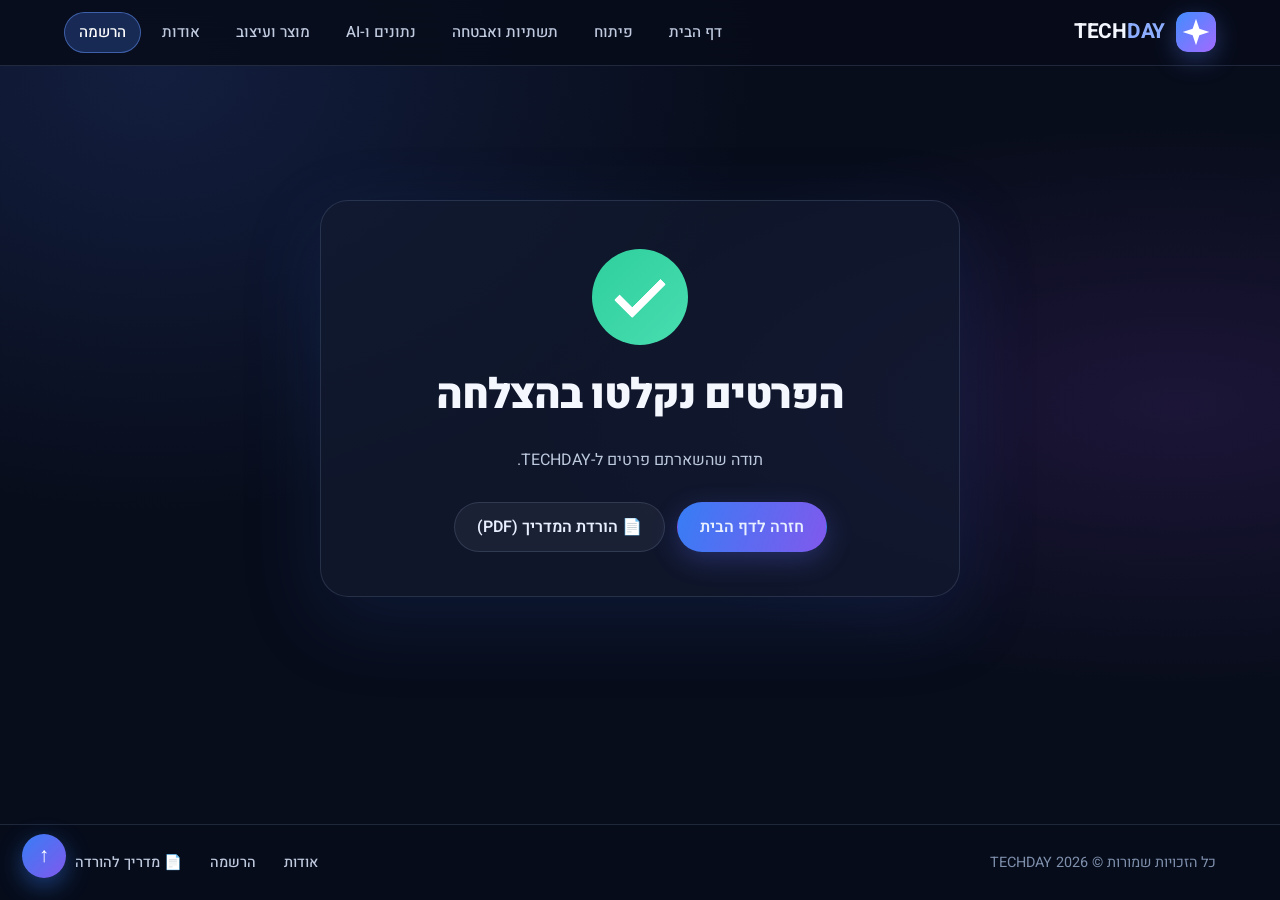
<file: pages/success.html>
<!DOCTYPE html>
<!-- DOCTYPE: מודיע לדפדפן שזה מסמך HTML5, כדי שיציג אותו לפי התקן העדכני -->
<!-- html: התגית שעוטפת את כל הדף.
     lang="he": שפת הדף עברית (עוזר לקוראי מסך, למנועי חיפוש ולתרגום אוטומטי).
     dir="rtl": כיוון הכתיבה מימין לשמאל, כך שכל הדף "מתחיל" מצד ימין -->
<html lang="he" dir="rtl">
<!-- ===== head: מידע על הדף. שום דבר כאן לא מוצג בתוך הדף עצמו ===== -->
<head>
<meta charset="UTF-8">
<!-- meta charset: קידוד התווים. UTF-8 מאפשר להציג עברית, אימוג'י וסימנים מיוחדים בלי ג'יבריש.
     השורה הזו חייבת להיות בתחילת ה-head -->
<!-- viewport: חובה לאתר רספונסיבי. אומר לטלפון להציג את הדף ברוחב המסך האמיתי
     (width=device-width) ובלי הגדלה התחלתית (initial-scale=1.0), ולא "להקטין" אתר של מחשב.
     בלי השורה הזו ה-media queries ב-CSS לא יעבדו נכון בטלפון -->
<meta name="viewport" content="width=device-width, initial-scale=1.0">
<!-- meta description: תיאור קצר של הדף. לא מוצג בדף, אבל גוגל מציג אותו
     מתחת לכותרת בתוצאות החיפוש. לכל דף תיאור משלו (קידום אתרים, SEO) -->
<meta name="description" content="אישור קליטת הפרטים בטופס ההרשמה ל-TECHDAY.">
<!-- theme-color: צבע שורת הכתובת של הדפדפן בטלפון. זה אותו צבע כחול-לילה של רקע האתר -->
<meta name="theme-color" content="#080d1b">
<!-- title: הכותרת שמופיעה בלשונית של הדפדפן ובתוצאות החיפוש של גוגל.
     המבנה בכל הדפים זהה: שם הדף, קו אנכי ושם האתר -->
<title>הפרטים נקלטו בהצלחה | TECHDAY</title>
<!-- favicon: האייקון הקטן שמופיע בלשונית ליד הכותרת.
     הדף נמצא בתיקיית pages, ולכן ../ "עולה" תיקייה אחת למעלה, לתיקייה הראשית של האתר -->
<link rel="icon" href="../favicon.ico" type="image/x-icon">
<!-- preconnect: "מתחבר מראש" לשרתים של Google Fonts, עוד לפני שמבקשים מהם את הגופנים,
     וכך הגופנים נטענים מהר יותר.
     בשורה השנייה יש crossorigin, כי קובצי הגופן עצמם מורדים משרת אחר (fonts.gstatic.com) -->
<link rel="preconnect" href="https://fonts.googleapis.com">
<link rel="preconnect" href="https://fonts.gstatic.com" crossorigin>
<!-- טעינת הגופנים מ-Google Fonts (שניהם תומכים בעברית):
     Heebo - הגופן של כל הטקסט באתר. wght@300;400;...;900: העוביים שמורידים, מדק מאוד ועד שמן מאוד
     Fira Code - גופן "מכונת כתיבה" (כל התווים באותו רוחב), לקוד ולשעות.
     &amp; בכתובת הוא הדרך לכתוב את התו & בתוך HTML (הוא מפריד בין שני הגופנים).
     display=swap: עד שהגופן נטען מוצג גופן גיבוי, כדי שהטקסט לא יהיה שקוף בזמן הטעינה -->
<link rel="stylesheet" href="https://fonts.googleapis.com/css2?family=Heebo:wght@300;400;500;600;700;800;900&amp;family=Fira+Code:wght@400;500;600&amp;display=swap">
<!-- קובץ העיצוב המשותף לכל הדפים: צבעים, גופנים, כותרת עליונה, תפריט, כפתורים, טבלאות וכותרת תחתונה -->
<link rel="stylesheet" href="../css/style.css">
<!-- קובץ העיצוב של דף האישור בלבד. הוא נטען אחרי style.css,
     ולכן כלל כאן יכול "לדרוס" כלל משותף עם אותו סלקטור -->
<link rel="stylesheet" href="../css/success.css">
</head>
<!-- ===== body: כל מה שמוצג בדף ===== -->
<body>
<!-- ===== header: הכותרת העליונה. זהה בכל דפי האתר =====
     ב-CSS (style.css) היא "דביקה" (position: sticky): נשארת בראש המסך בזמן גלילה.
     היא גם flex בשורה: הלוגו בצד אחד והתפריט בצד השני (justify-content: space-between).
     ב-CSS כתוב body > header - רק header שהוא ילד ישיר של body, ולא ה-header שבתוך main -->
<header>
  <!-- הלוגו ושם האתר עטופים בקישור אחד לדף הבית, כך שלחיצה על כל אחד מהם מחזירה לדף הבית -->
  <a href="../index.html">
    <!-- img: תמונת הלוגו (קובץ SVG - תמונה וקטורית שנשארת חדה בכל גודל).
         alt: טקסט חלופי, שקורא מסך מקריא לעיוורים ושמוצג אם התמונה לא נטענת.
         width ו-height: המידות של התמונה. הדפדפן שומר לה מקום מראש, והדף לא "קופץ" כשהיא נטענת -->
    <img src="../assets/images/logo.svg" alt="לוגו TECHDAY - לחיצה מובילה לדף הבית" width="40" height="40">
    <!-- strong: שם האתר, מודגש. החלק DAY עטוף ב-span, כדי שב-CSS יקבל צבע אחר (כחול) -->
    <strong>TECH<span>DAY</span></strong>
  </a>
  <!-- nav: תגית סמנטית לתפריט ניווט. בתוכה רשימה לא ממוספרת (ul), וכל פריט (li) הוא קישור לדף.
       aria-label: שם לתפריט בשביל קוראי מסך, כי יש באתר שני תפריטים (גם בכותרת התחתונה).
       ב-CSS הרשימה היא flex עם גלישה (flex-wrap), והקישורים נראים כמו כפתורים מעוגלים.
       הדפים האחרים נמצאים באותה תיקייה (pages), ולכן מספיק לכתוב את שם הקובץ.
       לדף הבית צריך לעלות תיקייה אחת: ../index.html -->
  <nav aria-label="תפריט ראשי">
    <ul>
      <li><a href="../index.html">דף הבית</a></li>
      <li><a href="development.html">פיתוח</a></li>
      <li><a href="infrastructure.html">תשתיות ואבטחה</a></li>
      <li><a href="data-ai.html">נתונים ו-AI</a></li>
      <li><a href="product-design.html">מוצר ועיצוב</a></li>
      <li><a href="about.html">אודות</a></li>
      <!-- aria-current="page": מסמן שזה הקישור לדף שבו נמצאים עכשיו.
           קורא מסך מודיע "הדף הנוכחי", וה-CSS מדגיש אותו בעזרת סלקטור תכונה: nav a[aria-current="page"] -->
      <li><a href="order.html" aria-current="page">הרשמה</a></li>
    </ul>
  </nav>
</header>

<!-- ===== div.wrapper: העוטף של התוכן המרכזי =====
     בדף הזה אין aside, ולכן main תופס את כל הרוחב.
     ב-CSS יש לו flex: 1, ולכן הוא תופס את כל הגובה הפנוי ודוחף את הכותרת התחתונה לתחתית המסך גם כשהדף קצר -->
<div class="wrapper">
<!-- ===== main: התוכן המרכזי והייחודי של הדף. יש רק main אחד בכל דף ===== -->
<main>
  <!-- ===== דף אישור: לכאן מגיעים אחרי שליחת הטופס (action="success.html") =====
       זה דף "דמוי שרת": באתר אמיתי שרת היה שומר את הפרטים ומחזיר דף כזה.
       הפרטים שנשלחו מופיעים בשורת הכתובת, אחרי סימן השאלה.
       ב-CSS (success.css) ה-section הוא כרטיס במרכז המסך -->
  <section>
    <!-- span.check: סמל ה-✓ הירוק. ה-span ריק, וה-CSS מצייר הכול:
         העיגול הירוק הוא ה-span עצמו (border-radius: 50%), והסימן ✓ הוא ::after
         עם שתי מסגרות (ימין ולמטה) שמסובבות ב-45 מעלות.
         יש לו שלוש אנימציות: pop (העיגול "קופץ" פנימה), draw (הסימן "מצויר") ו-pulse (הילה שמתרחבת בלולאה).
         aria-hidden="true": קישוט בלבד, קורא מסך מדלג עליו -->
    <span class="check" aria-hidden="true"></span>
    <h1>הפרטים נקלטו בהצלחה</h1>
    <p>תודה שהשארתם פרטים ל-TECHDAY.</p>

    <!-- רשימה של שני קישורים שמעוצבים ככפתורים. ב-CSS היא flex: הכפתורים זה לצד זה, במרכז.
         ../ בנתיבים: עולים מתיקיית pages לתיקייה הראשית -->
    <ul>
      <li><a class="btn primary" href="../index.html">חזרה לדף הבית</a></li>
      <li><a class="btn" href="../assets/files/techday-guide.pdf" download>הורדת המדריך (PDF)</a></li>
    </ul>
  </section>
</main>

</div>

<!-- ===== footer: הכותרת התחתונה. זהה בכל דפי האתר =====
     ב-CSS היא flex בשורה: זכויות היוצרים בצד אחד והקישורים בצד השני.
     &copy; היא "ישות" (entity) של HTML שמציגה את הסימן © -->
<footer>
  <p>כל הזכויות שמורות &copy; 2026 TECHDAY</p>
  <!-- תפריט ניווט שני, עם aria-label אחר, כדי שקורא מסך יבדיל בינו לבין התפריט הראשי -->
  <nav aria-label="קישורים תחתונים">
    <ul>
      <li><a href="about.html">אודות</a></li>
      <li><a href="order.html">הרשמה</a></li>
      <!-- download: הדפדפן מוריד את הקובץ למחשב, במקום לפתוח אותו בלשונית.
           את הסמל 📄 שליד הקישור לא כותבים כאן: ה-CSS מוסיף אותו לבד לכל קישור שמסתיים ב-.pdf (a[href$=".pdf"]::before) -->
      <li><a href="../assets/files/techday-guide.pdf" download>מדריך להורדה</a></li>
    </ul>
  </nav>
</footer>

<!-- כפתור "חזרה לראש הדף": קבוע בפינת המסך (position: fixed ב-CSS) ולא זז בגלילה.
     href="#": קישור לראש הדף. הגלילה חלקה בזכות scroll-behavior: smooth ב-CSS.
     aria-label: לכפתור יש רק חץ בלי מילים, ולכן נותנים לו שם בשביל קוראי מסך -->
<a class="to-top" href="#" aria-label="חזרה לראש הדף">↑</a>
</body>
</html>
</file>
<file: css/style.css>
/* ==========================================================
   style.css - עיצוב משותף לכל דפי האתר TECHDAY
   כל שמונת הדפים מקושרים לקובץ הזה. כאן נמצא כל מה שחוזר בכמה דפים:
   משתנים (צבעים), איפוס, כותרת עליונה, תפריט, מבנה הדף, כפתורים, כרטיסים,
   טבלאות, פס התקדמות, details, כותרת תחתונה ורספונסיביות.
   עיצוב ששייך לדף אחד בלבד נמצא בקובץ ה-CSS של אותו דף (index.css, about.css וכו').
   ==========================================================
  */
:root {
  /* --bg: צבע הרקע הכהה של האתר (כחול-לילה). צבע בקוד הקסדצימלי: # ואחריו 6 תווים
     --panel: רקע הכרטיסים והפאנלים. rgba(אדום, ירוק, כחול, שקיפות): 0.72 = 72% אטום, כך שרואים קצת את הרקע מאחור
     --line: צבע הקווים והמסגרות הדקות (כמעט שקוף)
     --muted: צבע לטקסט משני, פחות בולט
     --text: צבע הטקסט הראשי (כמעט לבן)
     --blue עד --red: צבעי הדגשה שמשמשים בכל האתר
     --accent: צבע ההדגשה "הנוכחי". בדפי המקצועות כל מקצוע מחליף אותו בצבע משלו (ב-professions.css) */
  --bg: #080d1b;
  --panel: rgba(18, 27, 49, 0.72);
  --line: rgba(160, 184, 230, 0.16);
  --muted: #9eacc6;
  --text: #f5f7ff;
  --blue: #5794ff;
  --purple: #a879ff;
  --cyan: #58d8e8;
  --green: #48ddb0;
  --red: #ff7d91;
  --accent: #5794ff;
}

/* ---------- איפוס ובסיס ----------
   * = כל האלמנטים בדף. *::before ו-*::after = גם ה"אלמנטים המדומים" שנוצרים ב-CSS.
   box-sizing: border-box - הרוחב (width) כולל את ה-padding והמסגרת,
   כך ש-width: 100% באמת נכנס ברוחב ולא בולט החוצה
   הסלקטור: כל האלמנטים בדף (*), וגם כל הפסאודו-אלמנטים ::before ו-::after שלהם */
*,
*::before,
*::after {
  box-sizing: border-box;
}

/* scroll-behavior: smooth - קפיצה לקישור פנימי (#tracks, #data...) נעשית בגלילה חלקה ולא בבת אחת.
   scroll-padding-top: 110px - בקפיצה כזו הדפדפן עוצר 110 פיקסלים לפני היעד,
   כדי שהכותרת העליונה הדביקה לא תסתיר את הכותרת של החלק
   הסלקטור: התגית html, שעוטפת את כל הדף */
html {
  scroll-behavior: smooth;
  scroll-padding-top: 110px;
}

/* body: ההגדרות הבסיסיות של כל הדף. האלמנטים שבתוכו "יורשים" את הגופן והצבע.
   margin: 0 - מבטל את השוליים שהדפדפן נותן ל-body כברירת מחדל.
   min-height: 100vh - גובה מינימלי של כל המסך (vh = אחוז מגובה המסך).
   display: flex + flex-direction: column - הכותרת, התוכן והכותרת התחתונה זה מתחת לזה.
   יחד עם flex: 1 של .wrapper, הכותרת התחתונה תמיד בתחתית המסך, גם בדף קצר
   הסלקטור: התגית body, שמכילה את כל מה שמוצג בדף */
body {
  margin: 0;
  min-height: 100vh;
  display: flex;
  flex-direction: column;
  /* הרקע בנוי משלוש שכבות, מופרדות בפסיק (הראשונה למעלה):
     שני כתמי אור (radial-gradient - מעבר צבעים עגול מהמרכז החוצה), אחד כחול ואחד סגול,
     ומתחתיהם צבע הרקע הבסיסי. ellipse at 12% 8% = כתם אליפטי שמרכזו ב-12% מהרוחב וב-8% מהגובה */
  background:
    radial-gradient(ellipse at 12% 8%, rgba(57, 91, 191, 0.22), transparent 38%),
    radial-gradient(ellipse at 92% 45%, rgba(117, 57, 184, 0.18), transparent 40%),
    var(--bg);
  /* background-attachment: fixed - הרקע לא זז בגלילה, והתוכן "מחליק" מעליו */
  background-attachment: fixed;
  color: var(--text);
  /* font-family: הגופן Heebo, ואחריו גופני גיבוי (Arial, ואז כל גופן בלי תגים) אם הוא לא נטען.
     font-size: 1rem - rem הוא יחסית לגודל הגופן של הדפדפן (בדרך כלל 16 פיקסלים).
     line-height: 1.75 - גובה שורה פי 1.75 מגודל האות, נוח לקריאה */
  font-family: "Heebo", Arial, sans-serif;
  font-size: 1rem;
  line-height: 1.75;
}

/* כל התמונות:
   max-width: 100% - תמונה אף פעם לא רחבה מהאלמנט שמכיל אותה.
   height: auto - הגובה משתנה יחד עם הרוחב, כדי שהתמונה לא תתעוות.
   display: block - מבטל רווח קטן שנוצר מתחת לתמונה, כי תמונה היא inline כברירת מחדל
   הסלקטור: כל התמונות באתר */
img {
  max-width: 100%;
  height: auto;
  display: block;
}

/* צבע הקישורים. a:hover - כשהעכבר מעל קישור, הוא נצבע לבן
   הסלקטור: כל הקישורים באתר */
a {
  color: #a9c7ff;
}

/* הסלקטור: קישור שהעכבר נמצא מעליו (:hover) */
a:hover {
  color: #fff;
}

/* כמה סלקטורים מופרדים בפסיק = אותו עיצוב לכולם.
   margin: 0 0 0.6em - למעלה, צדדים, למטה. em הוא יחסית לגודל הגופן של האלמנט עצמו
   הסלקטור: כל הכותרות מ-h1 עד h4 (רשימה מופרדת בפסיקים) */
h1,
h2,
h3,
h4 {
  line-height: 1.2;
  margin: 0 0 0.6em;
}

/* clamp(מינימום, מועדף, מקסימום): גודל גופן שגדל עם רוחב המסך.
   5.4vw = 5.4% מרוחב המסך, אבל לא פחות מ-2.1rem ולא יותר מ-3.9rem.
   font-weight: 900 - העובי הכי שמן. letter-spacing שלילי - אותיות צפופות יותר
   הסלקטור: כל הכותרות הראשיות h1 */
h1 {
  font-size: clamp(2.1rem, 5.4vw, 3.9rem);
  font-weight: 900;
  letter-spacing: -1.5px;
}

/* גם h2 משתמש ב-clamp, בטווח קטן יותר
   הסלקטור: כל כותרות המשנה h2 */
h2 {
  font-size: clamp(1.5rem, 3vw, 2rem);
  font-weight: 800;
}

/* הסלקטור: כל הכותרות h3 */
h3 {
  font-size: 1.2rem;
  font-weight: 700;
}

/* הסלקטור: כל הפסקאות */
p {
  margin: 0 0 1em;
}

/* padding-inline-start: הריווח בתחילת השורה, בשביל הנקודות או המספרים של הרשימה.
   "inline-start" הוא תכונה לוגית: בדף מימין לשמאל ההתחלה היא בצד ימין, ובאנגלית בצד שמאל
   הסלקטור: כל הרשימות: לא ממוספרות (ul) וממוספרות (ol) */
ul,
ol {
  margin: 0 0 1em;
  padding-inline-start: 1.4em;
}

/* ---------- כותרת עליונה (header) ----------
   body > header - רק header שהוא ילד ישיר של body (ולא header שבתוך main או article).
   position: sticky + top: 0 - הכותרת נשארת דבוקה לראש המסך בזמן גלילה.
   z-index: 100 - "שכבה" גבוהה, כדי שהתוכן ייגלל מתחת לכותרת ולא מעליה.
   flex בשורה: align-items: center ממרכז לגובה, justify-content: space-between
   דוחף את הלוגו לקצה אחד ואת התפריט לקצה השני, ו-flex-wrap מוריד את התפריט לשורה חדשה כשאין מקום.
   gap: 10px 3% - רווח של 10 פיקסלים בין שורות, ו-3% בין הפריטים בשורה.
   backdrop-filter: blur(16px) - מטשטש את מה שנגלל מתחת לכותרת, כמו זכוכית חלבית
   הסלקטור: header שהוא ילד ישיר של body, כלומר הכותרת העליונה של האתר (ולא header שבתוך main) */
body > header {
  position: sticky;
  top: 0;
  z-index: 100;
  display: flex;
  align-items: center;
  justify-content: space-between;
  flex-wrap: wrap;
  gap: 10px 3%;
  padding: 12px 5%;
  background: rgba(7, 12, 26, 0.86);
  backdrop-filter: blur(16px);
  border-bottom: 1px solid var(--line);
}

/* הקישור לדף הבית (לוגו + שם האתר): flex בשורה, ממורכז לגובה.
   text-decoration: none - בלי קו תחתון
   הסלקטור: קישור שהוא ילד ישיר של הכותרת העליונה: הקישור של הלוגו לדף הבית (ולא הקישורים שבתוך nav) */
body > header > a {
  display: flex;
  align-items: center;
  gap: 11px;
  color: var(--text);
  text-decoration: none;
  font-size: 1.3rem;
  font-weight: 800;
  letter-spacing: -0.3px;
}

/* הלוגו: פינות מעוגלות (border-radius) והילה כחולה (box-shadow: הזזה לצד, הזזה למטה, טשטוש, צבע)
   הסלקטור: התמונה (הלוגו) שבתוך הקישור לדף הבית */
body > header > a img {
  width: 40px;
  height: 40px;
  border-radius: 12px;
  box-shadow: 0 7px 25px rgba(77, 112, 216, 0.4);
}

/* החלק DAY בשם האתר בצבע כחול
   הסלקטור: ה-span שבתוך הקישור לדף הבית, כלומר המילה DAY */
body > header > a span {
  color: #8daeff;
}

/* ---------- תפריט ניווט (nav) ----------
   חל על שני התפריטים: בכותרת העליונה ובכותרת התחתונה.
   הרשימה היא flex עם גלישה: הקישורים בשורה, ויורדים לשורה הבאה כשאין מקום.
   list-style: none - בלי נקודות. margin ו-padding: 0 - מבטלים את ההזחה של הרשימה
   הסלקטור: רשימה שנמצאת בתוך nav (בשני התפריטים) */
nav ul {
  display: flex;
  flex-wrap: wrap;
  gap: 6px;
  list-style: none;
  margin: 0;
  padding: 0;
}

/* כל קישור בתפריט נראה כמו כפתור מעוגל:
   display: block - הקישור תופס את כל שטח הכפתור, ולא רק את הטקסט.
   border: 1px solid transparent - מסגרת שקופה. כשהיא נצבעת ב-hover הכפתור לא "קופץ", כי היא כבר תופסת מקום.
   border-radius: 999px - ערך גדול מאוד, שהופך את הכפתור לצורת "גלולה".
   transition - כשהרקע, המסגרת או הצבע משתנים, השינוי קורה בהדרגה במשך 0.25 שניות
   הסלקטור: כל קישור שנמצא בתוך nav */
nav a {
  display: block;
  padding: 6px 14px;
  border: 1px solid transparent;
  border-radius: 999px;
  color: #c0cbe0;
  text-decoration: none;
  font-size: 0.95rem;
  font-weight: 500;
  transition: background 0.25s, border-color 0.25s, color 0.25s;
}

/* :hover - כשהעכבר מעל הקישור. :focus-visible - כשמגיעים לקישור עם המקלדת (Tab)
   הסלקטור: קישור בתפריט שהעכבר מעליו (:hover), או שהגיעו אליו עם המקלדת (:focus-visible) */
nav a:hover,
nav a:focus-visible {
  color: #fff;
  border-color: var(--line);
  background: rgba(255, 255, 255, 0.06);
}

/* סלקטור תכונה: קישור שיש לו aria-current="page", כלומר הקישור לדף הנוכחי. הוא מודגש בכחול
   הסלקטור: קישור בתפריט שיש לו התכונה aria-current עם הערך "page", כלומר הקישור לדף הנוכחי */
nav a[aria-current="page"] {
  color: #fff;
  background: rgba(71, 127, 245, 0.25);
  border-color: rgba(102, 152, 255, 0.5);
}

/* ---------- מבנה מרכזי: main + aside ----------
   flex: 1 - בתוך ה-body (שהוא flex בעמודה) העוטף "גדל" ותופס את כל הגובה הפנוי.
   display: flex - main ו-aside זה לצד זה.
   align-items: flex-start - שניהם מתחילים למעלה ולא נמתחים לאותו גובה (בלי זה ה-sticky של aside לא היה עובד).
   width: 92% + max-width: 1240px + margin: 0 auto - רוחב יחסי, לא רחב מדי במסך גדול, וממורכז
   הסלקטור: האלמנט עם class="wrapper" (ה-div שעוטף את main ואת aside) */
.wrapper {
  flex: 1;
  display: flex;
  align-items: flex-start;
  gap: 3%;
  width: 92%;
  max-width: 1240px;
  margin: 0 auto;
  padding: 44px 0 80px;
}

/* flex: 1 1 70% - קיצור של שלוש תכונות:
   flex-grow: 1 (מותר לגדול), flex-shrink: 1 (מותר להתכווץ), flex-basis: 70% (הרוחב שממנו מתחילים).
   min-width: 0 - מאפשר ל-main להיות צר מהתוכן שלו. בלי זה טבלה רחבה או קוד ארוך היו מרחיבים אותו מעבר למסך
   הסלקטור: התגית main, התוכן המרכזי של הדף */
main {
  flex: 1 1 70%;
  min-width: 0;
}

/* כל section ו-article שהם ילדים ישירים של main: רווח מתחתיהם, ואנימציית כניסה.
   animation: fade-up 0.7s ease both - מפעיל את האנימציה fade-up (מוגדרת בסוף הקובץ) במשך 0.7 שניות.
   ease: מתחיל ומסתיים לאט. both: לפני שהאנימציה מתחילה האלמנט כבר במצב ההתחלה (שקוף),
   ואחרי שהיא נגמרת הוא נשאר במצב הסיום
   הסלקטור: כל section וכל article שהם ילדים ישירים של main */
main > section,
main > article {
  margin-bottom: 56px;
  animation: fade-up 0.7s ease both;
}

/* :nth-of-type(2) - ה-section השני מבין ה-section שבתוך main.
   animation-delay מעכב את האנימציה שלו קצת, וכך החלקים מופיעים בזה אחר זה ולא כולם יחד
   הסלקטור: ה-section השני מבין ה-section שהם ילדים ישירים של main */
main > section:nth-of-type(2) {
  animation-delay: 0.1s;
}

/* הסלקטור: ה-section השלישי מבין ה-section שהם ילדים ישירים של main */
main > section:nth-of-type(3) {
  animation-delay: 0.2s;
}

/* aside: התפריט הצדדי.
   flex: 0 0 24% - לא גדל ולא מתכווץ: תמיד 24% מהרוחב.
   position: sticky + top: 100px - נשאר על המסך בזמן גלילה, 100 פיקסלים מלמעלה (מתחת לכותרת העליונה)
   הסלקטור: התגית aside, התפריט הצדדי */
aside {
  flex: 0 0 24%;
  position: sticky;
  top: 100px;
  padding: 20px 22px;
  background: var(--panel);
  border: 1px solid var(--line);
  border-radius: 18px;
}

/* הסלקטור: כותרות h2 שבתוך aside */
aside h2 {
  font-size: 1.1rem;
}

/* רשימת הקישורים בתפריט הצדדי: בלי נקודות ובלי הזחה
   הסלקטור: רשימות שבתוך aside */
aside ul {
  list-style: none;
  padding: 0;
  margin: 0;
}

/* ~ (סלקטור אחים כללי): כל h2 שבא אחרי h2 אחר בתוך aside, לא חייב מיד אחריו.
   כך יש רווח מעל הכותרת השנייה ("מסלולים נוספים"), ולא מעל הראשונה
   הסלקטור: h2 בתוך aside שיש לפניו h2 אחר (כלומר כל h2 חוץ מהראשון) */
aside h2 ~ h2 {
  margin-top: 26px;
}

/* + (אח צמוד): p שבא מיד אחרי ul. זה הקישור להורדת המדריך בתחתית התפריט
   הסלקטור: p בתוך aside שבא מיד אחרי ul */
aside ul + p {
  margin-top: 18px;
}

/* li + li: כל פריט שבא אחרי פריט אחר, כלומר כולם חוץ מהראשון. רווח רק בין הפריטים
   הסלקטור: li בתוך aside שבא מיד אחרי li אחר (כלומר כל פריט חוץ מהראשון ברשימה) */
aside li + li {
  margin-top: 4px;
}

/* כל קישור בתפריט הצדדי תופס שורה שלמה (display: block), וב-hover מקבל רקע בהיר
   הסלקטור: קישורים שבתוך פריטי רשימה ב-aside */
aside li a {
  display: block;
  padding: 5px 10px;
  border-radius: 10px;
  color: #c0cbe0;
  text-decoration: none;
}

/* הסלקטור: קישור כזה כשהעכבר מעליו */
aside li a:hover {
  background: rgba(255, 255, 255, 0.07);
  color: #fff;
}

/* ---------- רכיבים משותפים ----------
   .eyebrow: התווית הקטנה מעל הכותרות. נקודה לפני השם = סלקטור של class.
   display: inline-block - נשארת ברוחב הטקסט שלה, אבל מקבלת padding ו-margin כמו בלוק
   הסלקטור: כל אלמנט עם class="eyebrow" */
.eyebrow {
  display: inline-block;
  margin-bottom: 14px;
  padding: 4px 14px;
  color: #a9c7ff;
  background: rgba(79, 135, 255, 0.1);
  border: 1px solid rgba(94, 146, 255, 0.28);
  border-radius: 99px;
  font-size: 0.82rem;
  font-weight: 700;
}

/* פסקת הפתיחה. max-width: 40em - שורות לא ארוכות מדי, נוח לקריאה
   הסלקטור: כל אלמנט עם class="lead" */
.lead {
  max-width: 40em;
  color: #b8c4da;
  font-size: 1.12rem;
}

/* .btn: כפתור. משמש גם לקישורים (a) וגם לכפתורים אמיתיים (button) בטופס.
   font: inherit - כפתורים לא יורשים את הגופן של הדף כברירת מחדל, ו-inherit מכריח אותם לרשת.
   cursor: pointer - סמן של "יד" כשעוברים עליו
   הסלקטור: כל אלמנט עם class="btn" (קישורים וכפתורים) */
.btn {
  display: inline-block;
  padding: 10px 22px;
  color: #e8efff;
  background: rgba(255, 255, 255, 0.05);
  border: 1px solid var(--line);
  border-radius: 999px;
  font: inherit;
  font-weight: 600;
  text-decoration: none;
  cursor: pointer;
  transition: transform 0.2s, filter 0.2s;
}

/* במעבר עכבר: translateY(-2px) מרים את הכפתור 2 פיקסלים, ו-brightness(1.15) מבהיר אותו ב-15%
   הסלקטור: כפתור .btn כשהעכבר מעליו */
.btn:hover {
  color: #fff;
  transform: translateY(-2px);
  filter: brightness(1.15);
}

/* .btn.primary (בלי רווח) - אלמנט שיש לו גם class="btn" וגם class="primary": הכפתור הבולט.
   linear-gradient(110deg, ...) - מעבר צבעים בקו ישר, בזווית של 110 מעלות, מכחול לסגול
   הסלקטור: אלמנט שיש לו גם class="btn" וגם class="primary" (שתי מחלקות צמודות, בלי רווח) */
.btn.primary {
  border-color: transparent;
  background: linear-gradient(110deg, #377df5, #8059ed);
  box-shadow: 0 8px 26px rgba(91, 101, 231, 0.3);
}

/* קבוצת כפתורים: flex בשורה עם גלישה ורווח ביניהם
   הסלקטור: כל אלמנט עם class="buttons" */
.buttons {
  display: flex;
  flex-wrap: wrap;
  gap: 12px;
  margin: 26px 0 0;
}

/* .card: הכרטיס המשותף (בדף הבית ובדף האודות): רקע שקוף למחצה, מסגרת דקה, פינות מעוגלות וצל רך
   הסלקטור: כל אלמנט עם class="card" */
.card {
  padding: 24px;
  background: var(--panel);
  border: 1px solid var(--line);
  border-radius: 20px;
  backdrop-filter: blur(10px);
  box-shadow: 0 24px 80px rgba(35, 76, 160, 0.14);
}

/* mark: הדגשה כמו במרקר, כאן ברקע כחול שקוף ובפינות מעוגלות
   הסלקטור: כל התגיות mark */
mark {
  padding: 1px 9px;
  color: #dce8ff;
  background: rgba(71, 127, 245, 0.25);
  border-radius: 8px;
}

/* כל השעות (time) בגופן Fira Code. אם הוא לא נטען: Courier New, ואז כל גופן ברוחב קבוע (monospace)
   הסלקטור: כל התגיות time */
time {
  font-family: "Fira Code", "Courier New", monospace;
  font-weight: 600;
}

/* סלקטור תכונה: abbr שיש לו title. קו תחתון מנוקד, וסמן של סימן שאלה (help),
   כדי שיהיה ברור שאפשר לעמוד עליו ולראות את הפירוש
   הסלקטור: abbr שיש לו התכונה title (סלקטור תכונה) */
abbr[title] {
  text-decoration: underline dotted;
  cursor: help;
}

/* קוד ומקשים בגופן ברוחב קבוע, כמו בעורך קוד
   הסלקטור: כל התגיות code, pre ו-kbd */
code,
pre,
kbd {
  font-family: "Fira Code", "Courier New", monospace;
}

/* קישור לקובץ PDF מקבל אייקון אוטומטית.
   $= פירושו "מסתיים ב-": כל קישור שהכתובת שלו מסתיימת ב-.pdf.
   ::before מוסיף תוכן (content) לפני הטקסט של הקישור, בלי לכתוב אותו ב-HTML
   הסלקטור: הפסאודו-אלמנט ::before של כל קישור שה-href שלו מסתיים ב-.pdf */
a[href$=".pdf"]::before {
  content: "📄 ";
}

/* קישור חיצוני מקבל חץ.
   ^= פירושו "מתחיל ב-": כל קישור שמתחיל ב-http הוא קישור לאתר אחר. ::after מוסיף את החץ אחרי הטקסט
   הסלקטור: הפסאודו-אלמנט ::after של כל קישור שה-href שלו מתחיל ב-http */
a[href^="http"]::after {
  content: " ↖";
  font-size: 0.85em;
}

/* ---------- טבלאות ----------
   העוטף של הטבלה. overflow-x: auto - אם הטבלה רחבה מהמסך, מופיע פס גלילה לרוחב.
   המסגרת והפינות המעוגלות כאן, כי קשה לעגל פינות לטבלה עצמה
   הסלקטור: האלמנט עם class="table-wrap" (העוטף של הטבלה) */
.table-wrap {
  overflow-x: auto;
  border: 1px solid var(--line);
  border-radius: 16px;
}

/* border-collapse: collapse - המסגרות של תאים סמוכים מתאחדות לקו אחד, במקום שני קווים צמודים
   הסלקטור: כל הטבלאות */
table {
  width: 100%;
  border-collapse: collapse;
  background: var(--panel);
}

/* caption-side: bottom - הכיתוב מוצג מתחת לטבלה ולא מעליה.
   text-align: start - מיושר לתחילת השורה (בעברית: ימין)
   הסלקטור: כל הכיתובים של טבלאות */
caption {
  padding: 12px 16px;
  color: var(--muted);
  font-size: 0.9rem;
  text-align: start;
  caption-side: bottom;
}

/* כל התאים: ריווח פנימי, יישור לתחילת השורה (th ממורכז כברירת מחדל), וקו מפריד מתחת לכל שורה
   הסלקטור: כל התאים בטבלה: תאי כותרת (th) ותאים רגילים (td) */
th,
td {
  padding: 12px 16px;
  text-align: start;
  border-bottom: 1px solid var(--line);
}

/* תאי הכותרת בשורה העליונה: רקע כחול ומודגשים
   הסלקטור: תאי כותרת שנמצאים בתוך thead (השורה העליונה) */
thead th {
  color: #dce8ff;
  background: rgba(71, 127, 245, 0.18);
  font-weight: 700;
}

/* even = שורות זוגיות (2, 4...). רקע בהיר מעט בכל שורה שנייה ("פסי זברה"), כדי שיהיה קל לעקוב אחרי שורה
   הסלקטור: שורות זוגיות (even) בתוך tbody */
tbody tr:nth-child(even) {
  background: rgba(255, 255, 255, 0.03);
}

/* השורה שהעכבר מעליה נצבעת בכחול חלש
   הסלקטור: שורה בתוך tbody כשהעכבר מעליה */
tbody tr:hover {
  background: rgba(71, 127, 245, 0.1);
}

/* > * = כל הילדים הישירים (th ו-td) של השורה האחרונה: בלי קו תחתון, כי לעוטף כבר יש מסגרת
   הסלקטור: כל הילדים הישירים (*) של השורה האחרונה ב-tbody */
tbody tr:last-child > * {
  border-bottom: 0;
}

/* ---------- פס התקדמות <progress> ----------
   appearance: none - מבטל את העיצוב המובנה של הדפדפן, כדי שאפשר יהיה לעצב את הפס בעצמנו.
   -webkit-appearance - אותה תכונה עם "קידומת" לדפדפנים Chrome, Edge ו-Safari.
   overflow: hidden + border-radius - הפס כולו מעוגל, והחלק הצבוע לא בולט מהפינות
   הסלקטור: כל פסי ההתקדמות */
progress {
  width: 100%;
  height: 8px;
  border: 0;
  border-radius: 99px;
  overflow: hidden;
  appearance: none;
  -webkit-appearance: none;
  background: rgba(255, 255, 255, 0.1);
}

/* לכל דפדפן יש "אלמנטים מדומים" משלו לחלקי הפס:
   ::-webkit-progress-bar - המסילה הריקה (Chrome, Edge, Safari)
   ::-webkit-progress-value - החלק המלא (Chrome, Edge, Safari)
   ::-moz-progress-bar - החלק המלא (Firefox)
   הם כתובים בכללים נפרדים, כי אם דפדפן לא מכיר סלקטור אחד ברשימה, הוא מתעלם מכל הכלל
   הסלקטור: המסילה הריקה של פס ההתקדמות, ב-Chrome, Edge ו-Safari */
progress::-webkit-progress-bar {
  background: rgba(255, 255, 255, 0.1);
}

/* הסלקטור: החלק המלא של פס ההתקדמות, ב-Chrome, Edge ו-Safari */
progress::-webkit-progress-value {
  background: linear-gradient(90deg, var(--blue), var(--purple));
  border-radius: 99px;
}

/* הסלקטור: החלק המלא של פס ההתקדמות, ב-Firefox */
progress::-moz-progress-bar {
  background: linear-gradient(90deg, var(--blue), var(--purple));
  border-radius: 99px;
}

/* ---------- details / summary ----------
   התיבה שנפתחת ונסגרת: מסגרת דקה, פינות מעוגלות ורקע בהיר מעט
   הסלקטור: כל התגיות details */
details {
  border: 1px solid var(--line);
  border-radius: 14px;
  background: rgba(255, 255, 255, 0.03);
}

/* רווח בין שתי תיבות details צמודות (בשאלות הנפוצות)
   הסלקטור: details שבא מיד אחרי details אחר */
details + details {
  margin-top: 10px;
}

/* summary: השורה שלוחצים עליה. cursor: pointer - סמן של "יד".
   list-style: none - מבטל את המשולש שהדפדפן מוסיף לפני summary
   הסלקטור: כל התגיות summary */
summary {
  padding: 12px 18px;
  font-weight: 700;
  cursor: pointer;
  list-style: none;
}

/* ב-Safari המשולש הוא אלמנט מדומה נפרד, ולכן מסתירים גם אותו
   הסלקטור: המשולש ש-Safari מצייר לפני summary */
summary::-webkit-details-marker {
  display: none;
}

/* במקום המשולש: סימן ＋ בכחול לפני הטקסט.
   margin-inline-end: רווח בסוף הסימן (בעברית: בצד שמאל שלו, בינו לבין הטקסט)
   הסלקטור: הפסאודו-אלמנט ::before של summary (תוכן לפני הטקסט) */
summary::before {
  content: "＋";
  display: inline-block;
  margin-inline-end: 10px;
  color: var(--blue);
  transition: transform 0.25s;
}

/* כשהתיבה פתוחה, הדפדפן מוסיף ל-details את התכונה open.
   הסלקטור details[open] תופס את המצב הזה, והסימן מתחלף ל-－
   הסלקטור: ה-::before של summary שנמצא ישר בתוך details פתוח (שיש לו התכונה open) */
details[open] > summary::before {
  content: "－";
}

/* :not(summary) - כל ילד ישיר של details חוץ מ-summary (כלומר התוכן שנפתח): ריווח בצדדים
   הסלקטור: כל ילד ישיר של details שאינו summary */
details > :not(summary) {
  margin-inline: 18px;
}

/* הילד האחרון בתיבה: רווח מתחתיו, כדי שהתוכן לא ייגע במסגרת
   הסלקטור: הילד הישיר האחרון של details */
details > :last-child {
  margin-bottom: 18px;
}

/* ---------- כותרת תחתונה (footer) ----------
   flex בשורה עם space-between: זכויות היוצרים בצד אחד והקישורים בצד השני.
   flex-wrap: wrap - במסך צר הקישורים יורדים לשורה משלהם
   הסלקטור: footer שהוא ילד ישיר של body, כלומר הכותרת התחתונה */
body > footer {
  display: flex;
  align-items: center;
  justify-content: space-between;
  flex-wrap: wrap;
  gap: 8px 3%;
  padding: 22px 5%;
  color: #7f90ad;
  font-size: 0.9rem;
  background: rgba(7, 12, 26, 0.7);
  border-top: 1px solid var(--line);
}

/* הסלקטור: פסקאות בתוך הכותרת התחתונה */
body > footer p {
  margin: 0;
}

/* הקישורים בכותרת התחתונה קטנים יותר מהתפריט העליון
   הסלקטור: קישורים בתוך ה-nav של הכותרת התחתונה */
body > footer nav a {
  padding: 2px 10px;
  font-size: 0.9rem;
}

/* ---------- כפתור חזרה לראש הדף ----------
   position: fixed - ממוקם ביחס למסך עצמו ולא לדף, ולכן נשאר בפינה גם כשגוללים.
   bottom ו-left: 22px - 22 פיקסלים מהתחתית ומהצד השמאלי.
   z-index: 90 - מעל התוכן, אבל מתחת לכותרת העליונה (100).
   display: flex + center - החץ באמצע הכפתור.
   width ו-height שווים + border-radius: 50% - הריבוע הופך לעיגול
   הסלקטור: האלמנט עם class="to-top" (כפתור החזרה לראש הדף) */
.to-top {
  position: fixed;
  bottom: 22px;
  left: 22px;
  z-index: 90;
  display: flex;
  align-items: center;
  justify-content: center;
  width: 44px;
  height: 44px;
  color: #fff;
  background: linear-gradient(135deg, #377df5, #8059ed);
  border-radius: 50%;
  box-shadow: 0 8px 24px rgba(55, 125, 245, 0.45);
  text-decoration: none;
  font-size: 1.3rem;
  transition: transform 0.2s;
}

/* במעבר עכבר הכפתור עולה 4 פיקסלים
   הסלקטור: כפתור החזרה כשהעכבר מעליו */
.to-top:hover {
  transform: translateY(-4px);
}

/* ---------- אנימציות ----------
   @keyframes מגדיר אנימציה בשם fade-up: מאיפה מתחילים (from) ולאן מגיעים (to).
   האלמנט מתחיל שקוף (opacity: 0) ו-20 פיקסלים נמוך יותר, ו"עולה" למקומו כשהוא נעשה גלוי */
@keyframes fade-up {
  from {
    opacity: 0;
    transform: translateY(20px);
  }
  to {
    opacity: 1;
    transform: none;
  }
}

/* ---------- רספונסיביות ----------
   @media (max-width: 900px) - הכללים בפנים פועלים רק כשרוחב המסך 900 פיקסלים או פחות (טאבלט).
   main ו-aside עוברים לעמודה, ו-aside מפסיק להיות sticky (position: static), כי עכשיו הוא מתחת לתוכן.
   הכותרת העליונה ממורכזת */
@media (max-width: 900px) {
  /* הסלקטור: האלמנט עם class="wrapper" (ה-div שעוטף את main ואת aside) */
  .wrapper {
    flex-direction: column;
    gap: 40px;
  }

  /* הסלקטור: גם main וגם aside */
  main,
  aside {
    flex: 1 1 auto;
    width: 100%;
  }

  /* הסלקטור: התגית aside, התפריט הצדדי */
  aside {
    position: static;
  }

  /* הסלקטור: header שהוא ילד ישיר של body, כלומר הכותרת העליונה של האתר (ולא header שבתוך main) */
  body > header {
    justify-content: center;
  }
}

/* טלפון: 620 פיקסלים או פחות. פחות ריווח, התפריט והכותרת התחתונה ממורכזים,
   וכל כפתור (.btn) ברוחב מלא, כדי שיהיה נוח ללחוץ עליו באצבע */
@media (max-width: 620px) {
  /* הסלקטור: האלמנט עם class="wrapper" (ה-div שעוטף את main ואת aside) */
  .wrapper {
    padding: 28px 0 60px;
  }

  /* הסלקטור: header שהוא ילד ישיר של body, כלומר הכותרת העליונה של האתר (ולא header שבתוך main) */
  body > header {
    padding: 10px 4%;
  }

  /* הסלקטור: רשימה שנמצאת בתוך nav (בשני התפריטים) */
  nav ul {
    justify-content: center;
  }

  /* הסלקטור: כל קישור שנמצא בתוך nav */
  nav a {
    padding: 5px 11px;
    font-size: 0.88rem;
  }

  /* הסלקטור: footer שהוא ילד ישיר של body, כלומר הכותרת התחתונה */
  body > footer {
    justify-content: center;
    text-align: center;
  }

  /* הסלקטור: כל אלמנט עם class="btn" (קישורים וכפתורים) */
  .btn {
    width: 100%;
    text-align: center;
  }
}

/* prefers-reduced-motion: משתמשים שביקשו במערכת ההפעלה פחות תנועה (למשל בגלל סחרחורת).
   אצלם מבטלים את כל האנימציות, המעברים והגלילה החלקה.
   !important - הכלל הזה גובר על כל כלל אחר, גם אם הוא ספציפי יותר */
@media (prefers-reduced-motion: reduce) {
  /* הסלקטור: התגית html, שעוטפת את כל הדף */
  html {
    scroll-behavior: auto;
  }

  /* הסלקטור: כל האלמנטים בדף (*), וגם כל הפסאודו-אלמנטים ::before ו-::after שלהם */
  *,
  *::before,
  *::after {
    animation: none !important;
    transition: none !important;
  }
}
</file>
<file: css/index.css>
/* index.css - עיצוב ייחודי לדף הבית בלבד. נטען אחרי style.css.

   ---------- Hero: החלק הפותח ----------
   flex בשורה: הטקסט והאיור זה לצד זה, ממורכזים לגובה. min-height: גובה מינימלי של 500 פיקסלים
   הסלקטור: האלמנט עם class="hero" (החלק הפותח של דף הבית) */
.hero {
  display: flex;
  align-items: center;
  gap: 4%;
  min-height: 500px;
}

/* הילד הראשון של hero (הטקסט): flex: 1 1 54% - בערך חצי מהרוחב, ומותר לו לגדול ולהתכווץ
   הסלקטור: div שהוא ילד ישיר של .hero, וגם הילד הראשון שלו (החלק של הטקסט) */
.hero > div:first-child {
  flex: 1 1 54%;
}

/* טקסט בצבעי מעבר (gradient):
   1. הרקע של ה-span נצבע במעבר צבעים מתכלת לסגול.
   2. background-clip: text - הרקע נחתך לצורת האותיות בלבד.
   3. color: transparent - האותיות עצמן שקופות, ולכן רואים דרכן את מעבר הצבעים.
   -webkit-background-clip היא אותה תכונה עם קידומת, בשביל Chrome ו-Safari
   הסלקטור: span שבתוך h1 שבתוך .hero (המילים "אנשי ההייטק") */
.hero h1 span {
  background: linear-gradient(100deg, #70cfff, #8b8cff 55%, #c69aff);
  -webkit-background-clip: text;
  background-clip: text;
  color: transparent;
}

/* שלושת הנתונים (13 מקצועות, 4 תחנות, 4 מסלולים): flex בשורה עם גלישה
   הסלקטור: רשימת ההגדרות dl שבתוך .hero */
.hero dl {
  display: flex;
  flex-wrap: wrap;
  gap: 16px 7%;
  margin: 40px 0 0;
}

/* כל זוג של מספר והסבר: רוחב מינימלי של 80 פיקסלים
   הסלקטור: כל div שבתוך ה-dl (כל זוג של מספר והסבר) */
.hero dl div {
  min-width: 80px;
}

/* המספר: גדול ושמן
   הסלקטור: כל dt בתוך .hero (המספרים) */
.hero dt {
  font-size: 1.7rem;
  font-weight: 800;
  line-height: 1.2;
}

/* ההסבר שמתחת למספר. margin: 0 - מבטל את ההזחה ש-dd מקבל כברירת מחדל
   הסלקטור: כל dd בתוך .hero (ההסברים) */
.hero dd {
  margin: 0;
  color: var(--muted);
  font-size: 0.9rem;
}

/* האיור: כדור צף + מסלולים + חלון קוד.
   position: relative - הכדור והמסלולים (absolute) ממוקמים ביחס לאלמנט הזה.
   flex בעצמו, עם align-items ו-justify-content: center - חלון הקוד באמצע.
   overflow: hidden - חותך את מה שבולט מחוץ לגבולות (המסלולים רחבים מ-100%)
   הסלקטור: האלמנט עם class="hero-art" (האיור) */
.hero-art {
  position: relative;
  flex: 1 1 40%;
  display: flex;
  align-items: center;
  justify-content: center;
  min-height: 380px;
  overflow: hidden;
}

/* הכדור הזוהר:
   position: absolute - יוצא מהזרימה הרגילה, ולכן לא דוחף את חלון הקוד.
   width: 78% + aspect-ratio: 1 - הגובה שווה לרוחב (ריבוע), ו-border-radius: 50% הופך אותו לעיגול.
   radial-gradient(circle at 35% 30%, ...) - מעבר צבעים עגול שמרכזו למעלה משמאל,
   ולכן הכדור נראה מואר מצד אחד, כמו כדור תלת-ממדי. האחוזים אחרי כל צבע: איפה הצבע מתחיל.
   box-shadow עם טשטוש גדול (100px) יוצר הילה.
   animation: float 7s ease-in-out infinite - האנימציה float, 7 שניות, בלולאה אינסופית
   הסלקטור: האלמנט עם class="orb" (הכדור) */
.orb {
  position: absolute;
  width: 78%;
  aspect-ratio: 1;
  border-radius: 50%;
  background: radial-gradient(circle at 35% 30%, #7edfff 0, #647cf9 24%, #6b49b6 50%, rgba(30, 32, 77, 0.1) 72%);
  opacity: 0.7;
  box-shadow: 0 0 100px rgba(99, 93, 255, 0.35);
  animation: float 7s ease-in-out infinite;
}

/* מסלול: מסגרת דקה עם border-radius: 50% על מלבן (לא ריבוע), ולכן יוצאת אליפסה.
   transform: rotate(-28deg) - מסובב באלכסון
   הסלקטור: כל אלמנט עם class="orbit" (שני המסלולים) */
.orbit {
  position: absolute;
  width: 100%;
  height: 58%;
  border: 1px solid rgba(145, 170, 255, 0.28);
  border-radius: 50%;
  transform: rotate(-28deg);
}

/* + (אח צמוד): ה-orbit שבא מיד אחרי orbit אחר, כלומר המסלול השני. גודל וזווית אחרים
   הסלקטור: .orbit שבא מיד אחרי .orbit אחר (המסלול השני) */
.orbit + .orbit {
  width: 108%;
  height: 44%;
  transform: rotate(55deg);
}
/* חלון הקוד המדומה.
   position: relative - אלמנט ממוקם שבא אחרי הכדור במסמך, ולכן מצויר מעליו.
   backdrop-filter: blur - מטשטש את הכדור שמאחוריו, כמו זכוכית.
   transform: rotate(-4deg) - מוטה מעט, ו-animation: tilt מזיז אותו לאט
   הסלקטור: האלמנט עם class="hero-window" (חלון הקוד) */
.hero-window {
  position: relative;
  width: 92%;
  padding: 16px 18px;
  background: rgba(11, 19, 39, 0.8);
  border: 1px solid rgba(155, 185, 255, 0.25);
  border-radius: 22px;
  backdrop-filter: blur(16px);
  box-shadow: 0 24px 80px rgba(35, 76, 160, 0.3);
  transform: rotate(-4deg);
  animation: tilt 9s ease-in-out infinite;
}
/* שורת הכותרת של החלון: flex עם space-between - שם הקובץ בצד אחד והנקודות בצד השני.
   font: 0.78rem "Fira Code", monospace - קיצור שמגדיר גודל וגופן יחד
   הסלקטור: האלמנט עם class="window-head" (שורת הכותרת של החלון) */
.window-head {
  display: flex;
  justify-content: space-between;
  align-items: center;
  margin: 0 0 6px;
  padding-bottom: 12px;
  color: #9aacc9;
  font: 0.78rem "Fira Code", monospace;
  border-bottom: 1px solid var(--line);
}

/* שלוש הנקודות: flex בשורה עם רווח של 5 פיקסלים
   הסלקטור: האלמנט עם class="dots" */
.dots {
  display: flex;
  gap: 5px;
}

/* כל נקודה (תגית i ריקה) היא עיגול של 8 על 8 פיקסלים. הראשונה אדומה,
   ו-nth-child(2) ו-(3) צובעים את השנייה בצהוב ואת השלישית בירוק
   הסלקטור: כל תגית i בתוך .dots (שלוש הנקודות) */
.dots i {
  width: 8px;
  height: 8px;
  border-radius: 50%;
  background: var(--red);
}

/* הסלקטור: ה-i השני בתוך .dots */
.dots i:nth-child(2) {
  background: #ffcf72;
}

/* הסלקטור: ה-i השלישי בתוך .dots */
.dots i:nth-child(3) {
  background: var(--green);
}

/* הקוד: direction: ltr ו-text-align: left, כי קוד נכתב משמאל לימין
   הסלקטור: ה-pre שבתוך חלון הקוד */
.hero-window pre {
  direction: ltr;
  text-align: left;
  margin: 0;
  padding: 10px 0 4px;
  color: #c5d5f4;
  font-size: 0.82rem;
  line-height: 2;
  overflow-x: auto;
}

/* "צביעת תחביר" כמו בעורך קוד: לכל סוג מילה בקוד צבע משלו.
   .k = מילות מפתח (סגול), .c = שמות פונקציות (ירוק), .s = מחרוזות טקסט (צהוב), .m = הערות (אפור)
   הסלקטור: אלמנטים עם class="k" בתוך חלון הקוד (וכך גם .c, .s ו-.m שאחריו) */
.hero-window .k {
  color: #b994ff;
}

.hero-window .c {
  color: #6fd8bf;
}

.hero-window .s {
  color: #f1c77b;
}

.hero-window .m {
  color: #7d91b3;
}

/* ---------- כרטיסי קטגוריות ----------
   h2 + p - הפסקה שבאה מיד אחרי כותרת של section: לא רחבה מדי, ובצבע משני
   הסלקטור: p שבא מיד אחרי h2, כששניהם ילדים ישירים של section שהוא ילד ישיר של main */
main > section > h2 + p {
  max-width: 40em;
  color: var(--muted);
}

/* הרשת של ארבעת הכרטיסים: flex עם גלישה
   הסלקטור: האלמנט עם class="categories" (הרשת של הכרטיסים) */
.categories {
  display: flex;
  flex-wrap: wrap;
  gap: 20px 2%;
  margin-top: 26px;
}

/* כל כרטיס: flex: 1 1 47% - שניים בשורה.
   flex בעמודה: התמונה למעלה והטקסט מתחתיה.
   padding: 0 - התמונה מגיעה עד קצוות הכרטיס. overflow: hidden - הפינות של התמונה נחתכות לפי הפינות המעוגלות של הכרטיס
   הסלקטור: כל article שהוא ילד ישיר של .categories (כל כרטיס) */
.categories > article {
  flex: 1 1 47%;
  display: flex;
  flex-direction: column;
  padding: 0;
  overflow: hidden;
  transition: transform 0.25s, border-color 0.25s;
}

/* במעבר עכבר הכרטיס עולה 5 פיקסלים והמסגרת נצבעת בכחול
   הסלקטור: כרטיס כזה כשהעכבר מעליו */
.categories > article:hover {
  transform: translateY(-5px);
  border-color: rgba(102, 152, 255, 0.5);
}

/* aspect-ratio: 16 / 9 - כל התמונות באותו יחס (מלבן רחב).
   object-fit: cover - התמונה ממלאת את כל המלבן, ומה שלא נכנס נחתך, בלי עיוות
   הסלקטור: התמונות בתוך הכרטיסים */
.categories img {
  width: 100%;
  aspect-ratio: 16 / 9;
  object-fit: cover;
}

/* החלק של הטקסט: flex: 1 - תופס את כל הגובה שנשאר בכרטיס. גם הוא flex בעמודה
   הסלקטור: div שהוא ילד ישיר של כרטיס (החלק של הטקסט) */
.categories > article > div {
  flex: 1;
  display: flex;
  flex-direction: column;
  padding: 20px 22px 24px;
}

/* הסלקטור: הכותרות בתוך הכרטיסים */
.categories h3 {
  margin-bottom: 0.3em;
}

/* הסלקטור: הפסקאות בתוך הכרטיסים */
.categories p {
  color: var(--muted);
}

/* הסלקטור: רשימות המקצועות בתוך הכרטיסים */
.categories ul {
  margin-bottom: 18px;
  color: #c4d0e5;
  font-size: 0.95rem;
}

/* הכפתור: align-self: flex-start - לא נמתח לכל הרוחב.
   margin-top: auto - נדחף לתחתית הכרטיס, וכך הכפתורים בכל הכרטיסים באותו גובה
   הסלקטור: הכפתור (.btn) בתוך כל כרטיס */
.categories .btn {
  align-self: flex-start;
  margin-top: auto;
}

/* ---------- ארבע תחנות ----------
   (שם ה-class זהה לזה שבדפי המקצועות, אבל העיצוב כאן נפרד, כי הקובץ הזה נטען רק בדף הבית)
   flex עם גלישה, בלי מספרים ובלי הזחה של רשימה
   הסלקטור: האלמנט עם class="stations" (הרשימה של ארבע התחנות בדף הבית) */
.stations {
  display: flex;
  flex-wrap: wrap;
  gap: 18px 2%;
  margin: 26px 0 0;
  padding: 0;
  list-style: none;
}

/* כל תחנה: flex: 1 1 22% - ארבע בשורה. min-width: 190px - לא צרה מזה, ואם אין מקום יורדת שורה.
   border-top: פס צבע בראש התחנה. בתחנה הראשונה כחול
   הסלקטור: li שהוא ילד ישיר של .stations (כל תחנה) */
.stations > li {
  flex: 1 1 22%;
  min-width: 190px;
  padding: 20px;
  background: var(--panel);
  border: 1px solid var(--line);
  border-top: 3px solid var(--blue);
  border-radius: 18px;
}

/* צבע הפס של התחנות 2, 3 ו-4: תכלת, סגול וירוק
   הסלקטור: li שהוא ילד ישיר של .stations, והילד השני (וכך גם 3 ו-4 שאחריו) */
.stations > li:nth-child(2) {
  border-top-color: var(--cyan);
}

.stations > li:nth-child(3) {
  border-top-color: var(--purple);
}

.stations > li:nth-child(4) {
  border-top-color: var(--green);
}

/* השעה: display: block - בשורה משלה, מעל הכותרת. גדולה ולבנה
   הסלקטור: השעה (time) בתוך התחנות */
.stations time {
  display: block;
  margin-bottom: 4px;
  color: #fff;
  font-size: 1.7rem;
}

/* הסלקטור: כותרות h3 בתוך התחנות */
.stations h3 {
  margin-bottom: 0.4em;
}

/* הסלקטור: פסקאות בתוך התחנות */
.stations p {
  color: var(--muted);
  font-size: 0.93rem;
}

/* ---------- פאנל הורדה + CTA ----------
   flex בשורה: הטקסט בצד אחד והכפתור בצד השני (space-between), ממורכזים לגובה.
   flex-wrap: wrap - במסך צר הכפתור יורד מתחת לטקסט
   הסלקטור: כל אלמנט עם class="cta-panel" */
.cta-panel {
  display: flex;
  align-items: center;
  justify-content: space-between;
  flex-wrap: wrap;
  gap: 20px 4%;
  padding: 34px;
  background: linear-gradient(110deg, rgba(32, 57, 108, 0.6), rgba(56, 38, 92, 0.55));
  border: 1px solid rgba(125, 157, 255, 0.25);
  border-radius: 24px;
}

/* הטקסט: flex: 1 1 55% - תופס את רוב השורה
   הסלקטור: div שהוא ילד ישיר של .cta-panel (החלק של הטקסט) */
.cta-panel > div {
  flex: 1 1 55%;
}

/* הסלקטור: הכותרת בתוך הפאנל */
.cta-panel h2 {
  margin-bottom: 6px;
}

/* הסלקטור: הפסקה בתוך הפאנל */
.cta-panel p {
  margin: 0;
  color: #c1cce0;
}

/* רווח רק מעל הפאנל השני (פאנל שבא מיד אחרי פאנל)
   הסלקטור: .cta-panel שבא מיד אחרי .cta-panel אחר (הפאנל השני) */
.cta-panel + .cta-panel {
  margin-top: 18px;
}

/* ---------- אנימציות ----------
   float: מוגדר רק האמצע (50%). בהתחלה ובסוף הדפדפן משתמש במצב הרגיל של האלמנט,
   ולכן הכדור עולה 16 פיקסלים, גדל מעט, וחוזר למקומו */
@keyframes float {
  50% {
    transform: translateY(-16px) scale(1.03);
  }
}

/* tilt: באמצע האנימציה חלון הקוד פחות מוטה (-2 מעלות במקום -4) וקצת גבוה יותר */
@keyframes tilt {
  50% {
    transform: rotate(-2deg) translateY(-6px);
  }
}

/* ---------- רספונסיביות ----------
   טאבלט: ה-hero עובר לעמודה, והטקסט והאיור תופסים כל אחד שורה שלמה */
@media (max-width: 900px) {
  /* הסלקטור: האלמנט עם class="hero" (החלק הפותח של דף הבית) */
  .hero {
    flex-direction: column;
    min-height: 0;
  }

  /* הסלקטור: גם חלק הטקסט של ה-hero וגם האיור */
  .hero > div:first-child,
  .hero-art {
    flex: 1 1 100%;
    width: 100%;
  }

  /* הסלקטור: האלמנט עם class="hero-art" (האיור) */
  .hero-art {
    min-height: 330px;
  }
}

/* טלפון: כל כרטיס וכל תחנה בשורה משלהם, האיור נמוך יותר ופחות ריווח בפאנלים */
@media (max-width: 620px) {
  /* הסלקטור: כל article שהוא ילד ישיר של .categories (כל כרטיס) */
  .categories > article {
    flex: 1 1 100%;
  }

  /* הסלקטור: li שהוא ילד ישיר של .stations (כל תחנה) */
  .stations > li {
    flex: 1 1 100%;
  }

  /* הסלקטור: האלמנט עם class="hero-art" (האיור) */
  .hero-art {
    min-height: 280px;
  }

  /* הסלקטור: כל אלמנט עם class="cta-panel" */
  .cta-panel {
    padding: 24px;
  }
}
</file>
<file: css/about.css>
/* about.css - עיצוב ייחודי לדף האודות בלבד. נטען אחרי style.css.

   הפתיח של הדף: רווח של 40 פיקסלים מתחתיו
   הסלקטור: header שהוא ילד ישיר של main, כלומר הפתיח של הדף (ולא הכותרת העליונה של האתר) */
main > header {
  margin-bottom: 40px;
}

/* הפסקה האחרונה בפתיח בלי רווח מתחתיה (margin-bottom: 0), כי ל-header כבר יש רווח של 40 פיקסלים.
   הסלקטור: p שהוא הילד האחרון בתוך הפתיח של הדף */
main > header p:last-child {
  margin-bottom: 0;
}

/* הכותרות בדף בלי רווח מעליהן
   הסלקטור: כל ה-h2 בתוך main */
main h2 {
  margin-top: 0;
}

/* ---------- בלוק מידע בשתי עמודות ----------
   display: flex - הופך את הבלוק לקופסה גמישה, והאלמנטים שבתוכו מסתדרים בשורה.
   flex-wrap: wrap - אם אין מקום, פריט יורד לשורה הבאה במקום להידחס.
   gap: 20px 3% - 20 פיקסלים בין שורות, ו-3% בין העמודות
   הסלקטור: כל אלמנט עם class="about-grid" */
.about-grid {
  display: flex;
  flex-wrap: wrap;
  gap: 20px 3%;
}

/* > * - כל הילדים הישירים של הבלוק, מכל סוג.
   flex: 1 1 45% - קיצור של שלוש תכונות (flex-grow, flex-shrink, flex-basis):
   כל פריט מתחיל ב-45% מרוחב השורה, ויכול לגדול (1) או להתכווץ (1) לפי הצורך.
   כיוון שכל פריט תופס 45%, בדיוק שניים נכנסים בשורה
   הסלקטור: כל הילדים הישירים (*) של .about-grid, מכל סוג */
.about-grid > * {
  flex: 1 1 45%;
}

/* כותרות המשנה בבלוק: בכחול בהיר וקצת קטנות
   הסלקטור: כותרות h3 בתוך .about-grid */
.about-grid h3 {
  color: #a9c8ff;
  font-size: 1.05rem;
}
/* li + li - כל פריט ברשימה שבא אחרי פריט אחר, כלומר כולם חוץ מהראשון. רווח רק בין הפריטים
   הסלקטור: כל פריט ברשימה (ul או ol) בתוך .about-grid, חוץ מהראשון */
.about-grid ul li + li,
.about-grid ol li + li {
  margin-top: 6px;
}

/* ---------- רשימת הגדרות dl ----------
   dl.glossary - dl שיש לו class="glossary" (המילון של HTML, CSS ו-JavaScript)
   הסלקטור: dl שיש לו class="glossary" (תגית ו-class צמודים, בלי רווח) */
dl.glossary {
  margin: 0;
}

/* כל מונח: לבן ומודגש, עם רווח מעליו
   הסלקטור: כל מונח (dt) בתוכו */
dl.glossary dt {
  margin-top: 14px;
  color: #fff;
  font-weight: 700;
}

/* המונח הראשון בלי רווח מעליו
   הסלקטור: ה-dt שהוא הילד הראשון בתוך ה-dl */
dl.glossary dt:first-child {
  margin-top: 0;
}

/* ההסבר של כל מונח. margin: 2px 0 0 - מבטל את ההזחה ש-dd מקבל כברירת מחדל
   הסלקטור: כל הסבר (dd) בתוכו */
dl.glossary dd {
  margin: 2px 0 0;
  color: #bdc9de;
}

/* ---------- שאלות נפוצות ----------
   התשובות (p בתוך details) בצבע בהיר מעט פחות מהשאלה
   הסלקטור: פסקאות בתוך details (התשובות) */
details p {
  color: #bdc9de;
}

/* ---------- למידה עצמית ----------
   שני הכרטיסים: flex עם גלישה
   הסלקטור: האלמנט עם class="learning" */
.learning {
  display: flex;
  flex-wrap: wrap;
  gap: 18px 2%;
}

/* כל כרטיס: בערך חצי שורה (45%)
   הסלקטור: כל article שהוא ילד ישיר של .learning (שני הכרטיסים) */
.learning > article {
  flex: 1 1 45%;
}

/* פס ההתקדמות לדוגמה בתוך הכרטיס: רווח מעליו ומתחתיו
   הסלקטור: פס ההתקדמות בתוך .learning */
.learning progress {
  margin: 4px 0 14px;
}

/* ---------- רספונסיביות ----------
   טאבלט (900 פיקסלים או פחות): כל עמודה וכל כרטיס בשורה שלמה */
@media (max-width: 900px) {
  /* הסלקטור: גם הילדים של .about-grid וגם הכרטיסים של .learning */
  .about-grid > *,
  .learning > article {
    flex: 1 1 100%;
  }
}

/* טלפון: רווח קטן יותר בין העמודות */
@media (max-width: 620px) {
  /* הסלקטור: כל אלמנט עם class="about-grid" */
  .about-grid {
    gap: 14px;
  }
}
</file>
<file: css/professions.css>
/* professions.css - עיצוב משותף לארבעת דפי המקצועות (פיתוח / תשתיות / נתונים / מוצר)
   ארבעת הדפים בנויים באותו מבנה בדיוק, ולכן יש להם קובץ CSS אחד משותף.
   הקובץ נטען אחרי style.css, ולכן כלל כאן גובר על כלל משותף עם אותו סלקטור.

   ---------- פתיח הדף ----------
   main > header - ה-header שבתוך main (הפתיח של הדף), ולא הכותרת העליונה של האתר
   הסלקטור: header שהוא ילד ישיר של main, כלומר הפתיח של הדף (ולא הכותרת העליונה של האתר) */
main > header {
  margin-bottom: 36px;
}

/* הכותרת הראשית כאן קצת קטנה יותר מבדף הבית (clamp עם ערכים אחרים)
   הסלקטור: h1 שבתוך הפתיח של הדף */
main > header h1 {
  font-size: clamp(2rem, 4.5vw, 3.1rem);
}

/* :last-child - הפסקה האחרונה בפתיח: בלי רווח מתחתיה, כי ל-header כבר יש margin-bottom
   הסלקטור: p שהוא הילד האחרון בתוך הפתיח של הדף */
main > header p:last-child {
  margin-bottom: 0;
}

/* ---------- טבלת סיכום ----------
   :first-of-type - ה-section הראשון בתוך main, כלומר החלק של הטבלה
   הסלקטור: h2 שבתוך ה-section הראשון של main (החלק של הטבלה) */
main > section:first-of-type h2 {
  margin-bottom: 16px;
}

/* שמות המקצועות בטבלה (קישורים בתוך th)
   הסלקטור: קישורים שבתוך תאי כותרת של טבלה */
th a {
  font-weight: 600;
}

/* ---------- כרטיס מקצוע ----------
   כל article בתוך main הוא כרטיס של מקצוע אחד.
   border-top: 3px solid var(--accent) - פס עבה בראש הכרטיס, בצבע ההדגשה של המקצוע.
   הצבע מגיע מהמשתנה accent, שכל מקצוע מגדיר אחרת (בסוף הקובץ)
   הסלקטור: כל article שהוא ילד ישיר של main, כלומר כל כרטיס מקצוע */
main > article {
  padding: 28px;
  background: var(--panel);
  border: 1px solid var(--line);
  border-top: 3px solid var(--accent);
  border-radius: 22px;
  box-shadow: 0 24px 80px rgba(35, 76, 160, 0.12);
}

/* מדגישים את המקצוע שנבחר.
   :target - האלמנט שה-id שלו כתוב בסוף הכתובת אחרי # (למשל data-ai.html#ml).
   כשלוחצים על קישור למקצוע (בטבלה, בתפריט הצדדי או בדף הבית), הכרטיס שלו מקבל מסגרת בצבע ההדגשה וצל חזק יותר.
   ב-box-shadow יש שני צללים מופרדים בפסיק: טבעת דקה מסביב, וצל רך
   הסלקטור: כרטיס מקצוע שה-id שלו כתוב עכשיו בכתובת אחרי # (:target) */
main > article:target {
  border-color: var(--accent);
  box-shadow: 0 0 0 3px rgba(255, 255, 255, 0.07), 0 24px 80px rgba(35, 76, 160, 0.3);
}

/* כותרת הכרטיס: flex בשורה. האיור מצד אחד, ושם המקצוע והתיאור מהצד השני, ממורכזים לגובה
   הסלקטור: header שהוא ילד ישיר של כרטיס מקצוע (כותרת הכרטיס) */
main > article > header {
  display: flex;
  align-items: center;
  gap: 4%;
  margin-bottom: 26px;
}

/* האיור: flex: 0 0 34% - תמיד 34% מהרוחב, לא גדל ולא מתכווץ.
   margin: 0 - מבטל את השוליים ש-figure מקבל כברירת מחדל
   הסלקטור: ה-figure שבתוך כותרת הכרטיס (האיור והכיתוב שלו) */
main > article > header figure {
  flex: 0 0 34%;
  margin: 0;
}

/* transition: transform 0.3s - ההגדלה והסיבוב ב-hover קורים בהדרגה
   הסלקטור: התמונה שבתוך כותרת הכרטיס */
main > article > header img {
  width: 100%;
  border-radius: 16px;
  border: 1px solid var(--line);
  transition: transform 0.3s;
}

/* במעבר עכבר: scale(1.03) מגדיל ב-3%, ו-rotate(-1deg) מסובב מעט
   הסלקטור: התמונה הזו כשהעכבר מעליה */
main > article > header img:hover {
  transform: scale(1.03) rotate(-1deg);
}

/* הכיתוב מתחת לאיור: קטן, אפור וממורכז
   הסלקטור: הכיתוב של האיור בכותרת הכרטיס */
main > article > header figcaption {
  margin-top: 8px;
  color: var(--muted);
  font-size: 0.85rem;
  text-align: center;
}

/* flex: 1 - החלק של הטקסט תופס את כל המקום שנשאר ליד האיור
   הסלקטור: ה-div שבתוך כותרת הכרטיס (שם המקצוע והתיאור) */
main > article > header div {
  flex: 1;
}

/* הסלקטור: שם המקצוע (h2) בכותרת הכרטיס */
main > article > header h2 {
  margin-bottom: 4px;
}

/* הסלקטור: פסקאות בכותרת הכרטיס */
main > article > header p {
  margin-bottom: 10px;
  color: #b8c4da;
}

/* הסימון של הכלים בכותרת הכרטיס: הטקסט בצבע ההדגשה של המקצוע
   הסלקטור: הסימון (mark) של הכלים בכותרת הכרטיס */
main > article > header mark {
  color: var(--accent);
  background: rgba(255, 255, 255, 0.07);
  font-weight: 700;
}

/* ---------- תחנות היום ----------
   הרשימה הממוספרת (ol) של ארבע התחנות: flex עם גלישה.
   gap: 16px 2% - רווח של 16 פיקסלים בין שורות, ו-2% בין תחנות באותה שורה.
   list-style: none ו-padding: 0 - מבטלים את המספרים ואת ההזחה של הרשימה
   הסלקטור: האלמנט עם class="stations" (הרשימה של ארבע התחנות בכרטיס המקצוע) */
.stations {
  display: flex;
  flex-wrap: wrap;
  gap: 16px 2%;
  margin: 0 0 24px;
  padding: 0;
  list-style: none;
}

/* כל תחנה: flex: 1 1 47% - בערך חצי שורה, ולכן שתי תחנות בשורה.
   היא בעצמה flex בעמודה, כדי שפס ההתקדמות יוכל להידחף לתחתית (ראו .stations progress)
   הסלקטור: li שהוא ילד ישיר של .stations (כל תחנה) */
.stations > li {
  flex: 1 1 47%;
  display: flex;
  flex-direction: column;
  padding: 20px;
  background: rgba(255, 255, 255, 0.035);
  border: 1px solid var(--line);
  border-radius: 16px;
}

/* השורה של השעה ושם התחנה: קטנה, מודגשת ובכחול בהיר
   הסלקטור: אלמנט עם class="when" שנמצא בתוך .stations (שורת השעה של התחנה) */
.stations .when {
  margin-bottom: 6px;
  color: #a9c8ff;
  font-size: 0.85rem;
  font-weight: 700;
}

/* השעה עצמה גדולה ולבנה. margin-inline-end - רווח בינה לבין שם התחנה
   הסלקטור: ה-time שבתוך שורת השעה */
.stations .when time {
  margin-inline-end: 8px;
  color: #fff;
  font-size: 1.35rem;
}

/* הסלקטור: כותרות h3 בתוך התחנות */
.stations h3 {
  font-size: 1.08rem;
}

/* :not(.when) - כל הפסקאות בתחנה חוץ משורת השעה, כלומר פסקת ההסבר
   הסלקטור: פסקאות בתוך התחנות שאין להן class="when" */
.stations p:not(.when) {
  color: #bdc9de;
  font-size: 0.95rem;
}

/* רשימת המשימות בתחנה: flex עם גלישה, בלי נקודות
   הסלקטור: רשימות בתוך התחנות (המשימות) */
.stations ul {
  display: flex;
  flex-wrap: wrap;
  gap: 6px;
  margin: 0 0 16px;
  padding: 0;
  list-style: none;
}

/* כל משימה נראית כמו תגית מעוגלת (border-radius: 99px)
   הסלקטור: כל פריט ברשימת המשימות */
.stations ul li {
  padding: 2px 11px;
  color: #d6e0f2;
  background: rgba(255, 255, 255, 0.06);
  border: 1px solid var(--line);
  border-radius: 99px;
  font-size: 0.8rem;
}

/* margin-top: auto - בתוך li שהוא flex בעמודה, margin אוטומטי למעלה "בולע" את כל המקום הפנוי,
   ולכן פס ההתקדמות תמיד בתחתית התחנה, גם כשהטקסט בתחנות באורך שונה
   הסלקטור: פס ההתקדמות שבתוך התחנות */
.stations progress {
  margin-top: auto;
}

/* החלק המלא של הפס בצבע ההדגשה של המקצוע, במקום מעבר הצבעים הכללי שב-style.css.
   פעם אחת ל-Chrome, Edge ו-Safari, ופעם אחת ל-Firefox
   הסלקטור: החלק המלא של פס ההתקדמות בתחנות, ב-Chrome, Edge ו-Safari */
.stations progress::-webkit-progress-value {
  background: var(--accent);
}

/* הסלקטור: החלק המלא של פס ההתקדמות בתחנות, ב-Firefox */
.stations progress::-moz-progress-bar {
  background: var(--accent);
}

/* ---------- דוגמאות קוד ----------
   כל דוגמה (figure) בתוך details: ריווח מסביב
   הסלקטור: figure שנמצא בתוך details (כל דוגמת קוד) */
details figure {
  margin: 14px 18px 0;
}

/* שם הקובץ מעל הקוד נראה כמו "לשונית" של קובץ בעורך:
   inline-block - ברוחב הטקסט בלבד. border-radius: 8px 8px 0 0 - רק שתי הפינות העליונות מעוגלות
   הסלקטור: כיתוב (figcaption) בתוך details (שם הקובץ) */
details figcaption {
  display: inline-block;
  padding: 2px 12px;
  color: #a9c8ff;
  background: rgba(100, 141, 255, 0.14);
  border-radius: 8px 8px 0 0;
  font-size: 0.8rem;
}

/* תיבת הקוד:
   direction: ltr ו-text-align: left - קוד נכתב משמאל לימין, גם בתוך דף בעברית.
   overflow-x: auto - שורה ארוכה לא בולטת מהתיבה, ובמקום זה מופיע פס גלילה.
   border-radius: 0 12px 12px 12px - שלוש פינות מעוגלות ואחת ישרה, כדי שהלשונית תתחבר לתיבה
   הסלקטור: pre בתוך details (הקוד עצמו) */
details pre {
  direction: ltr;
  text-align: left;
  margin: 0;
  padding: 16px 18px;
  overflow-x: auto;
  color: #d5e2fb;
  background: rgba(5, 9, 20, 0.7);
  border: 1px solid var(--line);
  border-radius: 0 12px 12px 12px;
  font-size: 0.8rem;
  line-height: 1.8;
}

/* ---------- צבע הדגשה לכל מקצוע (בחירה לפי class) ----------
   כל article של מקצוע מקבל class בשם המקצוע (ב-HTML: <article class="backend" id="backend">).
   כל class כאן רק מגדיר מחדש את המשתנה accent. משתנה עובר "בירושה" לכל מה שבתוך האלמנט,
   ולכן כל מה שבכרטיס משתמש ב-var(--accent) (הפס העליון, ההדגשה, פסי ההתקדמות) מקבל את הצבע של המקצוע.
   כך מספיקה שורה אחת לכל מקצוע, במקום לכתוב את כל העיצוב מחדש
   הסלקטור: כל אלמנט עם class="backend". כך גם כל ה-class שאחריו, אחד לכל מקצוע */
.backend {
  --accent: #5595ff;
}

.frontend {
  --accent: #a77cff;
}

.fullstack {
  --accent: #59c8d5;
}

.qa {
  --accent: #48d9ae;
}

.devops {
  --accent: #5caeff;
}

.cyber {
  --accent: #f3b85c;
}

.data {
  --accent: #57d6c1;
}

.ml {
  --accent: #b58aff;
}

.ux {
  --accent: #ed8fba;
}

.pm {
  --accent: #ffb66d;
}

.scrum {
  --accent: #74d6a6;
}

.cloud {
  --accent: #65c7ef;
}

.writer {
  --accent: #d59aff;
}

/* ---------- רספונסיביות ----------
   טאבלט (900 פיקסלים או פחות): האיור בכותרת הכרטיס קצת רחב יותר (38%) */
@media (max-width: 900px) {
  /* הסלקטור: ה-figure שבתוך כותרת הכרטיס (האיור והכיתוב שלו) */
  main > article > header figure {
    flex-basis: 38%;
  }
}

/* טלפון (620 פיקסלים או פחות):
   כותרת הכרטיס עוברת לעמודה (האיור מעל הטקסט), וכל תחנה תופסת שורה שלמה.
   בטבלה: פחות ריווח בתאים וגופן קטן יותר, כדי שתיכנס טוב יותר ברוחב */
@media (max-width: 620px) {
  /* הסלקטור: כל article שהוא ילד ישיר של main, כלומר כל כרטיס מקצוע */
  main > article {
    padding: 18px;
  }

  /* הסלקטור: header שהוא ילד ישיר של כרטיס מקצוע (כותרת הכרטיס) */
  main > article > header {
    flex-direction: column;
    align-items: stretch;
  }

  /* הסלקטור: ה-figure שבתוך כותרת הכרטיס (האיור והכיתוב שלו) */
  main > article > header figure {
    flex: 1 1 auto;
  }

  /* הסלקטור: li שהוא ילד ישיר של .stations (כל תחנה) */
  .stations > li {
    flex: 1 1 100%;
  }

  /* הסלקטור: כל התאים בטבלה: תאי כותרת (th) ותאים רגילים (td) */
  th,
  td {
    padding: 10px 12px;
    font-size: 0.9rem;
  }
}
</file>
<file: css/order.css>
/* order.css - עיצוב ייחודי לדף ההרשמה (הטופס) בלבד. נטען אחרי style.css.

   הפתיח של הדף: רווח של 32 פיקסלים מתחתיו
   הסלקטור: header שהוא ילד ישיר של main, כלומר הפתיח של הדף (ולא הכותרת העליונה של האתר) */
main > header {
  margin-bottom: 32px;
}

/* הפסקה האחרונה בפתיח בלי רווח מתחתיה, כדי שלא יהיה רווח כפול
   הסלקטור: p שהוא הילד האחרון בתוך הפתיח של הדף */
main > header p:last-child {
  margin-bottom: 0;
}

/* ---------- הטופס ----------
   flex בעמודה: שלושת החלקים (fieldset) והכפתורים זה מתחת לזה, עם רווח אחיד של 22 פיקסלים
   הסלקטור: הטופס */
form {
  display: flex;
  flex-direction: column;
  gap: 22px;
}

/* כל חלק בטופס: flex עם גלישה, כך שהשדות מסתדרים בשורות.
   gap: 18px 3% - 18 פיקסלים בין שורות, ו-3% בין שדות באותה שורה.
   margin: 0 - מבטל את השוליים של fieldset. border-radius: 20px - פינות מעוגלות
   הסלקטור: כל fieldset (כל חלק בטופס) */
fieldset {
  display: flex;
  flex-wrap: wrap;
  gap: 18px 3%;
  margin: 0;
  padding: 22px 24px 26px;
  background: var(--panel);
  border: 1px solid var(--line);
  border-radius: 20px;
}
/* כותרת החלק (legend) נראית כמו תגית: רקע כחול שקוף למחצה ומסגרת מעוגלת לגמרי
   הסלקטור: כל legend (כותרת של חלק) */
legend {
  padding: 3px 16px;
  color: #dce8ff;
  background: rgba(71, 127, 245, 0.22);
  border: 1px solid rgba(102, 152, 255, 0.4);
  border-radius: 99px;
  font-weight: 700;
}

/* כל שדה (p שעוטף label ו-input):
   flex: 1 1 45% - בערך חצי שורה, ולכן שני שדות בשורה.
   הוא בעצמו flex בעמודה: הכיתוב מעל השדה, עם רווח של 6 פיקסלים
   הסלקטור: p שהוא ילד ישיר של fieldset (כל שדה רגיל) */
fieldset > p {
  flex: 1 1 45%;
  display: flex;
  flex-direction: column;
  gap: 6px;
  margin: 0;
}
/* .wide: השדה תופס שורה שלמה (flex-basis: 100%), למשל ההודעה והכותרות של הרדיו
   הסלקטור: p כזה שיש לו גם class="wide" */
fieldset > p.wide {
  flex-basis: 100%;
}

/* הכיתובים של השדות
   הסלקטור: כל הכיתובים (label) */
label {
  color: #c4d0e5;
  font-size: 0.95rem;
  font-weight: 600;
}

/* חיווי חובה: כוכבית אדומה אחרי הכיתוב של כל שדה חובה, בלי לכתוב אותה ב-HTML.
   :has(> [required]) - בוחר p שיש לו ילד ישיר עם התכונה required.
   > label::after - מוסיף תוכן (" *") אחרי הכיתוב שבתוך אותו p
   הסלקטור: ה-::after של label, שנמצא ב-p שיש לו ילד ישיר עם התכונה required */
fieldset > p:has(> [required]) > label::after {
  content: " *";
  color: var(--red);
}

/* ---------- שדות קלט ----------
   עיצוב אחיד לכל השדות: רוחב מלא, רקע כהה שקוף, ריווח פנימי ופינות מעוגלות.
   font: inherit - שדות טופס לא יורשים את הגופן של הדף כברירת מחדל, וכך הם מקבלים את Heebo.
   transition - השינויים בפוקוס ובבדיקת התקינות קורים בהדרגה
   הסלקטור: כל שדות הקלט: input, select ו-textarea */
input,
select,
textarea {
  width: 100%;
  padding: 10px 14px;
  color: var(--text);
  background: rgba(255, 255, 255, 0.05);
  border: 1px solid var(--line);
  border-radius: 12px;
  font: inherit;
  transition: border-color 0.2s, box-shadow 0.2s, background 0.2s;
}

/* ::placeholder - הטקסט האפור לדוגמה בתוך השדה
   הסלקטור: טקסט הדוגמה (::placeholder) בשדות input ו-textarea */
input::placeholder,
textarea::placeholder {
  color: #6f7f9c;
}
/* מצב פוקוס (השדה שהסמן נמצא בו):
   outline: none - מבטל את קו הבחירה הרגיל של הדפדפן.
   במקומו: מסגרת כחולה, ו-box-shadow: 0 0 0 3px - צל בלי הזזה ובלי טשטוש, שמתפשט 3 פיקסלים: טבעת זוהרת
   הסלקטור: שדה שהסמן נמצא בו עכשיו (:focus) */
input:focus,
select:focus,
textarea:focus {
  outline: none;
  border-color: #659bff;
  box-shadow: 0 0 0 3px rgba(87, 148, 255, 0.25);
  background: rgba(255, 255, 255, 0.08);
}

/* בדיקת תקינות חזותית: מסגרת ירוקה לשדה תקין, אבל רק אחרי שהקלידו בו משהו.
   :placeholder-shown - השדה מציג עכשיו placeholder, כלומר הוא ריק.
   :not(:placeholder-shown) - ההפך: כבר הקלידו בו. :valid - הערך עובר את כל הבדיקות.
   שדות תאריך ושעה לא כלולים (:not([type="date"])), כי אין להם placeholder,
   ולכן הם היו נצבעים כבר כשהדף נפתח
   הסלקטור: input שאינו תאריך ואינו שעה, שאינו ריק (:not(:placeholder-shown)), והערך שלו תקין (:valid). וגם textarea כזה */
input:not([type="date"]):not([type="time"]):not(:placeholder-shown):valid,
textarea:not(:placeholder-shown):valid {
  border-color: rgba(72, 221, 176, 0.65);
}
/* מסגרת אדומה כשהערך לא תקין (:invalid), שוב רק אחרי שהקלידו משהו.
   בשדה תאריך משתמשים ב-:user-invalid, שפועל רק אחרי שהמשתמש נגע בשדה
   הסלקטור: אותו דבר עם ערך לא תקין (:invalid), וגם שדה תאריך לא תקין אחרי שהמשתמש נגע בו (:user-invalid) */
input:not([type="date"]):not([type="time"]):not(:placeholder-shown):invalid,
textarea:not(:placeholder-shown):invalid,
input[type="date"]:user-invalid {
  border-color: var(--red);
}

/* הרשימה הנפתחת של select מצוירת על ידי מערכת ההפעלה, לפעמים על רקע לבן.
   לכן לאפשרויות יש טקסט כהה על רקע לבן, כדי שתמיד יהיה אפשר לקרוא אותן
   הסלקטור: האפשרויות (option) והקבוצות (optgroup) בתוך select */
select option,
select optgroup {
  color: #0b1226;
  background: #fff;
}

/* textarea: גובה מינימלי
   הסלקטור: שדה ההודעה (textarea) */
textarea {
  min-height: 110px;
  /* resize: vertical - אפשר למתוח את השדה רק לגובה, לא לרוחב */
  resize: vertical;
}

/* color-scheme: dark - אומר לדפדפן שהשדה על רקע כהה, ולכן האייקון ולוח השנה מוצגים בצבעים כהים
   הסלקטור: input שה-type שלו date או time (סלקטור תכונה) */
input[type="date"],
input[type="time"] {
  color-scheme: dark;
}

/* בוחר הצבעים: גובה קבוע וסמן של "יד"
   הסלקטור: input שה-type שלו color */
input[type="color"] {
  height: 46px;
  padding: 4px;
  cursor: pointer;
}

/* המחוון: בלי רקע, מסגרת וצל של שאר השדות.
   accent-color - משנה את הצבע של הפקד המובנה בדפדפן (החלק המלא והעיגול) לכחול של האתר
   הסלקטור: input שה-type שלו range */
input[type="range"] {
  padding: 0;
  height: 30px;
  accent-color: var(--blue);
  background: transparent;
  border: 0;
  box-shadow: none;
}

/* שדה בחירת הקובץ
   הסלקטור: input שה-type שלו file */
input[type="file"] {
  padding: 8px;
}

/* ::file-selector-button - הכפתור "Choose File" שבתוך שדה הקובץ. מעוצב כמו כפתור כחול של האתר
   הסלקטור: כפתור הבחירה (::file-selector-button) שבתוך שדה הקובץ */
input[type="file"]::file-selector-button {
  margin-inline-end: 12px;
  padding: 6px 14px;
  color: #fff;
  background: #377df5;
  border: 0;
  border-radius: 8px;
  font: inherit;
  cursor: pointer;
}

/* ---------- רדיו וצ'קבוקס ----------
   הקבוצות של כפתורי הרדיו ותיבות הסימון (div בתוך fieldset): שורה שלמה, flex עם גלישה
   הסלקטור: div שהוא ילד ישיר של fieldset (קבוצות הרדיו ותיבות הסימון) */
fieldset > div {
  flex: 1 1 100%;
  display: flex;
  flex-wrap: wrap;
  gap: 10px 14px;
}

/* position: relative - ה-input המוסתר (absolute) ממוקם ביחס ל-p שלו
   הסלקטור: p שהוא ילד ישיר של div כזה (כל אפשרות) */
fieldset > div > p {
  position: relative;
  margin: 0;
}

/* השדה עצמו (העיגול או הריבוע) מוסתר ויזואלית, וה-label משמש ככפתור.
   לא משתמשים ב-display: none, כי אז אי אפשר היה להגיע אליו עם המקלדת,
   וקורא מסך לא היה מכיר אותו. במקום זה הוא בגודל 1 פיקסל ושקוף לגמרי (opacity: 0)
   הסלקטור: input בתוך הקבוצות (כפתורי הרדיו ותיבות הסימון) */
fieldset > div input {
  position: absolute;
  top: 0;
  right: 0;
  width: 1px;
  height: 1px;
  opacity: 0;
}

/* כשמגיעים לאפשרות עם המקלדת (Tab), ה-label שאחריה מקבל טבעת כחולה,
   כדי שיהיה ברור איפה נמצאים
   הסלקטור: label שבא מיד אחרי input כזה, כשהגיעו ל-input עם המקלדת */
fieldset > div input:focus-visible + label {
  box-shadow: 0 0 0 3px rgba(87, 148, 255, 0.45);
}

/* תיבת האישור בסוף הטופס לא מוסתרת. width: auto מבטל את ה-width: 100% של כל השדות
   הסלקטור: input בתוך האלמנט עם class="agree" (תיבת האישור) */
.agree input {
  width: auto;
  accent-color: var(--blue);
}
/* ה-label של כל אפשרות נראה כמו כפתור מעוגל ("קפסולה"), עם סמן של "יד"
   הסלקטור: label בתוך הקבוצות */
fieldset > div label {
  display: inline-block;
  padding: 7px 16px;
  background: rgba(255, 255, 255, 0.04);
  border: 1px solid var(--line);
  border-radius: 99px;
  cursor: pointer;
  transition: background 0.2s, border-color 0.2s;
}

/* הסלקטור: label כזה כשהעכבר מעליו */
fieldset > div label:hover {
  background: rgba(255, 255, 255, 0.09);
}

/* מצב בחירה: label שבא מיד אחרי שדה מסומן.
   :checked - כפתור רדיו או תיבת סימון שנבחרו. + label - ה-label שבא מיד אחריהם.
   לכן ב-HTML ה-input חייב להיות לפני ה-label
   הסלקטור: label שבא מיד אחרי input מסומן (:checked) */
input:checked + label {
  color: #fff;
  background: rgba(71, 127, 245, 0.28);
  border-color: #6698ff;
}

/* שורת האישור: flex בשורה (במקום בעמודה כמו שאר השדות), התיבה והכיתוב זה לצד זה
   הסלקטור: האלמנט עם class="agree" (שורת האישור) */
.agree {
  flex-direction: row;
  align-items: center;
  gap: 10px;
}

/* הסלקטור: הכיתוב בשורת האישור */
.agree label {
  font-weight: 400;
}

/* ---------- כפתורי איפוס ושליחה ----------
   p שהוא ילד ישיר של form (השורה של הכפתורים): flex בשורה עם רווח
   הסלקטור: p שהוא ילד ישיר של form (שורת הכפתורים) */
form > p {
  display: flex;
  flex-wrap: wrap;
  gap: 12px;
  margin: 0;
}

/* סלקטור תכונה: כפתור השליחה מקבל מעבר צבעים, כמו .btn.primary
   הסלקטור: button שה-type שלו submit (כפתור השליחה) */
button[type="submit"] {
  border-color: transparent;
  background: linear-gradient(110deg, #377df5, #8059ed);
  box-shadow: 0 8px 26px rgba(91, 101, 231, 0.3);
}

/* כפתור האיפוס נצבע באדום במעבר עכבר, כאזהרה שהוא מוחק את כל מה שמולא
   הסלקטור: button שה-type שלו reset (כפתור האיפוס), כשהעכבר מעליו */
button[type="reset"]:hover {
  border-color: var(--red);
  color: var(--red);
}

/* ---------- aside ----------
   הרשימה הממוספרת בתפריט הצדדי, ורווח בין השלבים
   הסלקטור: רשימה ממוספרת בתוך aside */
aside ol {
  margin: 0 0 14px;
  padding-inline-start: 1.3em;
  color: #c4d0e5;
}

/* הסלקטור: כל פריט ברשימה הזו חוץ מהראשון */
aside ol li + li {
  margin-top: 8px;
}

/* small: ההערה הקטנה בתחתית
   הסלקטור: התגית small בתוך aside */
aside small {
  color: var(--muted);
}

/* ---------- רספונסיביות ----------
   טאבלט (900 פיקסלים או פחות): כל שדה בשורה שלמה במקום שניים בשורה, כדי שלא יהיו צפופים */
@media (max-width: 900px) {
  /* הסלקטור: p שהוא ילד ישיר של fieldset (כל שדה רגיל) */
  fieldset > p {
    flex-basis: 100%;
  }
}

/* טלפון (620 פיקסלים או פחות): פחות ריווח בתוך החלקים,
   וכל כפתור ברוחב מלא, כדי שיהיה נוח ללחוץ עליו באצבע */
@media (max-width: 620px) {
  /* הסלקטור: כל fieldset (כל חלק בטופס) */
  fieldset {
    padding: 18px 16px 22px;
  }

  /* הסלקטור: כפתורים (.btn) בתוך שורת הכפתורים של הטופס */
  form > p .btn {
    flex: 1 1 100%;
  }
}
</file>
<file: css/success.css>
/* success.css - עיצוב ייחודי לדף "הפרטים נקלטו בהצלחה" בלבד. נטען אחרי style.css.

   align-items: center - התוכן ממורכז לגובה בתוך העוטף
   הסלקטור: ה-div.wrapper של הדף הזה בלבד */
.wrapper {
  align-items: center;
}

/* main הוא flex עם justify-content: center, ולכן הכרטיס ממורכז לרוחב
   הסלקטור: main של הדף הזה בלבד */
main {
  display: flex;
  justify-content: center;
}

/* הכרטיס: ברוחב מלא, אבל לא יותר מ-640 פיקסלים. הטקסט ממורכז.
   padding: 48px 6% 44px - למעלה, צדדים (באחוזים מהרוחב), למטה
   הסלקטור: ה-section שהוא ילד ישיר של main (הכרטיס) */
main > section {
  width: 100%;
  max-width: 640px;
  padding: 48px 6% 44px;
  text-align: center;
  background: var(--panel);
  border: 1px solid var(--line);
  border-radius: 28px;
  box-shadow: 0 24px 80px rgba(35, 76, 160, 0.2);
}

/* ---------- אייקון ✓ מונפש (position + animation) ----------
   העיגול הירוק: span ריק בגודל 96 על 96, עם border-radius: 50%.
   display: block + margin: 0 auto - בשורה משלו וממורכז.
   position: relative - הסימן ✓ (::after, שהוא absolute) ממוקם ביחס לעיגול.
   box-shadow: 0 0 0 0 - צל בגודל 0, נקודת ההתחלה של אנימציית pulse.
   animation: שתי אנימציות, מופרדות בפסיק:
   pop 0.6s cubic-bezier(...) both - העיגול "קופץ" פנימה. cubic-bezier הוא עקומת מהירות מותאמת אישית,
   והערך 1.4 שבה גורם לו לעבור מעט את הגודל הסופי ולחזור, כמו קפיצה.
   pulse 2.4s ease-out 0.8s infinite - הילה שמתרחבת, מתחילה אחרי 0.8 שניות וחוזרת בלולאה
   הסלקטור: האלמנט עם class="check" (העיגול) */
.check {
  position: relative;
  display: block;
  width: 96px;
  height: 96px;
  margin: 0 auto 26px;
  background: linear-gradient(135deg, #2fcf9d, #48ddb0);
  border-radius: 50%;
  box-shadow: 0 0 0 0 rgba(72, 221, 176, 0.5);
  animation: pop 0.6s cubic-bezier(0.2, 1.4, 0.4, 1) both, pulse 2.4s ease-out 0.8s infinite;
}

/* הסימן ✓ עצמו:
   top ו-left: 50% + translate(-50%, -60%) - ממרכזים אותו בתוך העיגול.
   מלבן של 26 על 48 פיקסלים עם מסגרת לבנה רק מימין ולמטה
   (border-width: למעלה 0, ימין 8px, למטה 8px, שמאל 0). מסובב ב-45 מעלות, זה נראה כמו ✓.
   animation: draw - הסימן "מצויר", אחרי השהיה של 0.35 שניות
   הסלקטור: הפסאודו-אלמנט ::after של .check (הסימן ✓) */
.check::after {
  content: "";
  position: absolute;
  top: 50%;
  left: 50%;
  width: 26px;
  height: 48px;
  border: solid #fff;
  border-width: 0 8px 8px 0;
  border-radius: 2px;
  transform: translate(-50%, -60%) rotate(45deg);
  animation: draw 0.5s ease-out 0.35s both;
}

/* הכותרת: clamp - גודל שמשתנה עם רוחב המסך, בין 1.8rem ל-2.6rem
   הסלקטור: ה-h1 בתוך main */
main h1 {
  font-size: clamp(1.8rem, 5vw, 2.6rem);
  letter-spacing: -1px;
}

/* הסלקטור: הפסקאות בתוך main */
main p {
  color: #bdc9de;
}

/* רשימת שני הכפתורים: flex בשורה, ממורכזת, בלי נקודות ובלי הזחה
   הסלקטור: הרשימה בתוך main */
main ul {
  display: flex;
  flex-wrap: wrap;
  justify-content: center;
  gap: 12px;
  margin: 28px 0 0;
  padding: 0;
  list-style: none;
}

/* pop: מגודל 0 (scale(0), לא רואים) לגודל מלא */
@keyframes pop {
  from {
    transform: scale(0);
  }
  to {
    transform: scale(1);
  }
}

/* pulse: הצל מתפשט ל-28 פיקסלים ונעשה שקוף, כך שנראית טבעת שמתרחבת ונעלמת */
@keyframes pulse {
  to {
    box-shadow: 0 0 0 28px rgba(72, 221, 176, 0);
  }
}

/* draw: clip-path: inset(למעלה ימין למטה שמאל) - "חותך" חלק מהאלמנט.
   בהתחלה חותכים 100% מלמטה (לא רואים כלום), ובסוף 0 (רואים הכול),
   כך שהסימן מתגלה בהדרגה, כאילו מציירים אותו */
@keyframes draw {
  from {
    clip-path: inset(0 0 100% 0);
  }
  to {
    clip-path: inset(0 0 0 0);
  }
}

/* ---------- רספונסיביות ----------
   טלפון: פחות ריווח בכרטיס ועיגול קטן יותר */
@media (max-width: 620px) {
  /* הסלקטור: ה-section שהוא ילד ישיר של main (הכרטיס) */
  main > section {
    padding: 36px 5% 32px;
  }

  /* הסלקטור: האלמנט עם class="check" (העיגול) */
  .check {
    width: 80px;
    height: 80px;
  }
}
</file>
